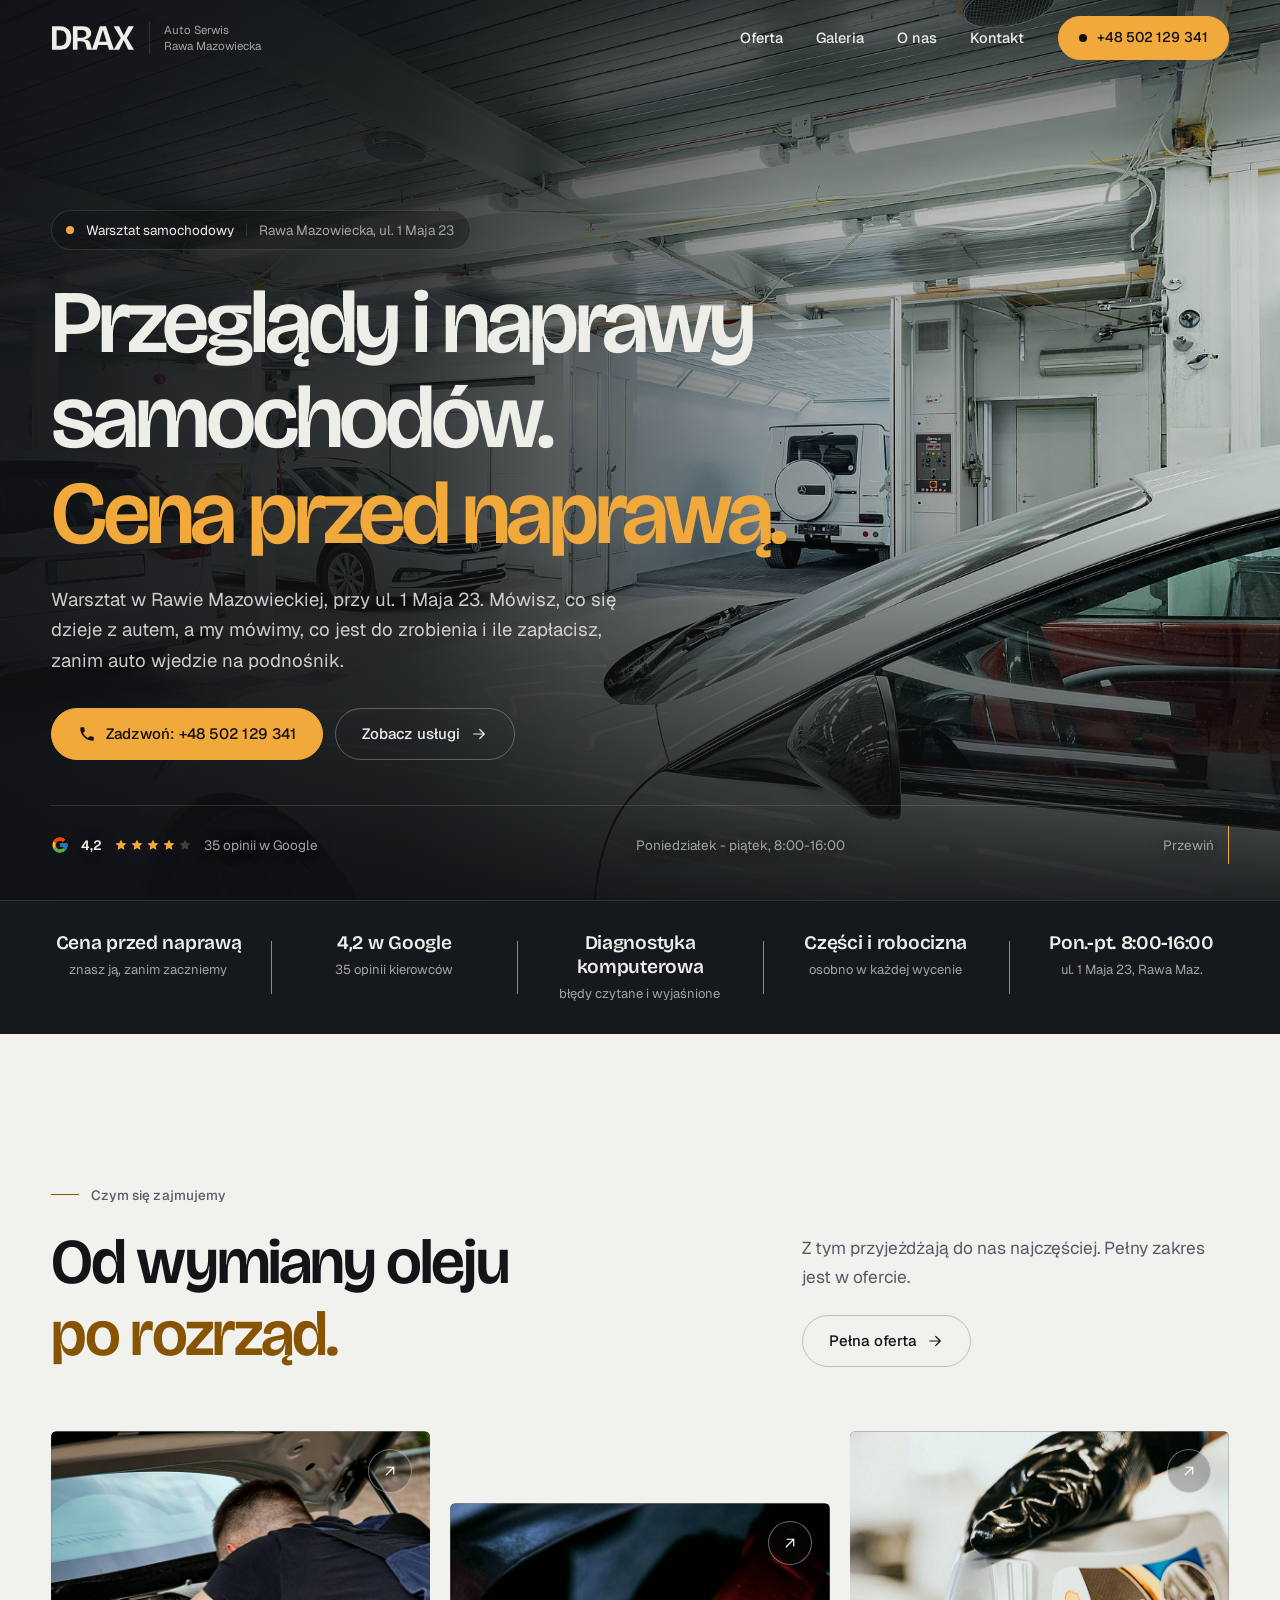
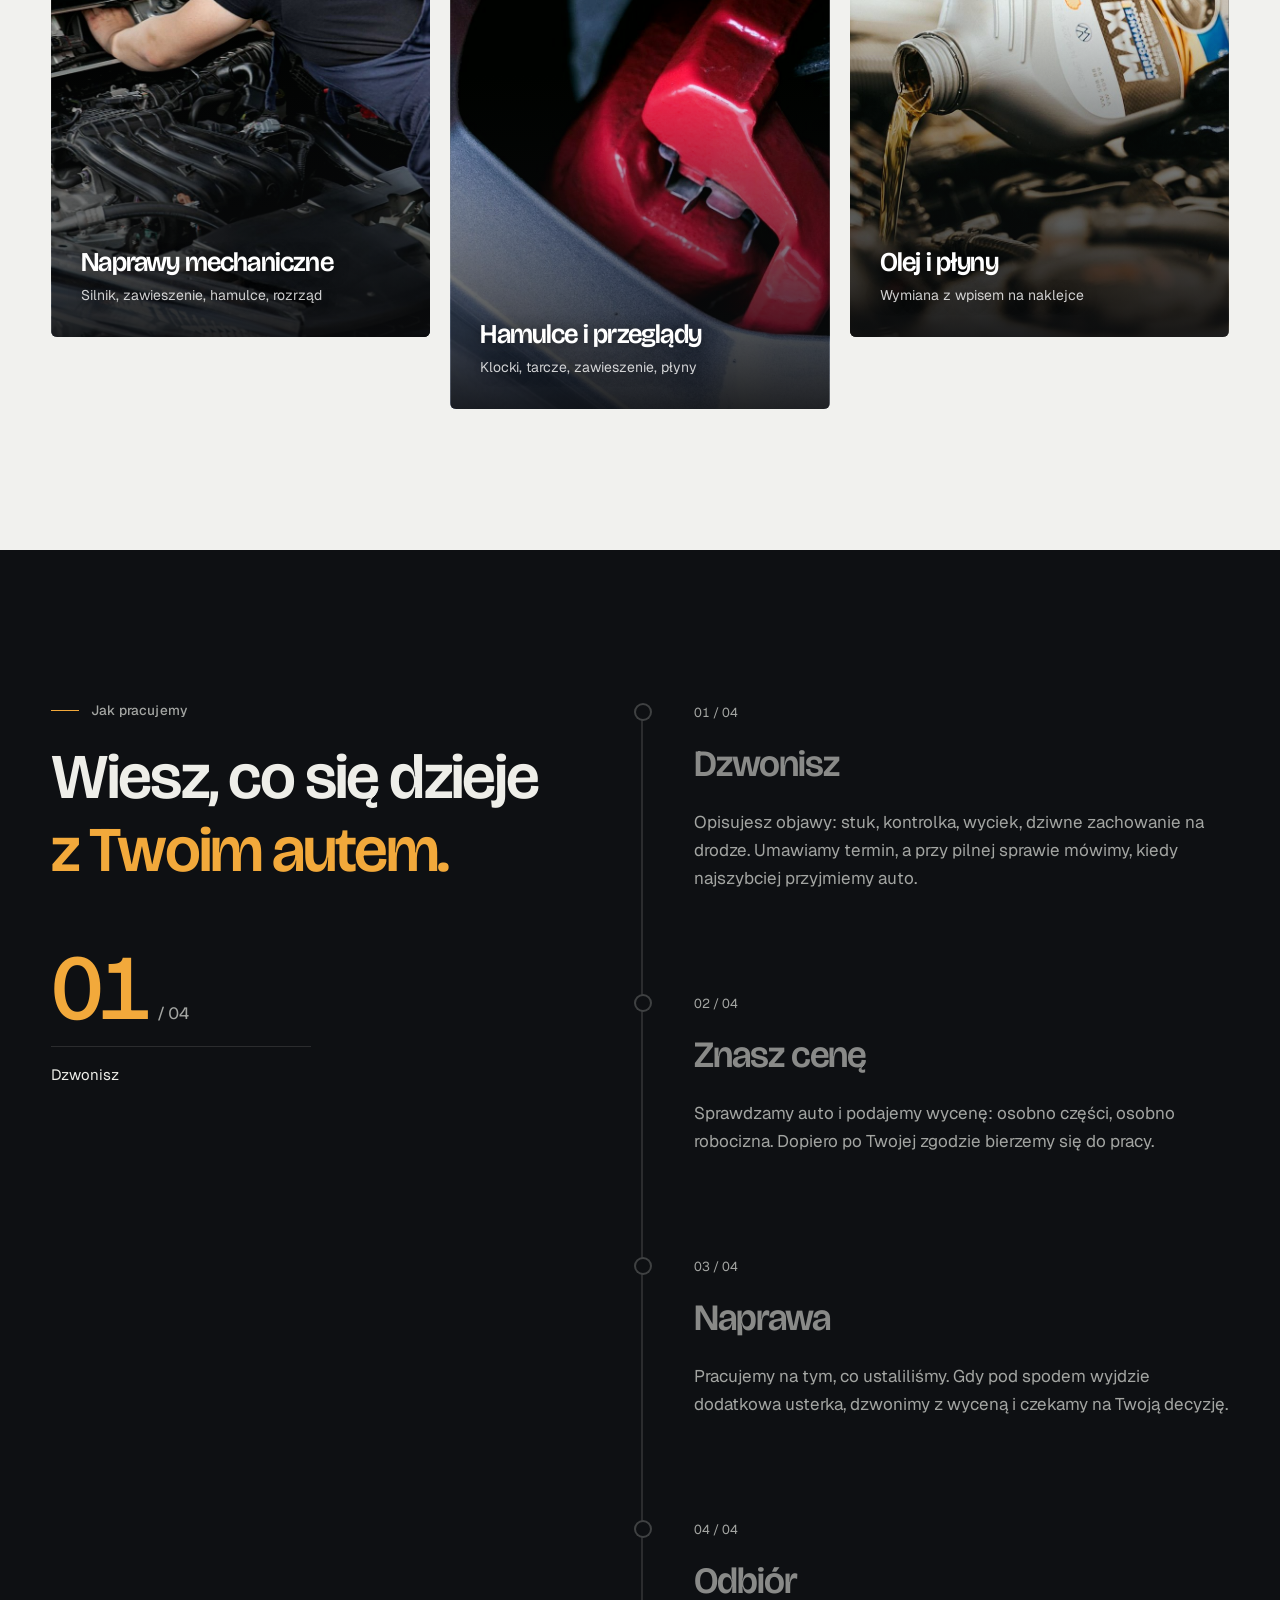
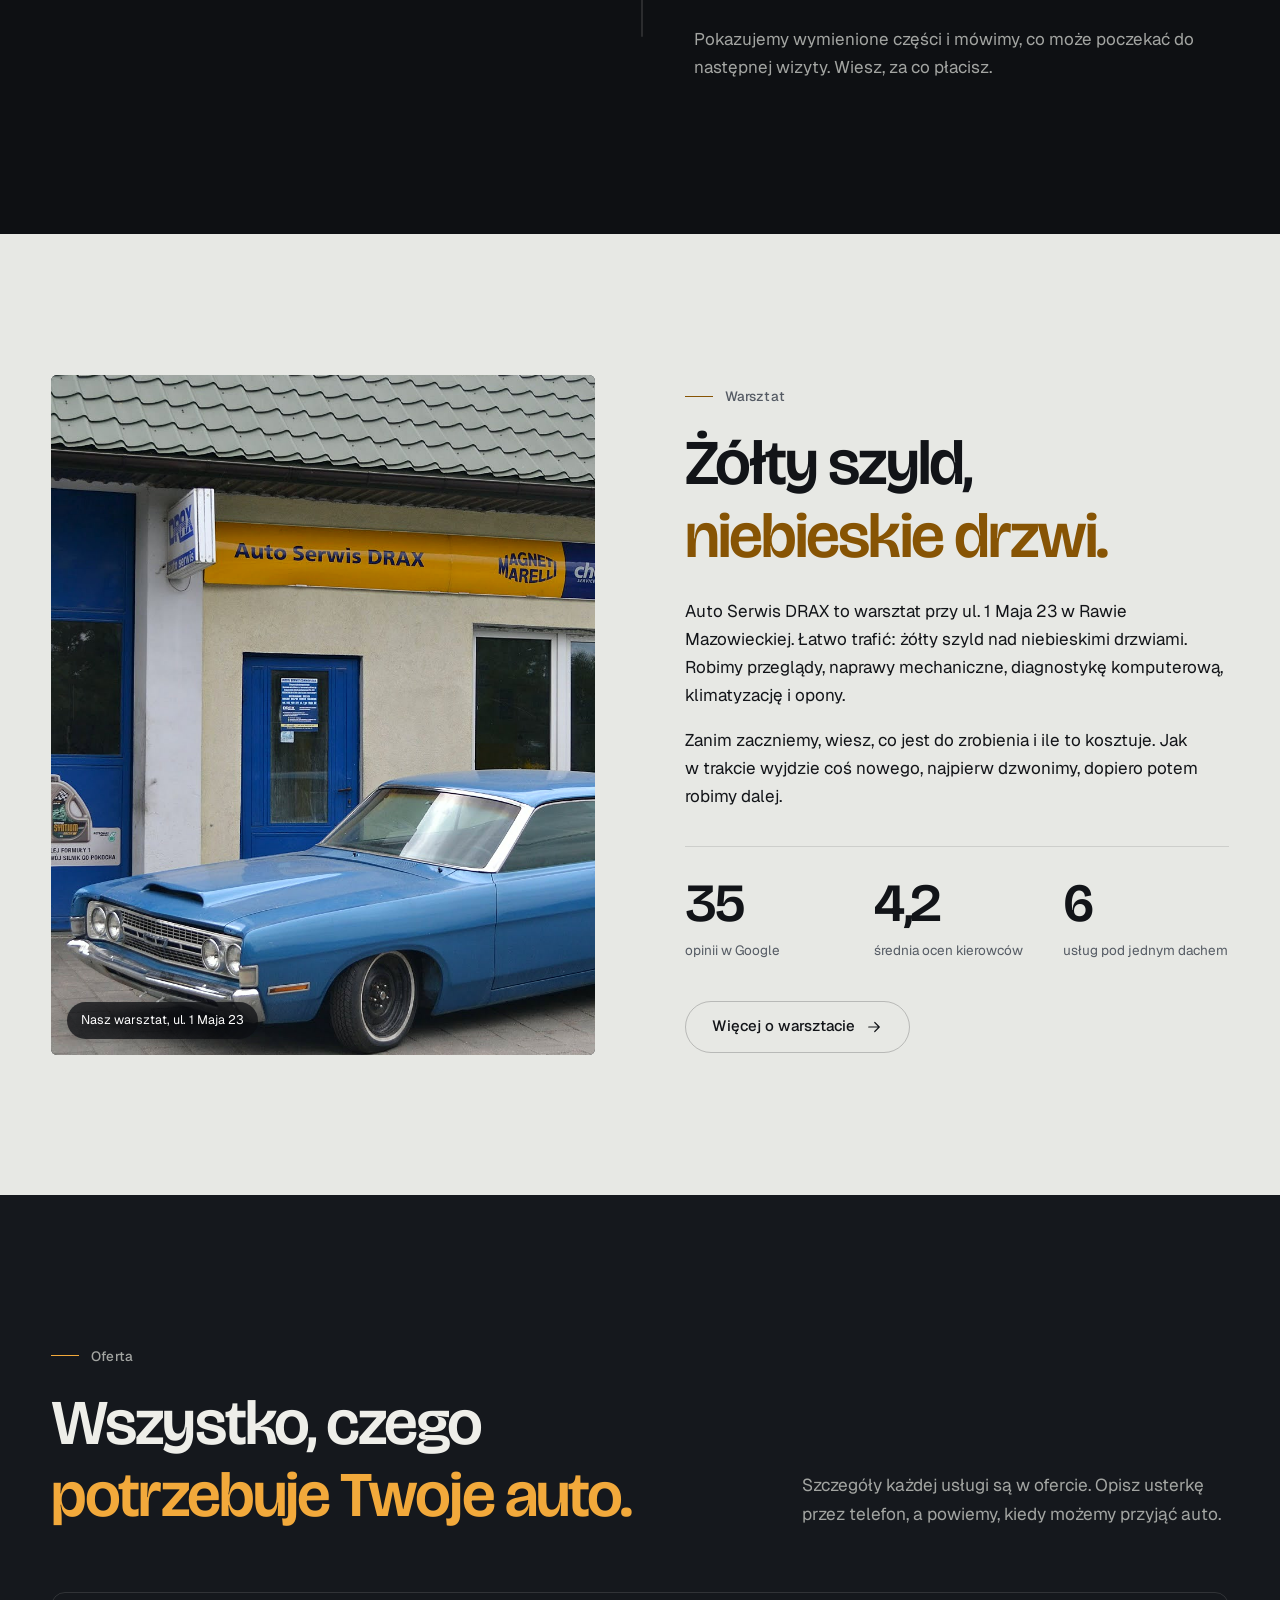
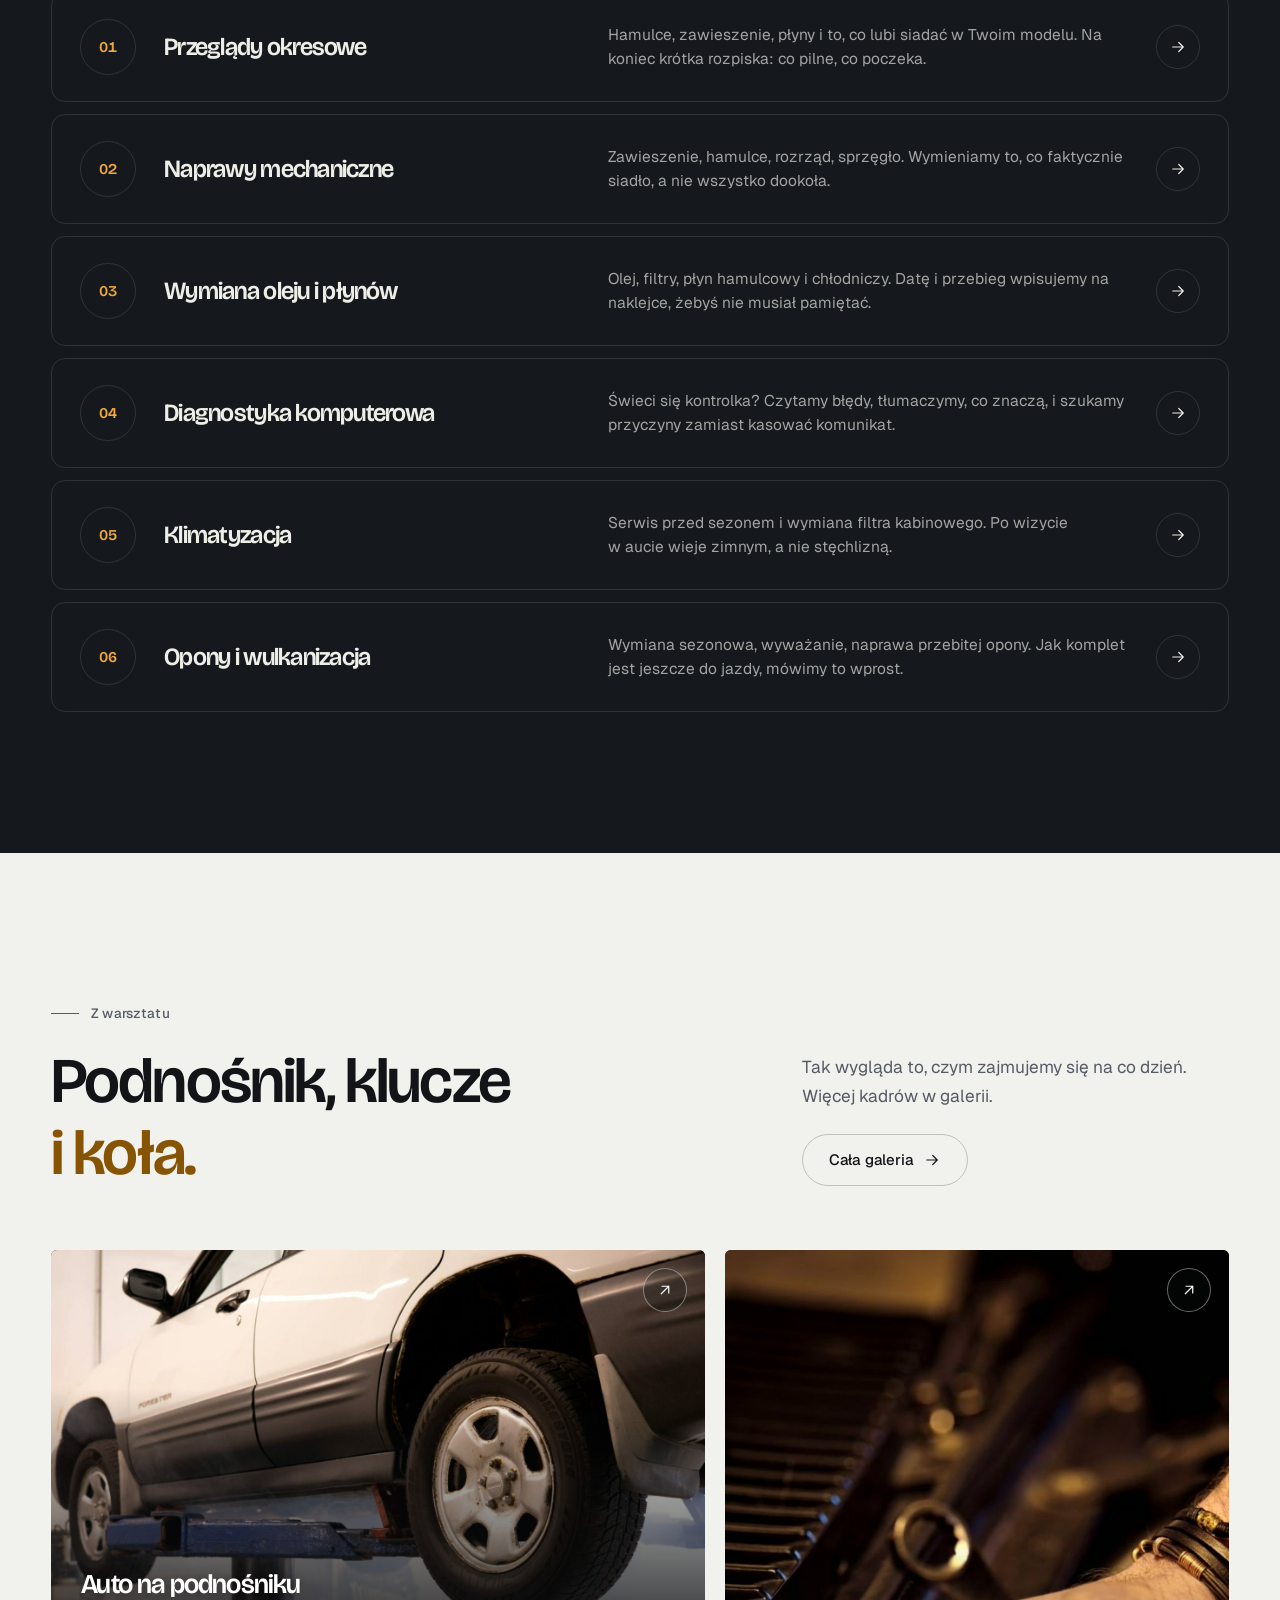
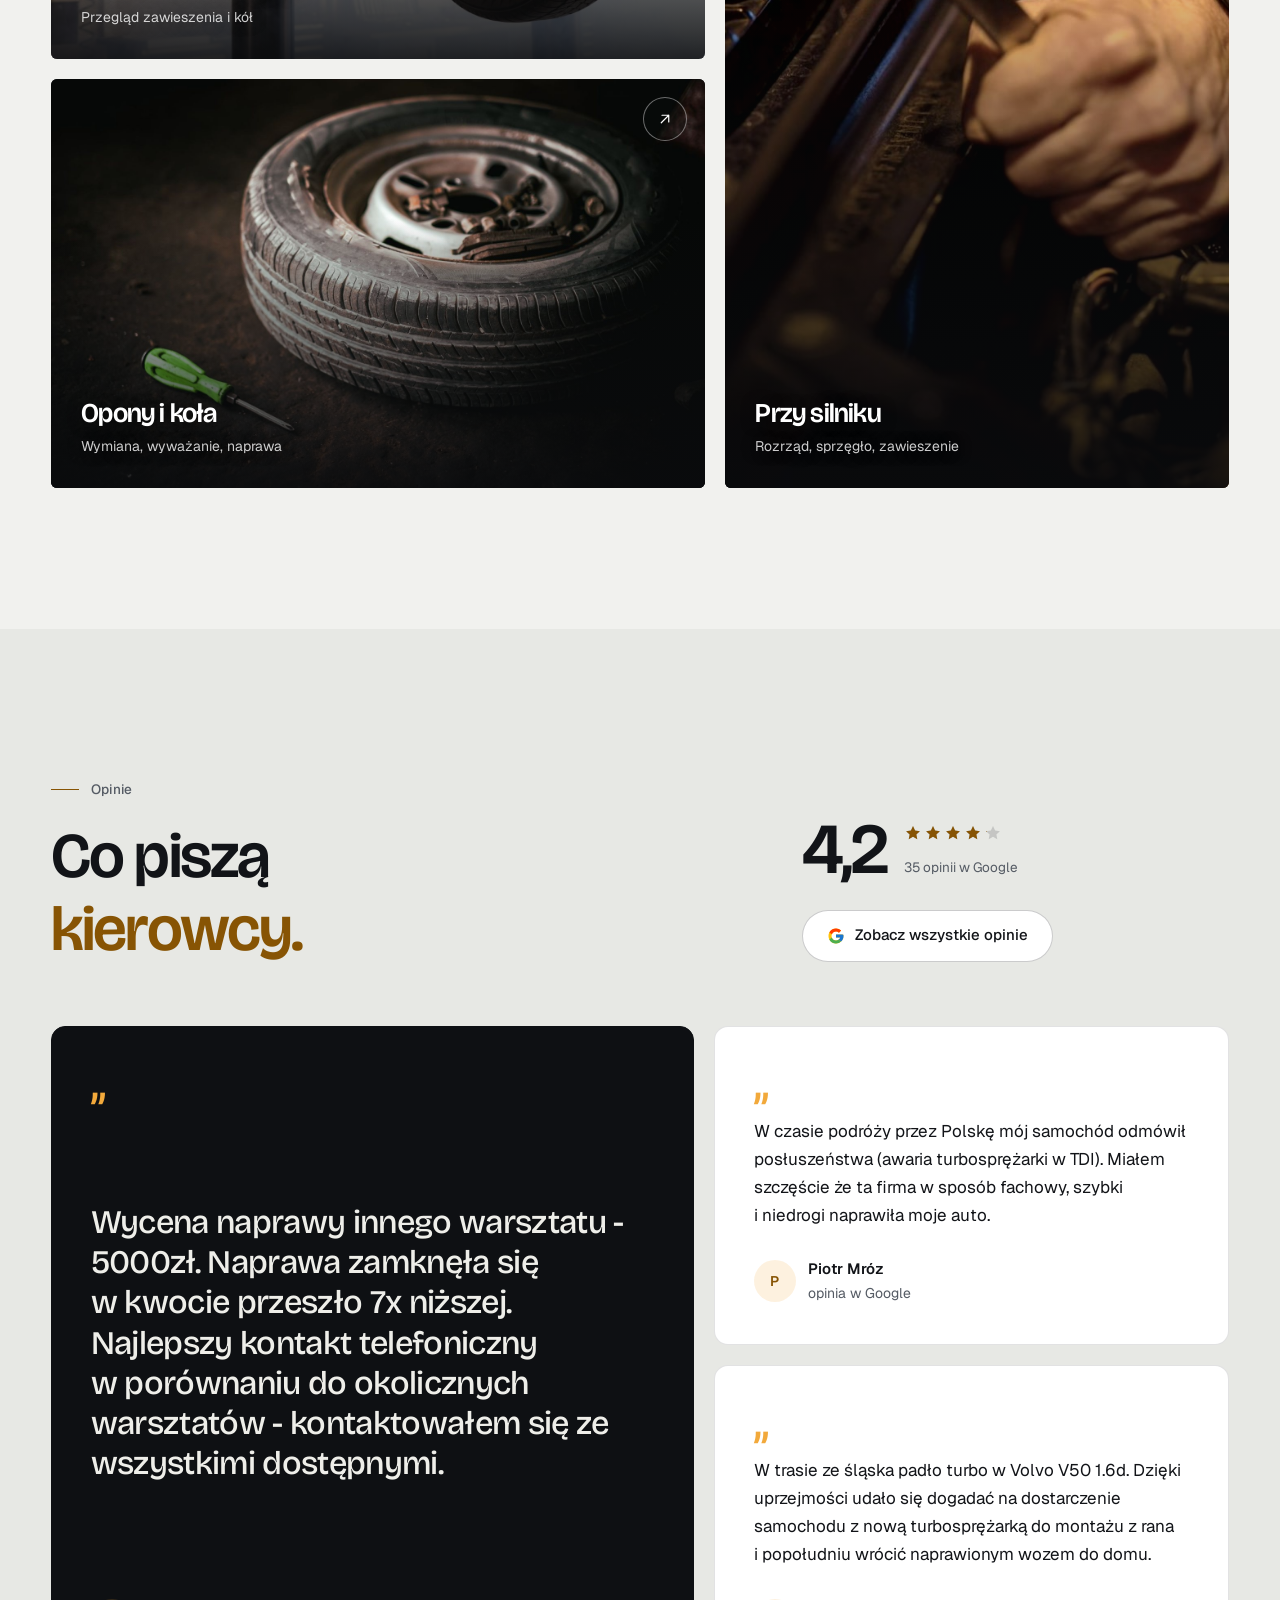
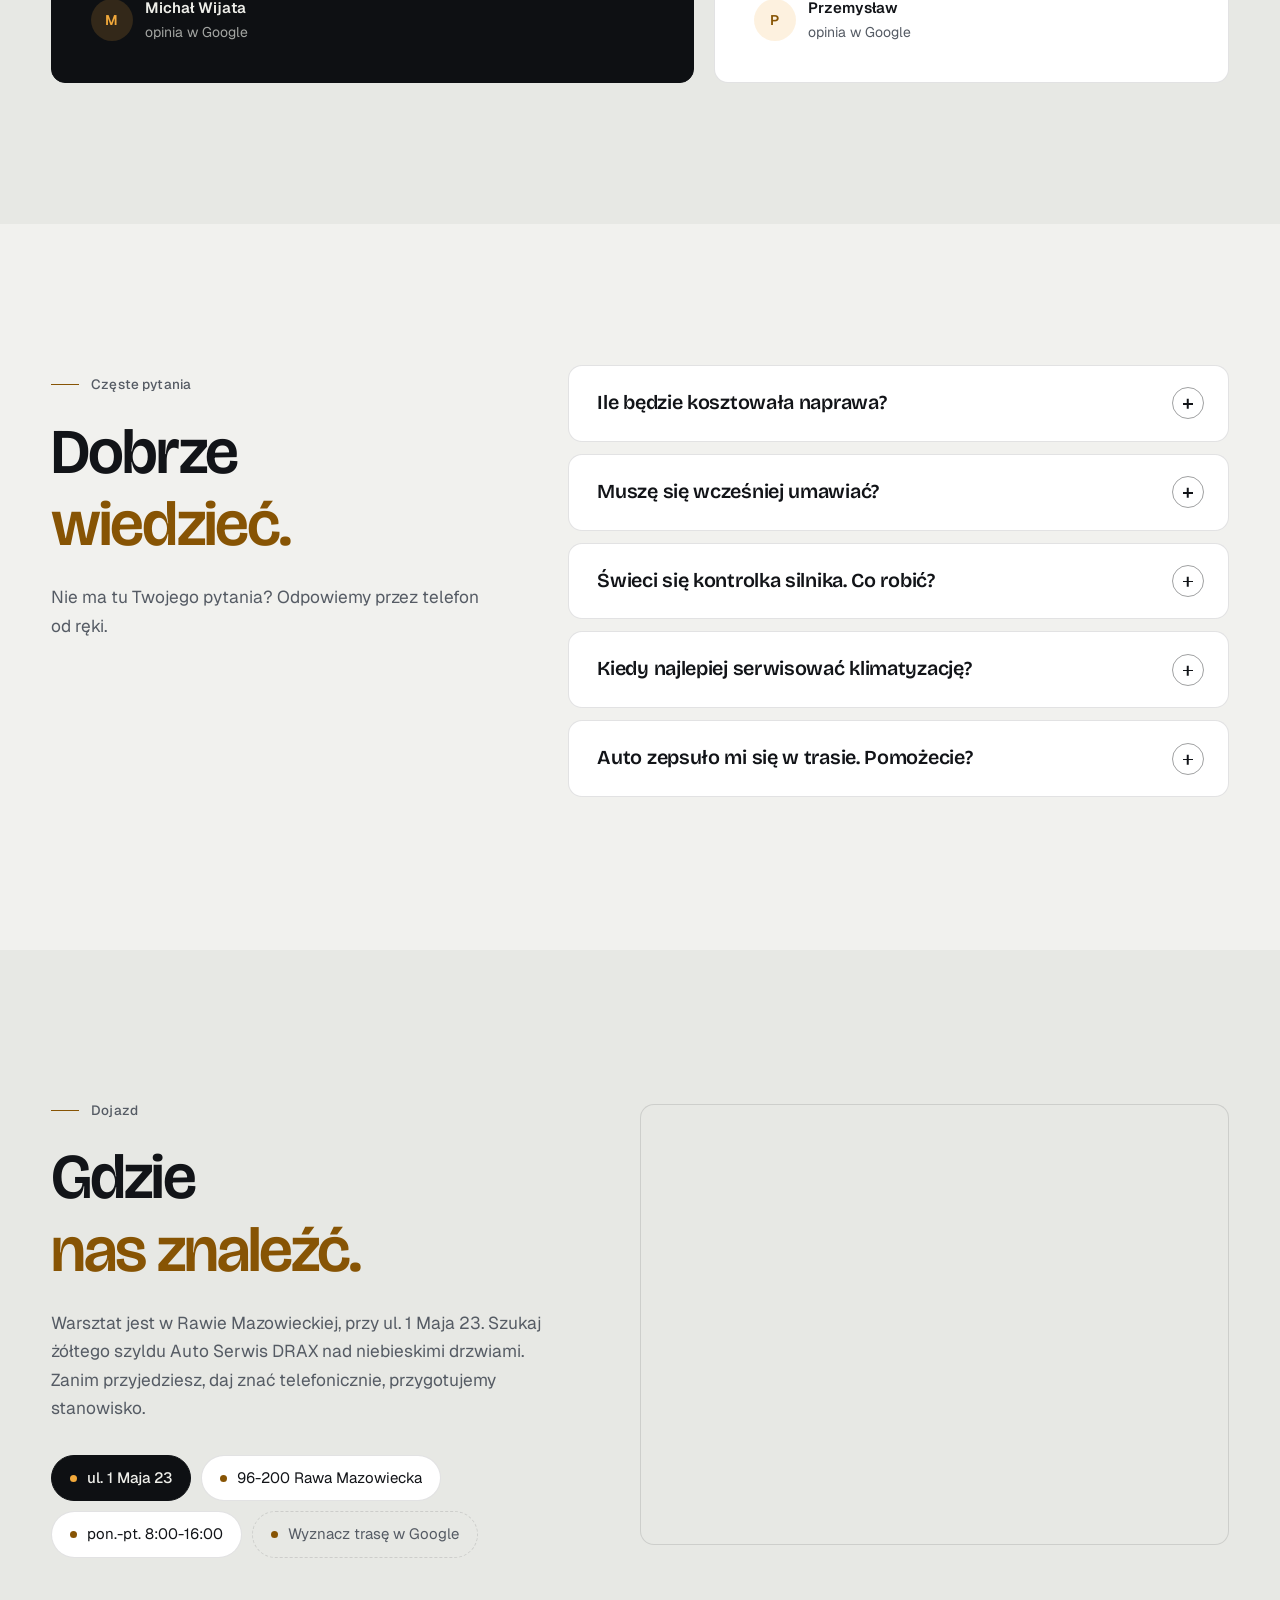
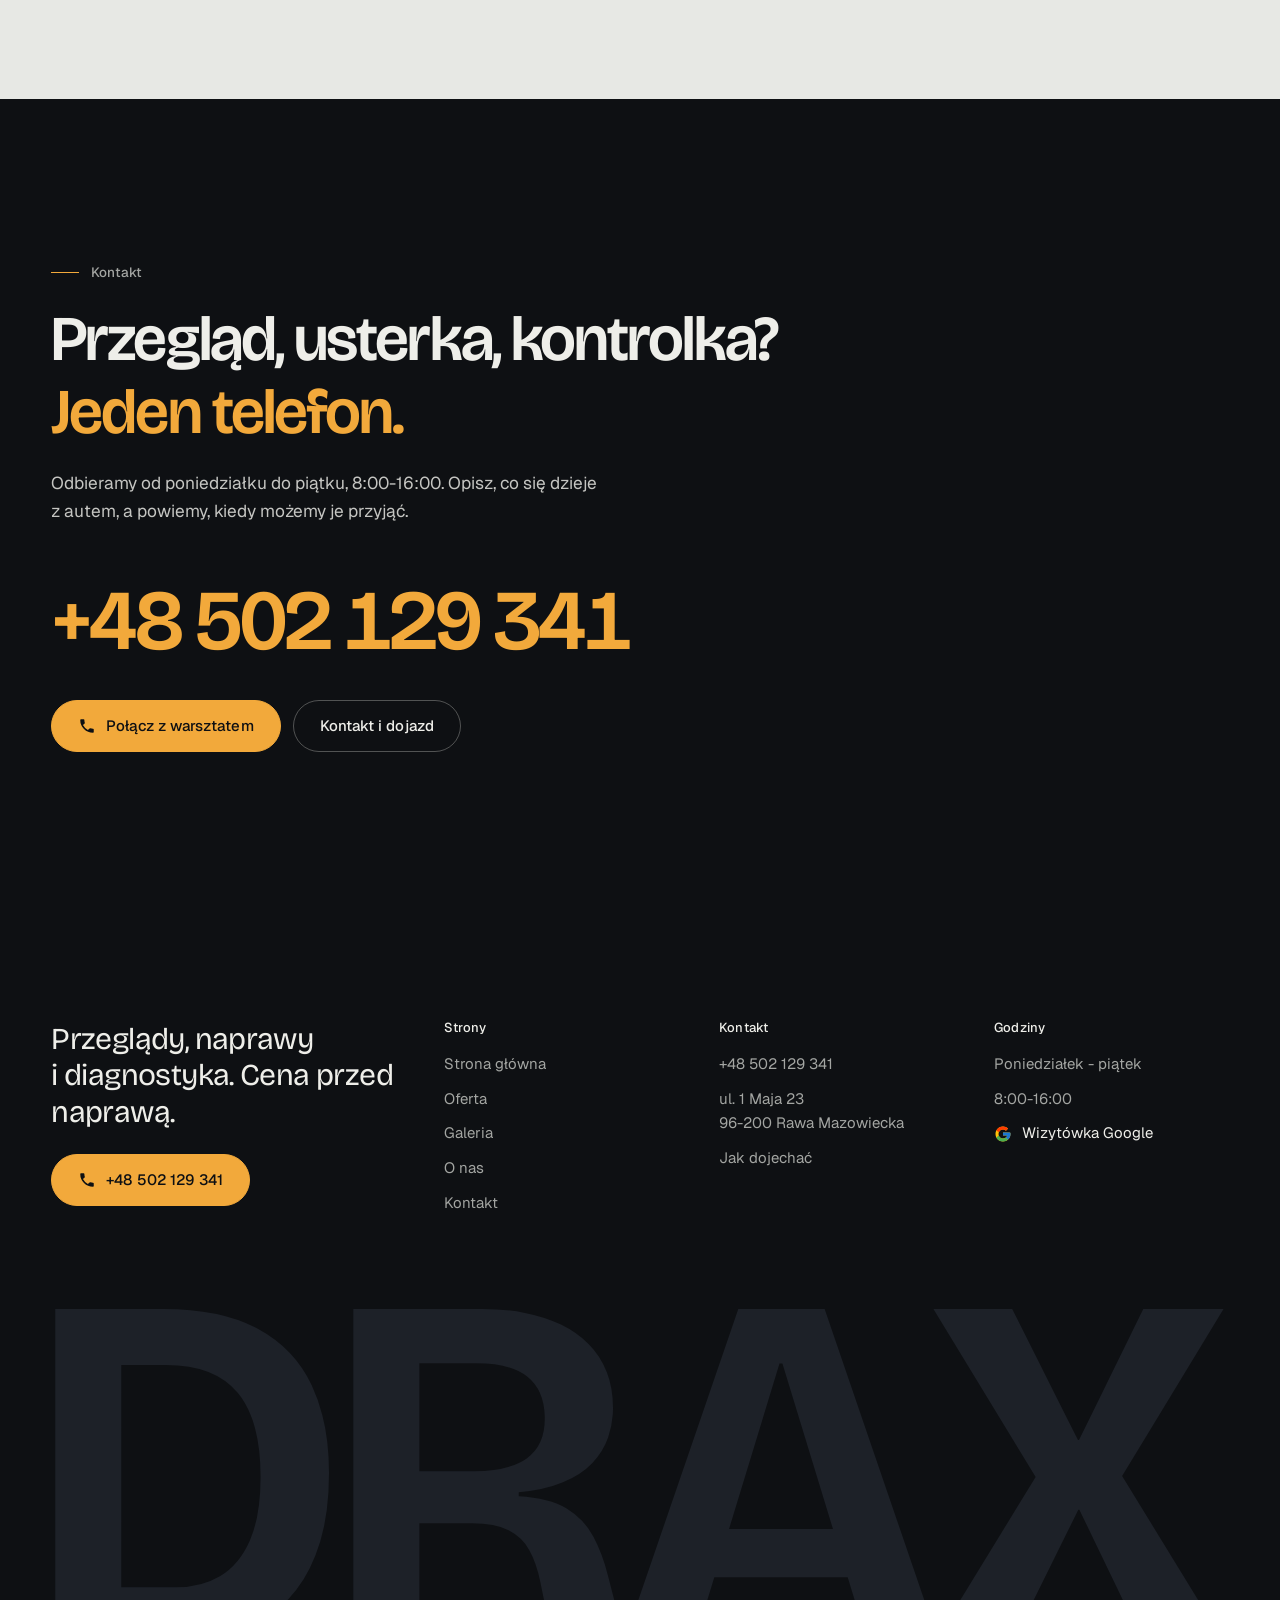
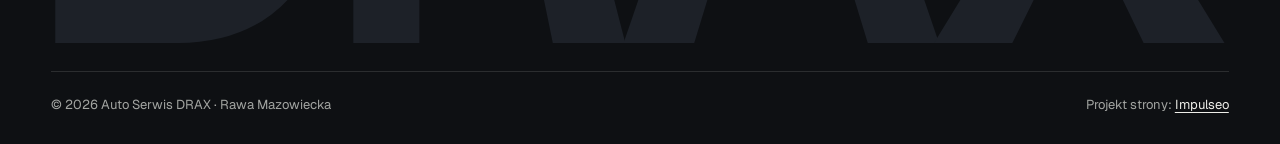
<file: index.html>
<!DOCTYPE html>
<html lang="pl">
<head>
<meta charset="UTF-8">
<meta name="viewport" content="width=device-width, initial-scale=1.0">
<title>Auto Serwis DRAX - warsztat samochodowy Rawa Mazowiecka</title>
<meta name="description" content="Warsztat samochodowy w Rawie Mazowieckiej, ul. 1 Maja 23: przeglądy, naprawy mechaniczne, diagnostyka komputerowa, klimatyzacja, opony. Cena przed naprawą. Tel. +48 502 129 341.">
<link rel="canonical" href="https://impulseo-pl.github.io/f-h-u-drax-katarzyna-dorabiala/">
<meta name="robots" content="noindex, nofollow">
<meta name="theme-color" content="#0E1013">
<meta property="og:type" content="website">
<meta property="og:locale" content="pl_PL">
<meta property="og:site_name" content="Auto Serwis DRAX">
<meta property="og:title" content="Auto Serwis DRAX - warsztat samochodowy Rawa Mazowiecka">
<meta property="og:description" content="Warsztat samochodowy w Rawie Mazowieckiej, ul. 1 Maja 23: przeglądy, naprawy mechaniczne, diagnostyka komputerowa, klimatyzacja, opony. Cena przed naprawą. Tel. +48 502 129 341.">
<meta property="og:url" content="https://impulseo-pl.github.io/f-h-u-drax-katarzyna-dorabiala/">
<meta property="og:image" content="https://impulseo-pl.github.io/f-h-u-drax-katarzyna-dorabiala/img/og.jpg">
<meta property="og:image:width" content="1200">
<meta property="og:image:height" content="630">
<meta name="twitter:card" content="summary_large_image">
<script type="application/ld+json">{"@context": "https://schema.org", "@type": "AutoRepair", "name": "Auto Serwis DRAX", "url": "https://impulseo-pl.github.io/f-h-u-drax-katarzyna-dorabiala/", "telephone": "+48502129341", "image": "https://impulseo-pl.github.io/f-h-u-drax-katarzyna-dorabiala/img/og.jpg", "address": {"@type": "PostalAddress", "streetAddress": "ul. 1 Maja 23", "postalCode": "96-200", "addressLocality": "Rawa Mazowiecka", "addressCountry": "PL"}, "geo": {"@type": "GeoCoordinates", "latitude": 51.7636779, "longitude": 20.2411937}, "openingHours": "Mo-Fr 08:00-16:00", "aggregateRating": {"@type": "AggregateRating", "ratingValue": "4.2", "reviewCount": "35"}, "sameAs": ["https://www.google.com/maps/place/F.H.U.+DRAX+KATARZYNA+DORABIA%C5%81A/@51.7636779,20.2411937,17z/data=!4m6!3m5!1s0x4719705bfe88491b:0x3446fc376661b78e!8m2!3d51.7636779!4d20.2411937!16s%2Fg%2F1v26kvxt"]}</script>
<script>(function(){var d=document.documentElement;d.classList.add('js');try{if(!window.matchMedia('(prefers-reduced-motion: reduce)').matches)d.classList.add('anim');}catch(e){}setTimeout(function(){if(!d.classList.contains('anim-ok'))d.classList.remove('anim');},3500);})();</script>
<script>(function(){try{var d=document.documentElement,q=/[?&]intro/.test(location.search);if(!q&&window.matchMedia&&matchMedia('(prefers-reduced-motion: reduce)').matches)return;if(!q&&sessionStorage.getItem('drax_intro'))return;sessionStorage.setItem('drax_intro','1');d.classList.add('intro-on');setTimeout(function(){d.classList.remove('intro-on','intro-gra','intro-out');d.classList.add('hero-go')},4600);}catch(e){}})();</script>
<link rel="preload" as="image" href="img/hero.jpg" fetchpriority="high">
<link rel="preconnect" href="https://fonts.googleapis.com">
<link rel="preconnect" href="https://fonts.gstatic.com" crossorigin>
<link href="https://fonts.googleapis.com/css2?family=Bricolage+Grotesque:opsz,wght@12..96,400..700&family=Geist:wght@400..600&display=swap" rel="stylesheet">
<link rel="stylesheet" href="assets/styles.css?v=20261106">
<script src="assets/lenis.min.js?v=1.1.20" defer></script>
<script src="assets/main.js?v=20261106" defer></script>
<meta name="nb-deploy" content="4b18a327428f">
</head>
<body>
<a class="skip" href="#tresc">Przejdź do treści</a>
<header class="site-head">
<div class="intro" aria-hidden="true"><span class="intro-line"><i></i></span><span class="intro-meta">auto serwis · Rawa Mazowiecka · ul. 1 Maja 23</span></div><div class="head-in">
  <a class="brand" href="index.html" aria-label="Auto Serwis DRAX - strona główna">
    <span class="znak"><svg class="wm" viewBox="37 -668 2327 676" role="img" aria-label="DRAX"><path pathLength="1" style="--i:0" d="M107.4 0V-110.4H285.3Q334.4 -110.4 371.7 -132.7Q409 -155 430 -202.8Q451.1 -250.6 451.1 -328Q451.1 -383.7 439.9 -425.3Q428.8 -466.9 406 -494.5Q383.3 -522.1 348.1 -535.8Q312.9 -549.6 264.1 -549.6H107.4V-660H259.2Q373.2 -660 445.6 -621Q517.9 -582 552.2 -509.5Q586.4 -437 586.4 -336.3Q586.4 -258.3 569.2 -201.3Q552 -144.3 521.8 -105.3Q491.5 -66.3 453.4 -43.3Q415.3 -20.3 372.8 -10.1Q330.3 0 288.8 0ZM45.4 0V-660H175.9V0Z"/><path pathLength="1" style="--i:1" d="M634.4 0V-660H889.5Q934.1 -660 973.5 -652.4Q1012.8 -644.7 1044.7 -629.3Q1076.6 -613.8 1099.7 -590.5Q1122.8 -567.2 1135.2 -535.7Q1147.6 -504.2 1147.6 -464.5Q1147.6 -434.4 1137.9 -406.3Q1128.1 -378.2 1106.4 -355.5Q1084.6 -332.7 1048.7 -317.8Q1012.7 -302.8 961.3 -298V-290Q1021.7 -286.7 1056 -265.8Q1090.2 -244.8 1108.6 -210.7Q1127 -176.6 1137.8 -132.5L1171.9 0H1028.6L1003.6 -122Q996.4 -158.1 982.2 -183.6Q968.1 -209.1 941.3 -222.8Q914.6 -236.6 869.1 -236.6H764.9V0ZM764.9 -339.7H873.6Q941.5 -339.7 977.1 -364.9Q1012.7 -390.1 1012.7 -443Q1012.7 -498.4 979.2 -525.7Q945.8 -553.1 877.9 -553.1H764.9Z"/><path pathLength="1" style="--i:2" d="M1168.4 0 1395.1 -660H1565.8L1791.8 0H1651L1482.3 -552.4H1476.6L1308.1 0ZM1285.6 -129.9V-225.3H1690.1V-129.9Z"/><path pathLength="1" style="--i:3" d="M1781.9 0 1982.7 -328.2 1780.7 -660H1936.4L2066.4 -401H2068.4L2195.4 -660H2354L2153.6 -329.9L2355.9 0H2196L2069.1 -263.5H2067.1L1936.7 0Z"/></svg></span>
    <span class="brand-sub">Auto Serwis<br>Rawa Mazowiecka</span>
  </a>
  <nav class="nav-links" aria-label="Menu główne">
    <a class="nl" href="oferta.html">Oferta</a><a class="nl" href="realizacje.html">Galeria</a><a class="nl" href="o-nas.html">O&nbsp;nas</a><a class="nl" href="kontakt.html">Kontakt</a>
    <a class="btn btn-copper nav-cta" href="tel:+48502129341"><span class="live" aria-hidden="true"></span>+48 502 129 341</a>
  </nav>
  <button class="burger" type="button" aria-label="Otwórz menu" aria-expanded="false" aria-controls="mnav"><span></span><span></span></button>
</div>
</header>
<script>(function(){var d=document.documentElement;if(!d.classList.contains('intro-on'))return;
var wyszlo=false,koniec=false,t0=Date.now();
function heroGotowe(){var im=document.querySelector('.hero-media img');return !!(im&&im.complete&&im.naturalWidth>0);}
function sprzataj(){if(koniec)return;koniec=true;d.classList.add('hero-go');d.classList.remove('intro-on','intro-gra','intro-out');
['--i-w','--i-h','--i-px','--i-py','--i-zmniejsz','--i-baza-w','--i-baza-h'].forEach(function(k){d.style.removeProperty(k);});
try{document.dispatchEvent(new Event('wejscie:koniec'));}catch(e){}}
function wyjdz(){if(wyszlo||koniec)return;wyszlo=true;d.classList.add('intro-out');setTimeout(function(){d.classList.add('hero-go');},240);setTimeout(sprzataj,880);}
function moze(){if(wyszlo||koniec)return;var t=Date.now()-t0;if(t>=1240&&(heroGotowe()||t>=1700))wyjdz();else setTimeout(moze,60);}
try{var znak=document.querySelector('.brand .znak'),wm=znak&&znak.querySelector('.wm');if(!wm){sprzataj();return;}
znak.classList.add('mierze');var r=wm.getBoundingClientRect();znak.classList.remove('mierze');
if(!r.width||!r.height){sprzataj();return;}
var W=window.innerWidth,H=window.innerHeight,cel=W<680?Math.min(W*0.66,300):Math.min(W*0.34,520);cel=Math.max(r.width,cel);
var u=function(k,v){d.style.setProperty(k,v);};
u('--i-w',Math.round(cel)+'px');u('--i-h',Math.round(cel*r.height/r.width)+'px');u('--i-zmniejsz',(r.width/cel).toFixed(4));
u('--i-px',Math.round(r.left+r.width/2-W/2)+'px');u('--i-py',Math.round(r.top+r.height/2-H/2)+'px');
u('--i-baza-w',Math.round(r.width)+'px');u('--i-baza-h',Math.round(r.height)+'px');
requestAnimationFrame(function(){requestAnimationFrame(function(){d.classList.add('intro-gra');t0=Date.now();moze();});});
['wheel','touchstart','keydown','pointerdown'].forEach(function(ev){window.addEventListener(ev,function(){sprzataj();},{once:true,passive:true});});
setTimeout(sprzataj,3900);
}catch(e){sprzataj();}})();</script>
<div class="mnav" id="mnav">
  <div class="mnav-in">
    <a class="ml" href="index.html" aria-current="page">Strona główna</a><a class="ml" href="oferta.html">Oferta</a><a class="ml" href="realizacje.html">Galeria</a><a class="ml" href="o-nas.html">O&nbsp;nas</a><a class="ml" href="kontakt.html">Kontakt</a>
    <div class="mnav-foot">
      <span>Warsztat czynny od poniedziałku do piątku, 8:00-16:00</span>
      <a class="btn btn-copper" href="tel:+48502129341"><svg class="ico" width="16" height="16" viewBox="0 0 24 24" fill="none" aria-hidden="true"><path d="M6.6 10.8a15.5 15.5 0 0 0 6.6 6.6l2.2-2.2a1 1 0 0 1 1-.24 11.4 11.4 0 0 0 3.6.58 1 1 0 0 1 1 1V20a1 1 0 0 1-1 1A17 17 0 0 1 3 4a1 1 0 0 1 1-1h3.5a1 1 0 0 1 1 1c0 1.25.2 2.46.58 3.6a1 1 0 0 1-.25 1l-2.23 2.2Z" fill="currentColor"/></svg>+48 502 129 341</a>
    </div>
  </div>
</div>
<main id="tresc">

<section class="hero">
  <div class="hero-media"><img src="img/hero.jpg" alt="Jasna hala warsztatu samochodowego z autami przygotowanymi do serwisu" width="1880" height="1253" decoding="async" fetchpriority="high"></div>
  <div class="hero-in">
    <p class="hero-tag up" style="--d:0"><span class="live" aria-hidden="true"></span>Warsztat samochodowy<span class="sep" aria-hidden="true"></span><span class="muted">Rawa Mazowiecka, ul. 1 Maja 23</span></p>
    <h1><span class="ln"><span class="ln-i" style="--k:0">Przeglądy i&nbsp;naprawy</span></span><span class="ln"><span class="ln-i" style="--k:1">samochodów.</span></span><span class="ln"><span class="ln-i" style="--k:2"><em>Cena przed naprawą.</em></span></span></h1>
    <p class="hero-lead up" style="--d:380">Warsztat w&nbsp;Rawie Mazowieckiej, przy ul. 1 Maja 23. Mówisz, co się dzieje z&nbsp;autem, a&nbsp;my mówimy, co jest do zrobienia i&nbsp;ile zapłacisz, zanim auto wjedzie na podnośnik.</p>
    <div class="hero-ctas up" style="--d:500">
      <a class="btn btn-copper" href="tel:+48502129341"><svg class="ico" width="16" height="16" viewBox="0 0 24 24" fill="none" aria-hidden="true"><path d="M6.6 10.8a15.5 15.5 0 0 0 6.6 6.6l2.2-2.2a1 1 0 0 1 1-.24 11.4 11.4 0 0 0 3.6.58 1 1 0 0 1 1 1V20a1 1 0 0 1-1 1A17 17 0 0 1 3 4a1 1 0 0 1 1-1h3.5a1 1 0 0 1 1 1c0 1.25.2 2.46.58 3.6a1 1 0 0 1-.25 1l-2.23 2.2Z" fill="currentColor"/></svg>Zadzwoń: +48 502 129 341</a>
      <a class="btn btn-ghost" href="oferta.html">Zobacz usługi<svg class="ico arr" width="18" height="18" viewBox="0 0 24 24" fill="none" stroke="currentColor" stroke-width="1.6" stroke-linecap="round" stroke-linejoin="round" aria-hidden="true"><path d="M5 12h14M13 6l6 6-6 6"/></svg></a>
    </div>
    <div class="hero-foot up" style="--d:640">
      <span class="rate"><svg class="g-logo" viewBox="0 0 48 48" aria-hidden="true"><path fill="#FFC107" d="M43.6 20.5H42V20H24v8h11.3C33.7 32.7 29.2 36 24 36c-6.6 0-12-5.4-12-12s5.4-12 12-12c3.1 0 5.8 1.2 7.9 3.1l5.7-5.7C34 6.1 29.3 4 24 4 12.9 4 4 12.9 4 24s8.9 20 20 20 20-8.9 20-20c0-1.3-.1-2.4-.4-3.5z"/><path fill="#FF3D00" d="m6.3 14.7 6.6 4.8C14.7 15.1 19 12 24 12c3.1 0 5.8 1.2 7.9 3.1l5.7-5.7C34 6.1 29.3 4 24 4 16.3 4 9.7 8.3 6.3 14.7z"/><path fill="#4CAF50" d="M24 44c5.2 0 9.9-2 13.4-5.2l-6.2-5.2A11.9 11.9 0 0 1 24 36c-5.2 0-9.6-3.3-11.3-7.9l-6.5 5C9.5 39.6 16.2 44 24 44z"/><path fill="#1976D2" d="M43.6 20.5H42V20H24v8h11.3a12 12 0 0 1-4.1 5.6l6.2 5.2C37 39.2 44 34 44 24c0-1.3-.1-2.4-.4-3.5z"/></svg><b>4,2</b><span class="stars-r" aria-label="Ocena 4,2 na 5" style="--ocena:84%"><svg viewBox="0 0 24 24" aria-hidden="true"><path fill="currentColor" d="M12 2.8l2.8 5.9 6.4.8-4.7 4.4 1.2 6.3L12 17.1l-5.7 3.1 1.2-6.3L2.8 9.5l6.4-.8z"/></svg><svg viewBox="0 0 24 24" aria-hidden="true"><path fill="currentColor" d="M12 2.8l2.8 5.9 6.4.8-4.7 4.4 1.2 6.3L12 17.1l-5.7 3.1 1.2-6.3L2.8 9.5l6.4-.8z"/></svg><svg viewBox="0 0 24 24" aria-hidden="true"><path fill="currentColor" d="M12 2.8l2.8 5.9 6.4.8-4.7 4.4 1.2 6.3L12 17.1l-5.7 3.1 1.2-6.3L2.8 9.5l6.4-.8z"/></svg><svg viewBox="0 0 24 24" aria-hidden="true"><path fill="currentColor" d="M12 2.8l2.8 5.9 6.4.8-4.7 4.4 1.2 6.3L12 17.1l-5.7 3.1 1.2-6.3L2.8 9.5l6.4-.8z"/></svg><svg viewBox="0 0 24 24" aria-hidden="true"><path fill="currentColor" d="M12 2.8l2.8 5.9 6.4.8-4.7 4.4 1.2 6.3L12 17.1l-5.7 3.1 1.2-6.3L2.8 9.5l6.4-.8z"/></svg><span class="on" aria-hidden="true"><svg viewBox="0 0 24 24" aria-hidden="true"><path fill="currentColor" d="M12 2.8l2.8 5.9 6.4.8-4.7 4.4 1.2 6.3L12 17.1l-5.7 3.1 1.2-6.3L2.8 9.5l6.4-.8z"/></svg><svg viewBox="0 0 24 24" aria-hidden="true"><path fill="currentColor" d="M12 2.8l2.8 5.9 6.4.8-4.7 4.4 1.2 6.3L12 17.1l-5.7 3.1 1.2-6.3L2.8 9.5l6.4-.8z"/></svg><svg viewBox="0 0 24 24" aria-hidden="true"><path fill="currentColor" d="M12 2.8l2.8 5.9 6.4.8-4.7 4.4 1.2 6.3L12 17.1l-5.7 3.1 1.2-6.3L2.8 9.5l6.4-.8z"/></svg><svg viewBox="0 0 24 24" aria-hidden="true"><path fill="currentColor" d="M12 2.8l2.8 5.9 6.4.8-4.7 4.4 1.2 6.3L12 17.1l-5.7 3.1 1.2-6.3L2.8 9.5l6.4-.8z"/></svg><svg viewBox="0 0 24 24" aria-hidden="true"><path fill="currentColor" d="M12 2.8l2.8 5.9 6.4.8-4.7 4.4 1.2 6.3L12 17.1l-5.7 3.1 1.2-6.3L2.8 9.5l6.4-.8z"/></svg></span></span><span>35 opinii w&nbsp;Google</span></span>
      <span>Poniedziałek - piątek, 8:00-16:00</span>
      <span class="cue" aria-hidden="true">Przewiń<span class="cue-line"><i></i></span></span>
    </div>
  </div>
</section>

<section class="strip" aria-label="Najważniejsze w skrócie">
  <div class="strip-in">
    <div class="strip-it"><div class="k">Cena przed naprawą</div><div class="v">znasz ją, zanim zaczniemy</div></div>
    <div class="strip-it"><div class="k">4,2 w&nbsp;Google</div><div class="v">35 opinii kierowców</div></div>
    <div class="strip-it"><div class="k">Diagnostyka komputerowa</div><div class="v">błędy czytane i&nbsp;wyjaśnione</div></div>
    <div class="strip-it"><div class="k">Części i&nbsp;robocizna</div><div class="v">osobno w&nbsp;każdej wycenie</div></div>
    <div class="strip-it"><div class="k">Pon.-pt. 8:00-16:00</div><div class="v">ul. 1 Maja 23, Rawa Maz.</div></div>
  </div>
</section>

<section class="sec" id="uslugi">
  <div class="wrap">
    <div class="sec-head">
      <div>
        <p class="eyebrow rv">Czym się zajmujemy</p>
        <h2 class="h2 rv rv-h"><span class="ln"><span class="ln-i" style="--k:0">Od wymiany oleju</span></span><span class="ln"><span class="ln-i" style="--k:1"><em>po rozrząd.</em></span></span></h2>
      </div>
      <div class="side rv" style="--d:120">
        <p class="lead">Z&nbsp;tym przyjeżdżają do nas najczęściej. Pełny zakres jest w&nbsp;ofercie.</p>
        <a class="btn btn-ghost" href="oferta.html">Pełna oferta<svg class="ico arr" width="18" height="18" viewBox="0 0 24 24" fill="none" stroke="currentColor" stroke-width="1.6" stroke-linecap="round" stroke-linejoin="round" aria-hidden="true"><path d="M5 12h14M13 6l6 6-6 6"/></svg></a>
      </div>
    </div>
    <div class="tiles-3">
      <a class="tile rv-img rv" style="--d:0" href="oferta.html#naprawy">
        <img src="img/g3.jpg" alt="Mechanik pochylony nad otwartą komorą silnika" width="1600" height="1066" decoding="async">
        <span class="go" aria-hidden="true"><svg class="ico" width="18" height="18" viewBox="0 0 24 24" fill="none" stroke="currentColor" stroke-width="1.6" stroke-linecap="round" stroke-linejoin="round" aria-hidden="true"><path d="M7 17 17 7M8 7h9v9"/></svg></span>
        <span class="tile-cap"><h3>Naprawy mechaniczne</h3><span>Silnik, zawieszenie, hamulce, rozrząd</span></span>
      </a><a class="tile rv-img rv" style="--d:120" href="oferta.html#przeglady">
        <img src="img/g5.jpg" alt="Czerwony zacisk hamulcowy za felgą" width="1516" height="960" decoding="async">
        <span class="go" aria-hidden="true"><svg class="ico" width="18" height="18" viewBox="0 0 24 24" fill="none" stroke="currentColor" stroke-width="1.6" stroke-linecap="round" stroke-linejoin="round" aria-hidden="true"><path d="M7 17 17 7M8 7h9v9"/></svg></span>
        <span class="tile-cap"><h3>Hamulce i&nbsp;przeglądy</h3><span>Klocki, tarcze, zawieszenie, płyny</span></span>
      </a><a class="tile rv-img rv" style="--d:240" href="oferta.html#olej">
        <img src="img/g7.jpg" alt="Wlewanie świeżego oleju do silnika" width="1600" height="1066" decoding="async">
        <span class="go" aria-hidden="true"><svg class="ico" width="18" height="18" viewBox="0 0 24 24" fill="none" stroke="currentColor" stroke-width="1.6" stroke-linecap="round" stroke-linejoin="round" aria-hidden="true"><path d="M7 17 17 7M8 7h9v9"/></svg></span>
        <span class="tile-cap"><h3>Olej i&nbsp;płyny</h3><span>Wymiana z&nbsp;wpisem na naklejce</span></span>
      </a>
    </div>
  </div>
</section>

<section class="proces proces-os sec">
  <div class="wrap proc-grid">
    <div class="proc-side">
      <p class="eyebrow rv">Jak pracujemy</p>
      <h2 class="h2 rv rv-h"><span class="ln"><span class="ln-i" style="--k:0">Wiesz, co się dzieje</span></span><span class="ln"><span class="ln-i" style="--k:1"><em>z&nbsp;Twoim autem.</em></span></span></h2>
      <div class="proc-count rv" style="--d:160" aria-hidden="true"><b>01</b><span>/ 04</span></div>
      <p class="proc-now rv" style="--d:200" aria-hidden="true">Dzwonisz</p>
    </div>
    <div class="proc-steps">
      <span class="wire" aria-hidden="true"><i></i></span>
      <ol class="proc-ol"><li class="step" data-nazwa="Dzwonisz">
          <span class="no">01 / 04</span>
          <h3>Dzwonisz</h3>
          <p>Opisujesz objawy: stuk, kontrolka, wyciek, dziwne zachowanie na drodze. Umawiamy termin, a&nbsp;przy pilnej sprawie mówimy, kiedy najszybciej przyjmiemy auto.</p>
        </li><li class="step" data-nazwa="Znasz cenę">
          <span class="no">02 / 04</span>
          <h3>Znasz cenę</h3>
          <p>Sprawdzamy auto i&nbsp;podajemy wycenę: osobno części, osobno robocizna. Dopiero po Twojej zgodzie bierzemy się do pracy.</p>
        </li><li class="step" data-nazwa="Naprawa">
          <span class="no">03 / 04</span>
          <h3>Naprawa</h3>
          <p>Pracujemy na tym, co ustaliliśmy. Gdy pod spodem wyjdzie dodatkowa usterka, dzwonimy z&nbsp;wyceną i&nbsp;czekamy na Twoją decyzję.</p>
        </li><li class="step" data-nazwa="Odbiór">
          <span class="no">04 / 04</span>
          <h3>Odbiór</h3>
          <p>Pokazujemy wymienione części i&nbsp;mówimy, co może poczekać do następnej wizyty. Wiesz, za co płacisz.</p>
        </li></ol>
    </div>
  </div>
</section>

<section class="sec paper-2">
  <div class="wrap about">
    <figure class="fig rv-img rv">
      <img src="img/about.jpg" alt="Budynek warsztatu Auto Serwis DRAX z szyldem nad wejściem" width="1600" height="1329" loading="lazy" decoding="async" data-plx="36" style="height:112%;margin-top:-6%">
      <figcaption class="fig-tag">Nasz warsztat, ul. 1 Maja 23</figcaption>
    </figure>
    <div>
      <p class="eyebrow rv">Warsztat</p>
      <h2 class="h2 rv rv-h"><span class="ln"><span class="ln-i" style="--k:0">Żółty szyld,</span></span><span class="ln"><span class="ln-i" style="--k:1"><em>niebieskie drzwi.</em></span></span></h2>
      <p class="rv" style="--d:100;margin-top:28px">Auto Serwis DRAX to warsztat przy ul. 1 Maja 23 w&nbsp;Rawie Mazowieckiej. Łatwo trafić: żółty szyld nad niebieskimi drzwiami. Robimy przeglądy, naprawy mechaniczne, diagnostykę komputerową, klimatyzację i&nbsp;opony.</p>
      <p class="rv" style="--d:160">Zanim zaczniemy, wiesz, co jest do zrobienia i&nbsp;ile to kosztuje. Jak w&nbsp;trakcie wyjdzie coś nowego, najpierw dzwonimy, dopiero potem robimy dalej.</p>
      <div class="stats rv" style="--d:200">
        <div class="stat"><b><span class="num" data-to="35">35</span></b><span>opinii w&nbsp;Google</span></div>
        <div class="stat"><b><span class="num" data-to="4,2">4,2</span></b><span>średnia ocen kierowców</span></div>
        <div class="stat"><b><span class="num" data-to="6">6</span></b><span>usług pod jednym dachem</span></div>
      </div>
      <a class="btn btn-ghost rv" style="--d:240" href="o-nas.html">Więcej o&nbsp;warsztacie<svg class="ico arr" width="18" height="18" viewBox="0 0 24 24" fill="none" stroke="currentColor" stroke-width="1.6" stroke-linecap="round" stroke-linejoin="round" aria-hidden="true"><path d="M5 12h14M13 6l6 6-6 6"/></svg></a>
    </div>
  </div>
</section>

<section class="sec dark-2" id="oferta">
  <div class="wrap">
    <div class="sec-head">
      <div>
        <p class="eyebrow rv">Oferta</p>
        <h2 class="h2 rv rv-h"><span class="ln"><span class="ln-i" style="--k:0">Wszystko, czego</span></span><span class="ln"><span class="ln-i" style="--k:1"><em>potrzebuje Twoje auto.</em></span></span></h2>
      </div>
      <div class="side rv" style="--d:120">
        <p class="lead">Szczegóły każdej usługi są w&nbsp;ofercie. Opisz usterkę przez telefon, a&nbsp;powiemy, kiedy możemy przyjąć auto.</p>
      </div>
    </div>
    <div class="svc-list">
      <a class="card rv" style="--d:0" href="oferta.html#przeglady">
        <span class="ic" aria-hidden="true">01</span>
        <h3>Przeglądy okresowe</h3>
        <p>Hamulce, zawieszenie, płyny i&nbsp;to, co lubi siadać w&nbsp;Twoim modelu. Na koniec krótka rozpiska: co pilne, co poczeka.</p>
        <span class="go" aria-hidden="true"><svg class="ico arr" width="18" height="18" viewBox="0 0 24 24" fill="none" stroke="currentColor" stroke-width="1.6" stroke-linecap="round" stroke-linejoin="round" aria-hidden="true"><path d="M5 12h14M13 6l6 6-6 6"/></svg></span>
      </a><a class="card rv" style="--d:60" href="oferta.html#naprawy">
        <span class="ic" aria-hidden="true">02</span>
        <h3>Naprawy mechaniczne</h3>
        <p>Zawieszenie, hamulce, rozrząd, sprzęgło. Wymieniamy to, co faktycznie siadło, a&nbsp;nie wszystko dookoła.</p>
        <span class="go" aria-hidden="true"><svg class="ico arr" width="18" height="18" viewBox="0 0 24 24" fill="none" stroke="currentColor" stroke-width="1.6" stroke-linecap="round" stroke-linejoin="round" aria-hidden="true"><path d="M5 12h14M13 6l6 6-6 6"/></svg></span>
      </a><a class="card rv" style="--d:120" href="oferta.html#olej">
        <span class="ic" aria-hidden="true">03</span>
        <h3>Wymiana oleju i&nbsp;płynów</h3>
        <p>Olej, filtry, płyn hamulcowy i&nbsp;chłodniczy. Datę i&nbsp;przebieg wpisujemy na naklejce, żebyś nie musiał pamiętać.</p>
        <span class="go" aria-hidden="true"><svg class="ico arr" width="18" height="18" viewBox="0 0 24 24" fill="none" stroke="currentColor" stroke-width="1.6" stroke-linecap="round" stroke-linejoin="round" aria-hidden="true"><path d="M5 12h14M13 6l6 6-6 6"/></svg></span>
      </a><a class="card rv" style="--d:180" href="oferta.html#diagnostyka">
        <span class="ic" aria-hidden="true">04</span>
        <h3>Diagnostyka komputerowa</h3>
        <p>Świeci się kontrolka? Czytamy błędy, tłumaczymy, co znaczą, i&nbsp;szukamy przyczyny zamiast kasować komunikat.</p>
        <span class="go" aria-hidden="true"><svg class="ico arr" width="18" height="18" viewBox="0 0 24 24" fill="none" stroke="currentColor" stroke-width="1.6" stroke-linecap="round" stroke-linejoin="round" aria-hidden="true"><path d="M5 12h14M13 6l6 6-6 6"/></svg></span>
      </a><a class="card rv" style="--d:240" href="oferta.html#klimatyzacja">
        <span class="ic" aria-hidden="true">05</span>
        <h3>Klimatyzacja</h3>
        <p>Serwis przed sezonem i&nbsp;wymiana filtra kabinowego. Po wizycie w&nbsp;aucie wieje zimnym, a&nbsp;nie stęchlizną.</p>
        <span class="go" aria-hidden="true"><svg class="ico arr" width="18" height="18" viewBox="0 0 24 24" fill="none" stroke="currentColor" stroke-width="1.6" stroke-linecap="round" stroke-linejoin="round" aria-hidden="true"><path d="M5 12h14M13 6l6 6-6 6"/></svg></span>
      </a><a class="card rv" style="--d:300" href="oferta.html#opony">
        <span class="ic" aria-hidden="true">06</span>
        <h3>Opony i&nbsp;wulkanizacja</h3>
        <p>Wymiana sezonowa, wyważanie, naprawa przebitej opony. Jak komplet jest jeszcze do jazdy, mówimy to wprost.</p>
        <span class="go" aria-hidden="true"><svg class="ico arr" width="18" height="18" viewBox="0 0 24 24" fill="none" stroke="currentColor" stroke-width="1.6" stroke-linecap="round" stroke-linejoin="round" aria-hidden="true"><path d="M5 12h14M13 6l6 6-6 6"/></svg></span>
      </a>
    </div>
  </div>
</section>

<section class="sec">
  <div class="wrap">
    <div class="sec-head">
      <div>
        <p class="eyebrow rv">Z warsztatu</p>
        <h2 class="h2 rv rv-h"><span class="ln"><span class="ln-i" style="--k:0">Podnośnik, klucze</span></span><span class="ln"><span class="ln-i" style="--k:1"><em>i&nbsp;koła.</em></span></span></h2>
      </div>
      <div class="side rv" style="--d:120">
        <p class="lead">Tak wygląda to, czym zajmujemy się na co dzień. Więcej kadrów w&nbsp;galerii.</p>
        <a class="btn btn-ghost" href="realizacje.html">Cała galeria<svg class="ico arr" width="18" height="18" viewBox="0 0 24 24" fill="none" stroke="currentColor" stroke-width="1.6" stroke-linecap="round" stroke-linejoin="round" aria-hidden="true"><path d="M5 12h14M13 6l6 6-6 6"/></svg></a>
      </div>
    </div>
    <div class="gal-3">
      <a class="tile rv-img rv" style="--d:0" href="realizacje.html">
        <img src="img/g12.jpg" alt="Terenowe auto na podnośniku warsztatowym" width="1506" height="946" loading="lazy" decoding="async">
        <span class="go" aria-hidden="true"><svg class="ico" width="18" height="18" viewBox="0 0 24 24" fill="none" stroke="currentColor" stroke-width="1.6" stroke-linecap="round" stroke-linejoin="round" aria-hidden="true"><path d="M7 17 17 7M8 7h9v9"/></svg></span>
        <span class="tile-cap"><h3>Auto na podnośniku</h3><span>Przegląd zawieszenia i&nbsp;kół</span></span>
      </a><a class="tile rv-img rv" style="--d:120" href="realizacje.html">
        <img src="img/g4.jpg" alt="Dłonie mechanika z kluczem przy silniku" width="1502" height="1084" loading="lazy" decoding="async">
        <span class="go" aria-hidden="true"><svg class="ico" width="18" height="18" viewBox="0 0 24 24" fill="none" stroke="currentColor" stroke-width="1.6" stroke-linecap="round" stroke-linejoin="round" aria-hidden="true"><path d="M7 17 17 7M8 7h9v9"/></svg></span>
        <span class="tile-cap"><h3>Przy silniku</h3><span>Rozrząd, sprzęgło, zawieszenie</span></span>
      </a><a class="tile rv-img rv" style="--d:240" href="realizacje.html">
        <img src="img/g14.jpg" alt="Koło z oponą na posadzce warsztatu" width="1600" height="1066" loading="lazy" decoding="async">
        <span class="go" aria-hidden="true"><svg class="ico" width="18" height="18" viewBox="0 0 24 24" fill="none" stroke="currentColor" stroke-width="1.6" stroke-linecap="round" stroke-linejoin="round" aria-hidden="true"><path d="M7 17 17 7M8 7h9v9"/></svg></span>
        <span class="tile-cap"><h3>Opony i&nbsp;koła</h3><span>Wymiana, wyważanie, naprawa</span></span>
      </a>
    </div>
  </div>
</section>

<section class="opinie sec paper-2" id="opinie">
  <div class="wrap">
    <div class="sec-head">
      <div>
        <p class="eyebrow rv">Opinie</p>
        <h2 class="h2 rv rv-h"><span class="ln"><span class="ln-i" style="--k:0">Co piszą</span></span><span class="ln"><span class="ln-i" style="--k:1"><em>kierowcy.</em></span></span></h2>
      </div>
      <div class="side rv" style="--d:120">
        <div class="op-meta"><span class="big">4,2</span><span><span class="stars-r" aria-label="Ocena 4,2 na 5" style="--ocena:84%"><svg viewBox="0 0 24 24" aria-hidden="true"><path fill="currentColor" d="M12 2.8l2.8 5.9 6.4.8-4.7 4.4 1.2 6.3L12 17.1l-5.7 3.1 1.2-6.3L2.8 9.5l6.4-.8z"/></svg><svg viewBox="0 0 24 24" aria-hidden="true"><path fill="currentColor" d="M12 2.8l2.8 5.9 6.4.8-4.7 4.4 1.2 6.3L12 17.1l-5.7 3.1 1.2-6.3L2.8 9.5l6.4-.8z"/></svg><svg viewBox="0 0 24 24" aria-hidden="true"><path fill="currentColor" d="M12 2.8l2.8 5.9 6.4.8-4.7 4.4 1.2 6.3L12 17.1l-5.7 3.1 1.2-6.3L2.8 9.5l6.4-.8z"/></svg><svg viewBox="0 0 24 24" aria-hidden="true"><path fill="currentColor" d="M12 2.8l2.8 5.9 6.4.8-4.7 4.4 1.2 6.3L12 17.1l-5.7 3.1 1.2-6.3L2.8 9.5l6.4-.8z"/></svg><svg viewBox="0 0 24 24" aria-hidden="true"><path fill="currentColor" d="M12 2.8l2.8 5.9 6.4.8-4.7 4.4 1.2 6.3L12 17.1l-5.7 3.1 1.2-6.3L2.8 9.5l6.4-.8z"/></svg><span class="on" aria-hidden="true"><svg viewBox="0 0 24 24" aria-hidden="true"><path fill="currentColor" d="M12 2.8l2.8 5.9 6.4.8-4.7 4.4 1.2 6.3L12 17.1l-5.7 3.1 1.2-6.3L2.8 9.5l6.4-.8z"/></svg><svg viewBox="0 0 24 24" aria-hidden="true"><path fill="currentColor" d="M12 2.8l2.8 5.9 6.4.8-4.7 4.4 1.2 6.3L12 17.1l-5.7 3.1 1.2-6.3L2.8 9.5l6.4-.8z"/></svg><svg viewBox="0 0 24 24" aria-hidden="true"><path fill="currentColor" d="M12 2.8l2.8 5.9 6.4.8-4.7 4.4 1.2 6.3L12 17.1l-5.7 3.1 1.2-6.3L2.8 9.5l6.4-.8z"/></svg><svg viewBox="0 0 24 24" aria-hidden="true"><path fill="currentColor" d="M12 2.8l2.8 5.9 6.4.8-4.7 4.4 1.2 6.3L12 17.1l-5.7 3.1 1.2-6.3L2.8 9.5l6.4-.8z"/></svg><svg viewBox="0 0 24 24" aria-hidden="true"><path fill="currentColor" d="M12 2.8l2.8 5.9 6.4.8-4.7 4.4 1.2 6.3L12 17.1l-5.7 3.1 1.2-6.3L2.8 9.5l6.4-.8z"/></svg></span></span><small>35 opinii w&nbsp;Google</small></span></div>
        <a class="op-google" href="https://www.google.com/maps/place/F.H.U.+DRAX+KATARZYNA+DORABIA%C5%81A/@51.7636779,20.2411937,17z/data=!4m6!3m5!1s0x4719705bfe88491b:0x3446fc376661b78e!8m2!3d51.7636779!4d20.2411937!16s%2Fg%2F1v26kvxt" target="_blank" rel="noopener"><svg class="g-logo" viewBox="0 0 48 48" aria-hidden="true"><path fill="#FFC107" d="M43.6 20.5H42V20H24v8h11.3C33.7 32.7 29.2 36 24 36c-6.6 0-12-5.4-12-12s5.4-12 12-12c3.1 0 5.8 1.2 7.9 3.1l5.7-5.7C34 6.1 29.3 4 24 4 12.9 4 4 12.9 4 24s8.9 20 20 20 20-8.9 20-20c0-1.3-.1-2.4-.4-3.5z"/><path fill="#FF3D00" d="m6.3 14.7 6.6 4.8C14.7 15.1 19 12 24 12c3.1 0 5.8 1.2 7.9 3.1l5.7-5.7C34 6.1 29.3 4 24 4 16.3 4 9.7 8.3 6.3 14.7z"/><path fill="#4CAF50" d="M24 44c5.2 0 9.9-2 13.4-5.2l-6.2-5.2A11.9 11.9 0 0 1 24 36c-5.2 0-9.6-3.3-11.3-7.9l-6.5 5C9.5 39.6 16.2 44 24 44z"/><path fill="#1976D2" d="M43.6 20.5H42V20H24v8h11.3a12 12 0 0 1-4.1 5.6l6.2 5.2C37 39.2 44 34 44 24c0-1.3-.1-2.4-.4-3.5z"/></svg>Zobacz wszystkie opinie</a>
      </div>
    </div>
    <div class="opinie-grid">
      <figure class="op-card feat rv" style="--d:0">
          <span class="q" aria-hidden="true">„</span>
          <blockquote><p>Wycena naprawy innego warsztatu - 5000zł. Naprawa zamknęła się w&nbsp;kwocie przeszło 7x niższej. Najlepszy kontakt telefoniczny w&nbsp;porównaniu do okolicznych warsztatów - kontaktowałem się ze wszystkimi dostępnymi.</p></blockquote>
          <figcaption><span class="av" aria-hidden="true">M</span><span><b>Michał Wijata</b>opinia w&nbsp;Google</span></figcaption>
        </figure><figure class="op-card rv" style="--d:110">
          <span class="q" aria-hidden="true">„</span>
          <blockquote><p>W&nbsp;czasie podróży przez Polskę mój samochód odmówił posłuszeństwa (awaria turbosprężarki w&nbsp;TDI). Miałem szczęście że ta firma w&nbsp;sposób fachowy, szybki i&nbsp;niedrogi naprawiła moje auto.</p></blockquote>
          <figcaption><span class="av" aria-hidden="true">P</span><span><b>Piotr Mróz</b>opinia w&nbsp;Google</span></figcaption>
        </figure><figure class="op-card rv" style="--d:220">
          <span class="q" aria-hidden="true">„</span>
          <blockquote><p>W&nbsp;trasie ze śląska padło turbo w&nbsp;Volvo V50 1.6d. Dzięki uprzejmości udało się dogadać na dostarczenie samochodu z&nbsp;nową turbosprężarką do montażu z&nbsp;rana i&nbsp;popołudniu wrócić naprawionym wozem do domu.</p></blockquote>
          <figcaption><span class="av" aria-hidden="true">P</span><span><b>Przemysław</b>opinia w&nbsp;Google</span></figcaption>
        </figure>
    </div>
  </div>
</section>



<section class="sec" id="pytania">
  <div class="wrap faq-wrap">
    <div class="faq-side">
      <p class="eyebrow rv">Częste pytania</p>
      <h2 class="h2 rv rv-h"><span class="ln"><span class="ln-i" style="--k:0">Dobrze</span></span><span class="ln"><span class="ln-i" style="--k:1"><em>wiedzieć.</em></span></span></h2>
      <p class="lead rv" style="--d:120;margin-top:26px">Nie ma tu Twojego pytania? Odpowiemy przez telefon od ręki.</p>
    </div>
    <div>
      <details class="faq-item rv" style="--d:0">
          <summary>Ile będzie kosztowała naprawa?<i></i><i></i></summary>
          <div class="faq-a"><p>Zależy od usterki, dlatego najpierw patrzymy na auto. Cenę podajemy przed naprawą, osobno części i&nbsp;osobno robocizna. Bez Twojej zgody nie zaczynamy.</p></div>
        </details><details class="faq-item rv" style="--d:70">
          <summary>Muszę się wcześniej umawiać?<i></i><i></i></summary>
          <div class="faq-a"><p>Najlepiej zadzwonić, wtedy wiemy, kiedy przyjąć auto i&nbsp;ile czasu mu poświęcić. Przy pilnej sprawie od razu mówimy, kiedy najszybciej damy radę.</p></div>
        </details><details class="faq-item rv" style="--d:140">
          <summary>Świeci się kontrolka silnika. Co robić?<i></i><i></i></summary>
          <div class="faq-a"><p>Przyjedź na diagnostykę komputerową. Odczytujemy błędy i&nbsp;tłumaczymy, co znaczą. Samo skasowanie komunikatu niczego nie naprawia, więc szukamy przyczyny.</p></div>
        </details><details class="faq-item rv" style="--d:210">
          <summary>Kiedy najlepiej serwisować klimatyzację?<i></i><i></i></summary>
          <div class="faq-a"><p>Przed sezonem, zanim przyjdą upały i&nbsp;wszyscy dzwonią naraz. Przy okazji sprawdzamy filtr kabinowy, bo zapchany potrafi udawać zepsutą klimę.</p></div>
        </details><details class="faq-item rv" style="--d:280">
          <summary>Auto zepsuło mi się w&nbsp;trasie. Pomożecie?<i></i><i></i></summary>
          <div class="faq-a"><p>Opisz objawy przez telefon, a&nbsp;powiemy, czy i&nbsp;kiedy możemy przyjąć auto. Kierowcy w&nbsp;trasie piszą w&nbsp;opiniach, że wymienialiśmy im turbosprężarkę i&nbsp;tego samego dnia wracali do domu.</p></div>
        </details>
    </div>
  </div>
</section>

<section class="sec paper-2" id="dojazd">
  <div class="wrap area">
    <div>
      <p class="eyebrow rv">Dojazd</p>
      <h2 class="h2 rv rv-h"><span class="ln"><span class="ln-i" style="--k:0">Gdzie</span></span><span class="ln"><span class="ln-i" style="--k:1"><em>nas znaleźć.</em></span></span></h2>
      <p class="lead rv" style="--d:120;margin-top:26px">Warsztat jest w&nbsp;Rawie Mazowieckiej, przy ul. 1 Maja 23. Szukaj żółtego szyldu Auto Serwis DRAX nad niebieskimi drzwiami. Zanim przyjedziesz, daj znać telefonicznie, przygotujemy stanowisko.</p>
      <ul class="cities rv" style="--d:180">
        <li class="base">ul. 1 Maja 23</li><li>96-200 Rawa Mazowiecka</li><li>pon.-pt. 8:00-16:00</li><li class="more"><a href="https://www.google.com/maps/place/F.H.U.+DRAX+KATARZYNA+DORABIA%C5%81A/@51.7636779,20.2411937,17z/data=!4m6!3m5!1s0x4719705bfe88491b:0x3446fc376661b78e!8m2!3d51.7636779!4d20.2411937!16s%2Fg%2F1v26kvxt" target="_blank" rel="noopener">Wyznacz trasę w&nbsp;Google</a></li>
      </ul>
    </div>
    <div class="map rv" style="--d:120">
      <iframe title="Mapa dojazdu - Auto Serwis DRAX, ul. 1 Maja 23, Rawa Mazowiecka" src="https://maps.google.com/maps?q=51.7636779,20.2411937&z=15&output=embed" loading="lazy" referrerpolicy="no-referrer-when-downgrade"></iframe>
    </div>
  </div>
</section>

<section class="stopklatka">
  <div class="stk-bg" style="background-image:url(img/g8.jpg)" aria-hidden="true"></div>
  <div class="stk-in">
    <p class="eyebrow rv">Kontakt</p>
    <h2 class="h2 rv rv-h"><span class="ln"><span class="ln-i" style="--k:0">Przegląd, usterka, kontrolka?</span></span><span class="ln"><span class="ln-i" style="--k:1"><em>Jeden telefon.</em></span></span></h2>
    <p class="lead rv" style="--d:120;margin-top:24px">Odbieramy od poniedziałku do piątku, 8:00-16:00. Opisz, co się dzieje z&nbsp;autem, a&nbsp;powiemy, kiedy możemy je przyjąć.</p>
    <a class="cta-phone rv" style="--d:180" href="tel:+48502129341">+48 502 129 341</a>
    <div class="cta-row rv" style="--d:240">
      <a class="btn btn-copper" href="tel:+48502129341"><svg class="ico" width="16" height="16" viewBox="0 0 24 24" fill="none" aria-hidden="true"><path d="M6.6 10.8a15.5 15.5 0 0 0 6.6 6.6l2.2-2.2a1 1 0 0 1 1-.24 11.4 11.4 0 0 0 3.6.58 1 1 0 0 1 1 1V20a1 1 0 0 1-1 1A17 17 0 0 1 3 4a1 1 0 0 1 1-1h3.5a1 1 0 0 1 1 1c0 1.25.2 2.46.58 3.6a1 1 0 0 1-.25 1l-2.23 2.2Z" fill="currentColor"/></svg>Połącz z&nbsp;warsztatem</a>
      <a class="btn btn-ghost" href="kontakt.html">Kontakt i&nbsp;dojazd</a>
    </div>
  </div>
</section>
</main>
<footer class="site-foot">
  <div class="wrap">
    <div class="foot-top">
      <div>
        <p class="foot-claim">Przeglądy, naprawy i&nbsp;diagnostyka. Cena przed naprawą.</p>
        <a class="btn btn-copper" href="tel:+48502129341"><svg class="ico" width="16" height="16" viewBox="0 0 24 24" fill="none" aria-hidden="true"><path d="M6.6 10.8a15.5 15.5 0 0 0 6.6 6.6l2.2-2.2a1 1 0 0 1 1-.24 11.4 11.4 0 0 0 3.6.58 1 1 0 0 1 1 1V20a1 1 0 0 1-1 1A17 17 0 0 1 3 4a1 1 0 0 1 1-1h3.5a1 1 0 0 1 1 1c0 1.25.2 2.46.58 3.6a1 1 0 0 1-.25 1l-2.23 2.2Z" fill="currentColor"/></svg>+48 502 129 341</a>
      </div>
      <div>
        <h4>Strony</h4>
        <ul><li><a href="index.html">Strona główna</a></li><li><a href="oferta.html">Oferta</a></li><li><a href="realizacje.html">Galeria</a></li><li><a href="o-nas.html">O&nbsp;nas</a></li><li><a href="kontakt.html">Kontakt</a></li></ul>
      </div>
      <div>
        <h4>Kontakt</h4>
        <ul>
          <li><a href="tel:+48502129341">+48 502 129 341</a></li>
          <li>ul. 1 Maja 23<br>96-200 Rawa Mazowiecka</li>
          <li><a href="https://www.google.com/maps/place/F.H.U.+DRAX+KATARZYNA+DORABIA%C5%81A/@51.7636779,20.2411937,17z/data=!4m6!3m5!1s0x4719705bfe88491b:0x3446fc376661b78e!8m2!3d51.7636779!4d20.2411937!16s%2Fg%2F1v26kvxt" target="_blank" rel="noopener">Jak dojechać</a></li>
        </ul>
      </div>
      <div>
        <h4>Godziny</h4>
        <ul>
          <li>Poniedziałek - piątek</li>
          <li>8:00-16:00</li>
          <li><a class="soc" href="https://www.google.com/maps/place/F.H.U.+DRAX+KATARZYNA+DORABIA%C5%81A/@51.7636779,20.2411937,17z/data=!4m6!3m5!1s0x4719705bfe88491b:0x3446fc376661b78e!8m2!3d51.7636779!4d20.2411937!16s%2Fg%2F1v26kvxt" target="_blank" rel="noopener" aria-label="Wizytówka Auto Serwis DRAX w Google"><svg class="g-logo" viewBox="0 0 48 48" aria-hidden="true"><path fill="#FFC107" d="M43.6 20.5H42V20H24v8h11.3C33.7 32.7 29.2 36 24 36c-6.6 0-12-5.4-12-12s5.4-12 12-12c3.1 0 5.8 1.2 7.9 3.1l5.7-5.7C34 6.1 29.3 4 24 4 12.9 4 4 12.9 4 24s8.9 20 20 20 20-8.9 20-20c0-1.3-.1-2.4-.4-3.5z"/><path fill="#FF3D00" d="m6.3 14.7 6.6 4.8C14.7 15.1 19 12 24 12c3.1 0 5.8 1.2 7.9 3.1l5.7-5.7C34 6.1 29.3 4 24 4 16.3 4 9.7 8.3 6.3 14.7z"/><path fill="#4CAF50" d="M24 44c5.2 0 9.9-2 13.4-5.2l-6.2-5.2A11.9 11.9 0 0 1 24 36c-5.2 0-9.6-3.3-11.3-7.9l-6.5 5C9.5 39.6 16.2 44 24 44z"/><path fill="#1976D2" d="M43.6 20.5H42V20H24v8h11.3a12 12 0 0 1-4.1 5.6l6.2 5.2C37 39.2 44 34 44 24c0-1.3-.1-2.4-.4-3.5z"/></svg>Wizytówka Google</a></li>
        </ul>
      </div>
    </div>
    <div class="foot-mark" aria-hidden="true"><svg class="wm-foot" viewBox="37 -668 2327 676" aria-hidden="true" focusable="false"><path style="--i:0" d="M107.4 0V-110.4H285.3Q334.4 -110.4 371.7 -132.7Q409 -155 430 -202.8Q451.1 -250.6 451.1 -328Q451.1 -383.7 439.9 -425.3Q428.8 -466.9 406 -494.5Q383.3 -522.1 348.1 -535.8Q312.9 -549.6 264.1 -549.6H107.4V-660H259.2Q373.2 -660 445.6 -621Q517.9 -582 552.2 -509.5Q586.4 -437 586.4 -336.3Q586.4 -258.3 569.2 -201.3Q552 -144.3 521.8 -105.3Q491.5 -66.3 453.4 -43.3Q415.3 -20.3 372.8 -10.1Q330.3 0 288.8 0ZM45.4 0V-660H175.9V0Z"/><path style="--i:1" d="M634.4 0V-660H889.5Q934.1 -660 973.5 -652.4Q1012.8 -644.7 1044.7 -629.3Q1076.6 -613.8 1099.7 -590.5Q1122.8 -567.2 1135.2 -535.7Q1147.6 -504.2 1147.6 -464.5Q1147.6 -434.4 1137.9 -406.3Q1128.1 -378.2 1106.4 -355.5Q1084.6 -332.7 1048.7 -317.8Q1012.7 -302.8 961.3 -298V-290Q1021.7 -286.7 1056 -265.8Q1090.2 -244.8 1108.6 -210.7Q1127 -176.6 1137.8 -132.5L1171.9 0H1028.6L1003.6 -122Q996.4 -158.1 982.2 -183.6Q968.1 -209.1 941.3 -222.8Q914.6 -236.6 869.1 -236.6H764.9V0ZM764.9 -339.7H873.6Q941.5 -339.7 977.1 -364.9Q1012.7 -390.1 1012.7 -443Q1012.7 -498.4 979.2 -525.7Q945.8 -553.1 877.9 -553.1H764.9Z"/><path style="--i:2" d="M1168.4 0 1395.1 -660H1565.8L1791.8 0H1651L1482.3 -552.4H1476.6L1308.1 0ZM1285.6 -129.9V-225.3H1690.1V-129.9Z"/><path style="--i:3" d="M1781.9 0 1982.7 -328.2 1780.7 -660H1936.4L2066.4 -401H2068.4L2195.4 -660H2354L2153.6 -329.9L2355.9 0H2196L2069.1 -263.5H2067.1L1936.7 0Z"/></svg></div>
    <div class="foot-bottom">
      <span>© 2026 Auto Serwis DRAX · Rawa Mazowiecka</span>
      <span>Projekt strony: <a class="foot-credit" href="https://impulseo.pl" target="_blank" rel="noopener">Impulseo</a></span>
    </div>
  </div>
</footer>
<div class="sticky-call">
  <a class="btn btn-copper" href="tel:+48502129341"><svg class="ico" width="16" height="16" viewBox="0 0 24 24" fill="none" aria-hidden="true"><path d="M6.6 10.8a15.5 15.5 0 0 0 6.6 6.6l2.2-2.2a1 1 0 0 1 1-.24 11.4 11.4 0 0 0 3.6.58 1 1 0 0 1 1 1V20a1 1 0 0 1-1 1A17 17 0 0 1 3 4a1 1 0 0 1 1-1h3.5a1 1 0 0 1 1 1c0 1.25.2 2.46.58 3.6a1 1 0 0 1-.25 1l-2.23 2.2Z" fill="currentColor"/></svg>Zadzwoń</a>
  <a class="btn btn-ghost" href="kontakt.html">Kontakt i&nbsp;dojazd</a>
</div>
<div class="demo-wazne" data-do="2026-11-12" data-cykl="3" hidden><svg class="dw-ico" width="13" height="13" viewBox="0 0 24 24" fill="none" aria-hidden="true"><circle cx="12" cy="12" r="8.6" stroke="currentColor" stroke-width="1.8"/><path d="M12 7.2V12l3.3 2" stroke="currentColor" stroke-width="1.8" stroke-linecap="round"/></svg><span class="dw-txt"></span></div>
</body>
</html>
</file>
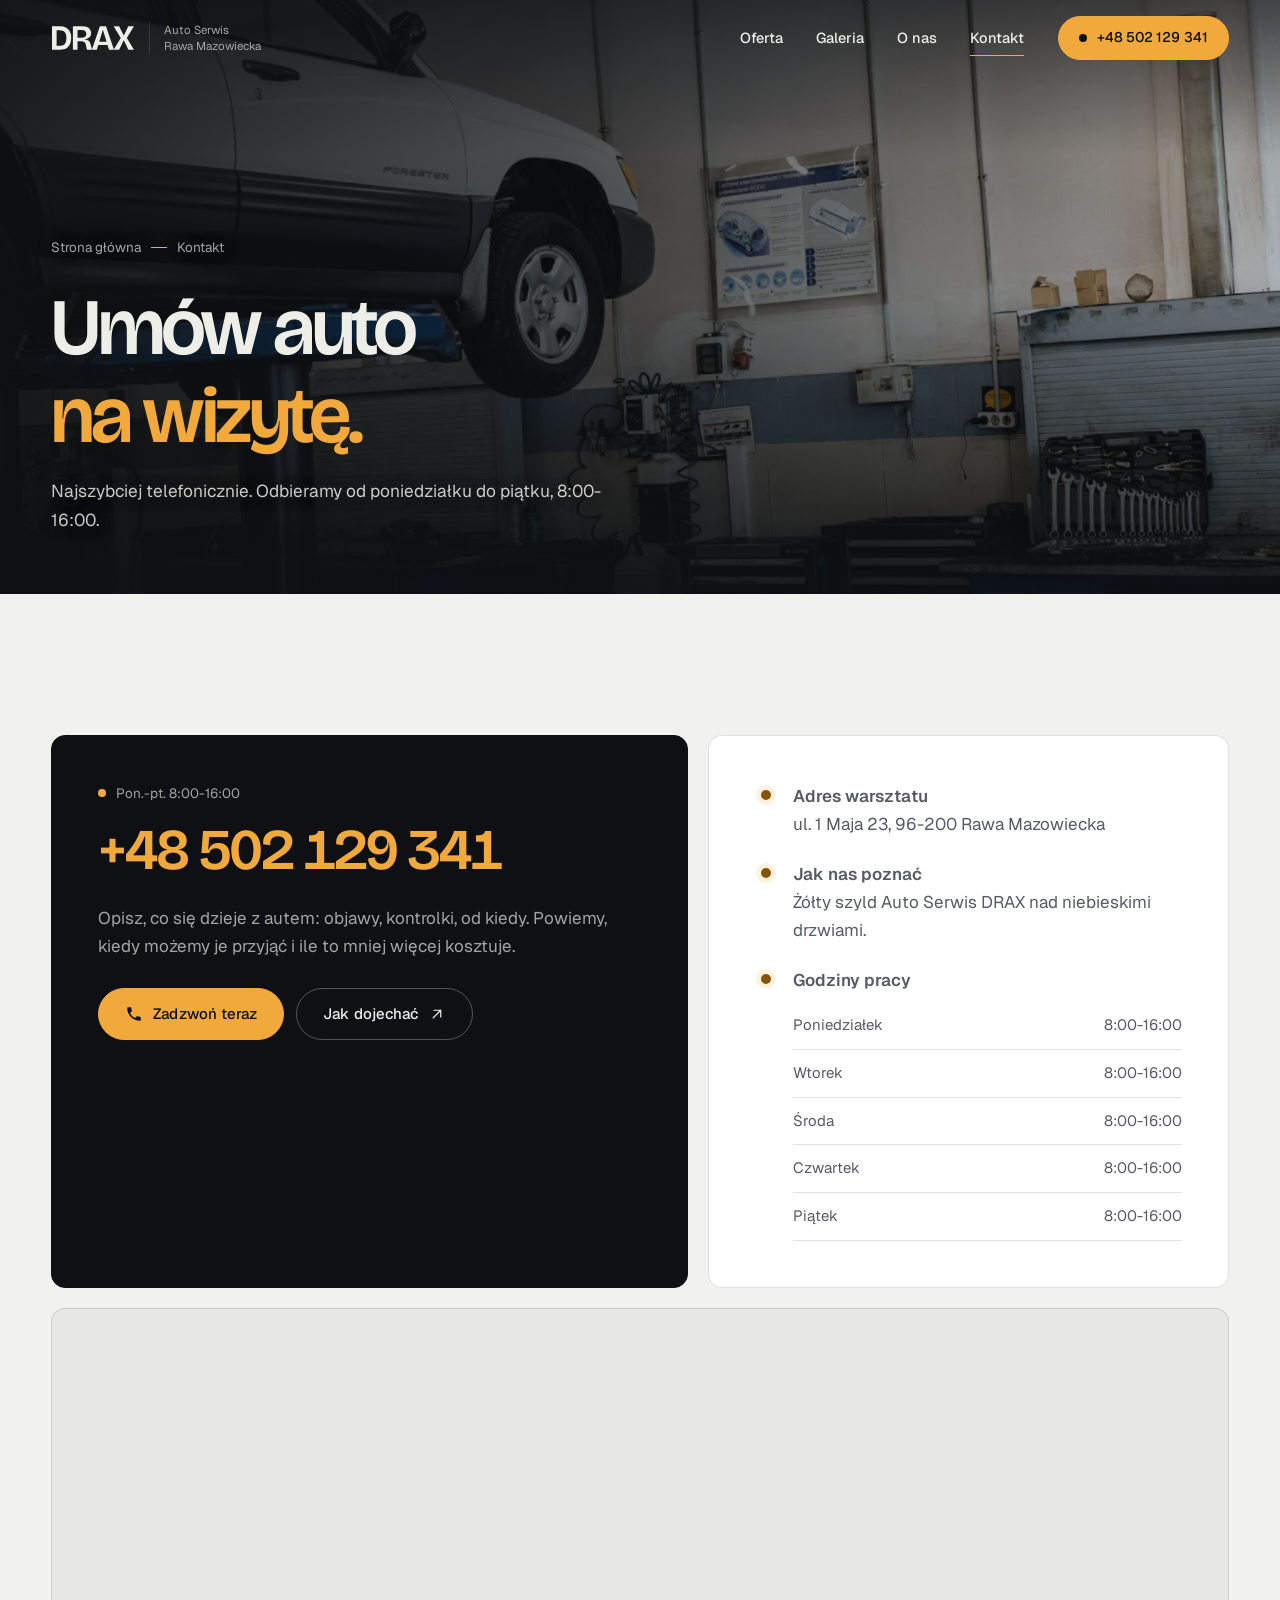
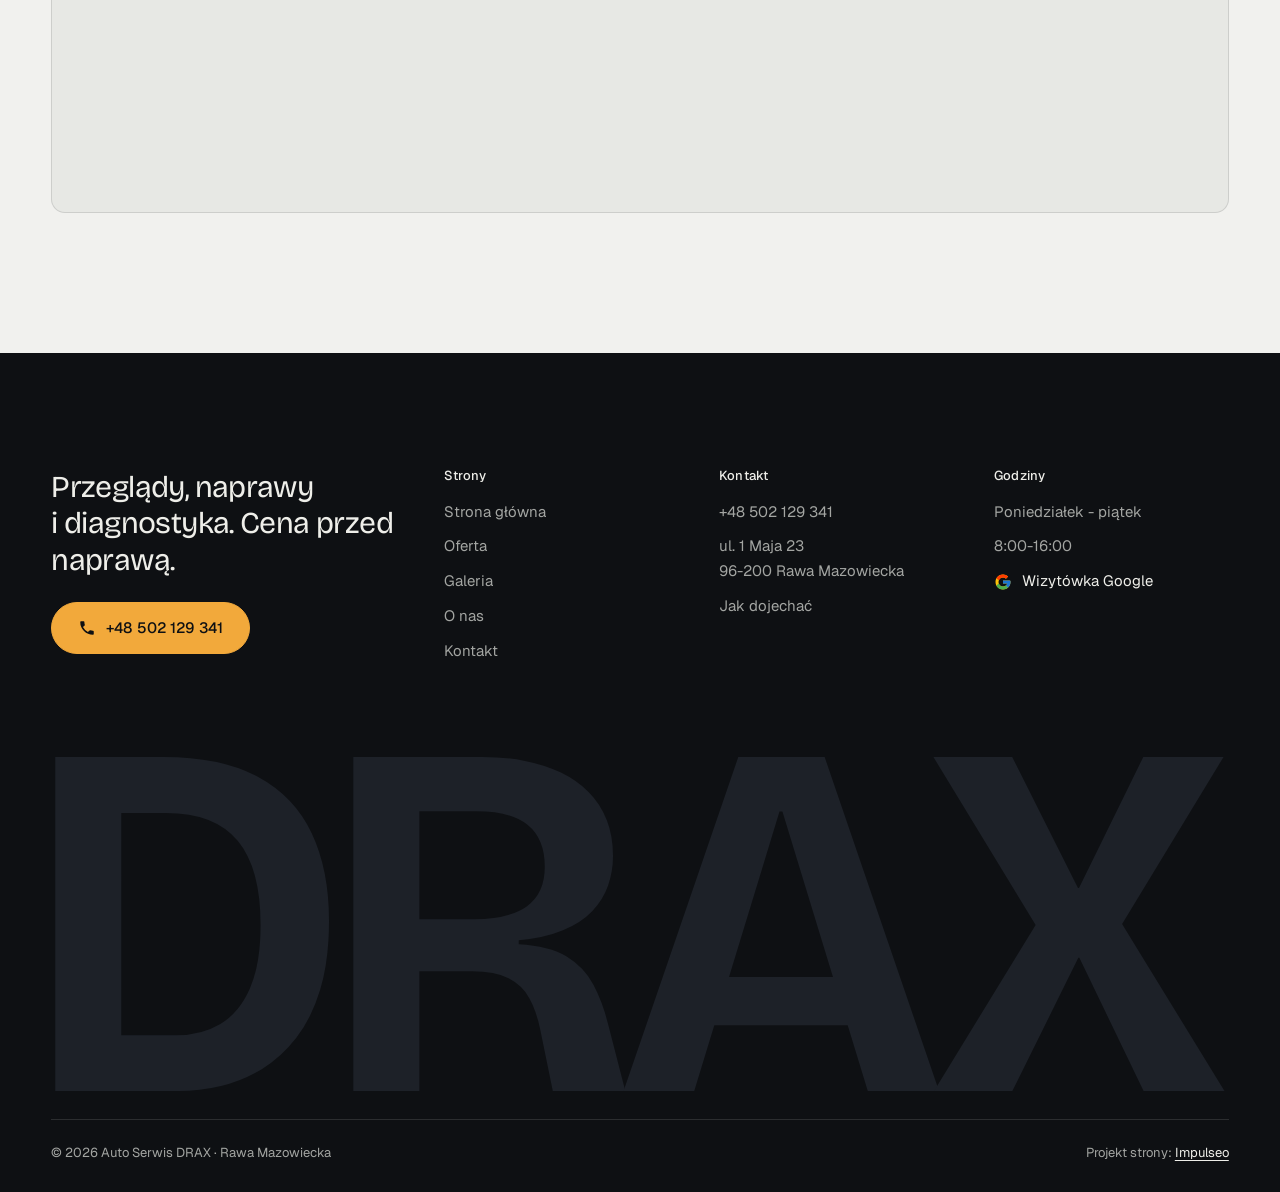
<file: kontakt.html>
<!DOCTYPE html>
<html lang="pl">
<head>
<meta charset="UTF-8">
<meta name="viewport" content="width=device-width, initial-scale=1.0">
<title>Kontakt - Auto Serwis DRAX, Rawa Mazowiecka</title>
<meta name="description" content="Kontakt z Auto Serwis DRAX: tel. +48 502 129 341, ul. 1 Maja 23, 96-200 Rawa Mazowiecka. Pon.-pt. 8:00-16:00.">
<link rel="canonical" href="https://impulseo-pl.github.io/f-h-u-drax-katarzyna-dorabiala/kontakt.html">
<meta name="robots" content="noindex, nofollow">
<meta name="theme-color" content="#0E1013">
<meta property="og:type" content="website">
<meta property="og:locale" content="pl_PL">
<meta property="og:site_name" content="Auto Serwis DRAX">
<meta property="og:title" content="Kontakt - Auto Serwis DRAX, Rawa Mazowiecka">
<meta property="og:description" content="Kontakt z Auto Serwis DRAX: tel. +48 502 129 341, ul. 1 Maja 23, 96-200 Rawa Mazowiecka. Pon.-pt. 8:00-16:00.">
<meta property="og:url" content="https://impulseo-pl.github.io/f-h-u-drax-katarzyna-dorabiala/kontakt.html">
<meta property="og:image" content="https://impulseo-pl.github.io/f-h-u-drax-katarzyna-dorabiala/img/og.jpg">
<meta property="og:image:width" content="1200">
<meta property="og:image:height" content="630">
<meta name="twitter:card" content="summary_large_image">
<script>(function(){var d=document.documentElement;d.classList.add('js');try{if(!window.matchMedia('(prefers-reduced-motion: reduce)').matches)d.classList.add('anim');}catch(e){}setTimeout(function(){if(!d.classList.contains('anim-ok'))d.classList.remove('anim');},3500);})();</script>

<link rel="preload" as="image" href="img/g9.jpg" fetchpriority="high">
<link rel="preconnect" href="https://fonts.googleapis.com">
<link rel="preconnect" href="https://fonts.gstatic.com" crossorigin>
<link href="https://fonts.googleapis.com/css2?family=Bricolage+Grotesque:opsz,wght@12..96,400..700&family=Geist:wght@400..600&display=swap" rel="stylesheet">
<link rel="stylesheet" href="assets/styles.css?v=20261106">
<script src="assets/lenis.min.js?v=1.1.20" defer></script>
<script src="assets/main.js?v=20261106" defer></script>
<meta name="nb-deploy" content="4b18a327428f">
</head>
<body>
<a class="skip" href="#tresc">Przejdź do treści</a>
<header class="site-head">
<div class="head-in">
  <a class="brand" href="index.html" aria-label="Auto Serwis DRAX - strona główna">
    <span class="znak"><svg class="wm" viewBox="37 -668 2327 676" role="img" aria-label="DRAX"><path pathLength="1" style="--i:0" d="M107.4 0V-110.4H285.3Q334.4 -110.4 371.7 -132.7Q409 -155 430 -202.8Q451.1 -250.6 451.1 -328Q451.1 -383.7 439.9 -425.3Q428.8 -466.9 406 -494.5Q383.3 -522.1 348.1 -535.8Q312.9 -549.6 264.1 -549.6H107.4V-660H259.2Q373.2 -660 445.6 -621Q517.9 -582 552.2 -509.5Q586.4 -437 586.4 -336.3Q586.4 -258.3 569.2 -201.3Q552 -144.3 521.8 -105.3Q491.5 -66.3 453.4 -43.3Q415.3 -20.3 372.8 -10.1Q330.3 0 288.8 0ZM45.4 0V-660H175.9V0Z"/><path pathLength="1" style="--i:1" d="M634.4 0V-660H889.5Q934.1 -660 973.5 -652.4Q1012.8 -644.7 1044.7 -629.3Q1076.6 -613.8 1099.7 -590.5Q1122.8 -567.2 1135.2 -535.7Q1147.6 -504.2 1147.6 -464.5Q1147.6 -434.4 1137.9 -406.3Q1128.1 -378.2 1106.4 -355.5Q1084.6 -332.7 1048.7 -317.8Q1012.7 -302.8 961.3 -298V-290Q1021.7 -286.7 1056 -265.8Q1090.2 -244.8 1108.6 -210.7Q1127 -176.6 1137.8 -132.5L1171.9 0H1028.6L1003.6 -122Q996.4 -158.1 982.2 -183.6Q968.1 -209.1 941.3 -222.8Q914.6 -236.6 869.1 -236.6H764.9V0ZM764.9 -339.7H873.6Q941.5 -339.7 977.1 -364.9Q1012.7 -390.1 1012.7 -443Q1012.7 -498.4 979.2 -525.7Q945.8 -553.1 877.9 -553.1H764.9Z"/><path pathLength="1" style="--i:2" d="M1168.4 0 1395.1 -660H1565.8L1791.8 0H1651L1482.3 -552.4H1476.6L1308.1 0ZM1285.6 -129.9V-225.3H1690.1V-129.9Z"/><path pathLength="1" style="--i:3" d="M1781.9 0 1982.7 -328.2 1780.7 -660H1936.4L2066.4 -401H2068.4L2195.4 -660H2354L2153.6 -329.9L2355.9 0H2196L2069.1 -263.5H2067.1L1936.7 0Z"/></svg></span>
    <span class="brand-sub">Auto Serwis<br>Rawa Mazowiecka</span>
  </a>
  <nav class="nav-links" aria-label="Menu główne">
    <a class="nl" href="oferta.html">Oferta</a><a class="nl" href="realizacje.html">Galeria</a><a class="nl" href="o-nas.html">O&nbsp;nas</a><a class="nl" href="kontakt.html" aria-current="page">Kontakt</a>
    <a class="btn btn-copper nav-cta" href="tel:+48502129341"><span class="live" aria-hidden="true"></span>+48 502 129 341</a>
  </nav>
  <button class="burger" type="button" aria-label="Otwórz menu" aria-expanded="false" aria-controls="mnav"><span></span><span></span></button>
</div>
</header>

<div class="mnav" id="mnav">
  <div class="mnav-in">
    <a class="ml" href="index.html">Strona główna</a><a class="ml" href="oferta.html">Oferta</a><a class="ml" href="realizacje.html">Galeria</a><a class="ml" href="o-nas.html">O&nbsp;nas</a><a class="ml" href="kontakt.html" aria-current="page">Kontakt</a>
    <div class="mnav-foot">
      <span>Warsztat czynny od poniedziałku do piątku, 8:00-16:00</span>
      <a class="btn btn-copper" href="tel:+48502129341"><svg class="ico" width="16" height="16" viewBox="0 0 24 24" fill="none" aria-hidden="true"><path d="M6.6 10.8a15.5 15.5 0 0 0 6.6 6.6l2.2-2.2a1 1 0 0 1 1-.24 11.4 11.4 0 0 0 3.6.58 1 1 0 0 1 1 1V20a1 1 0 0 1-1 1A17 17 0 0 1 3 4a1 1 0 0 1 1-1h3.5a1 1 0 0 1 1 1c0 1.25.2 2.46.58 3.6a1 1 0 0 1-.25 1l-2.23 2.2Z" fill="currentColor"/></svg>+48 502 129 341</a>
    </div>
  </div>
</div>
<main id="tresc">
<section class="pagehead">
  <div class="pagehead-media"><img src="img/g9.jpg" alt="Hala warsztatu z podnośnikiem i stanowiskiem pracy" width="1510" height="952" decoding="async" fetchpriority="high"></div>
  <div class="ph-in">
    <p class="crumb up" style="--d:0"><a href="index.html">Strona główna</a><span class="sl" aria-hidden="true"></span>Kontakt</p>
    <h1><span class="ln"><span class="ln-i" style="--k:0">Umów auto</span></span><span class="ln"><span class="ln-i" style="--k:1"><em>na wizytę.</em></span></span></h1>
    <p class="ph-lead up" style="--d:300">Najszybciej telefonicznie. Odbieramy od poniedziałku do piątku, 8:00-16:00.</p>
  </div>
</section>

<section class="sec">
  <div class="wrap">
    <div class="k-grid">
      <div class="k-card dark rv">
        <span class="lbl"><span class="live" aria-hidden="true"></span>Pon.-pt. 8:00-16:00</span>
        <a class="k-phone" href="tel:+48502129341">+48 502 129 341</a>
        <p>Opisz, co się dzieje z&nbsp;autem: objawy, kontrolki, od kiedy. Powiemy, kiedy możemy je przyjąć i&nbsp;ile to mniej więcej kosztuje.</p>
        <div class="cta-row" style="margin-top:28px">
          <a class="btn btn-copper" href="tel:+48502129341"><svg class="ico" width="16" height="16" viewBox="0 0 24 24" fill="none" aria-hidden="true"><path d="M6.6 10.8a15.5 15.5 0 0 0 6.6 6.6l2.2-2.2a1 1 0 0 1 1-.24 11.4 11.4 0 0 0 3.6.58 1 1 0 0 1 1 1V20a1 1 0 0 1-1 1A17 17 0 0 1 3 4a1 1 0 0 1 1-1h3.5a1 1 0 0 1 1 1c0 1.25.2 2.46.58 3.6a1 1 0 0 1-.25 1l-2.23 2.2Z" fill="currentColor"/></svg>Zadzwoń teraz</a>
          <a class="btn btn-ghost" href="https://www.google.com/maps/place/F.H.U.+DRAX+KATARZYNA+DORABIA%C5%81A/@51.7636779,20.2411937,17z/data=!4m6!3m5!1s0x4719705bfe88491b:0x3446fc376661b78e!8m2!3d51.7636779!4d20.2411937!16s%2Fg%2F1v26kvxt" target="_blank" rel="noopener">Jak dojechać<svg class="ico" width="18" height="18" viewBox="0 0 24 24" fill="none" stroke="currentColor" stroke-width="1.6" stroke-linecap="round" stroke-linejoin="round" aria-hidden="true"><path d="M7 17 17 7M8 7h9v9"/></svg></a>
        </div>
      </div>
      <div class="k-card rv" style="--d:120">
        <ul class="k-list">
          <li><span class="kd" aria-hidden="true"></span><span><b>Adres warsztatu</b>ul. 1 Maja 23, 96-200 Rawa Mazowiecka</span></li>
          <li><span class="kd" aria-hidden="true"></span><span><b>Jak nas poznać</b>Żółty szyld Auto Serwis DRAX nad niebieskimi drzwiami.</span></li>
          <li><span class="kd" aria-hidden="true"></span><span><b>Godziny pracy</b>
            <ul class="hours"><li><span>Poniedziałek</span><span>8:00-16:00</span></li><li><span>Wtorek</span><span>8:00-16:00</span></li><li><span>Środa</span><span>8:00-16:00</span></li><li><span>Czwartek</span><span>8:00-16:00</span></li><li><span>Piątek</span><span>8:00-16:00</span></li></ul></span></li>
        </ul>
      </div>
    </div>
    <div class="map map-lg rv">
      <iframe title="Mapa dojazdu - Auto Serwis DRAX, ul. 1 Maja 23, Rawa Mazowiecka" src="https://maps.google.com/maps?q=51.7636779,20.2411937&z=15&output=embed" loading="lazy" referrerpolicy="no-referrer-when-downgrade"></iframe>
    </div>
  </div>
</section>
</main>
<footer class="site-foot">
  <div class="wrap">
    <div class="foot-top">
      <div>
        <p class="foot-claim">Przeglądy, naprawy i&nbsp;diagnostyka. Cena przed naprawą.</p>
        <a class="btn btn-copper" href="tel:+48502129341"><svg class="ico" width="16" height="16" viewBox="0 0 24 24" fill="none" aria-hidden="true"><path d="M6.6 10.8a15.5 15.5 0 0 0 6.6 6.6l2.2-2.2a1 1 0 0 1 1-.24 11.4 11.4 0 0 0 3.6.58 1 1 0 0 1 1 1V20a1 1 0 0 1-1 1A17 17 0 0 1 3 4a1 1 0 0 1 1-1h3.5a1 1 0 0 1 1 1c0 1.25.2 2.46.58 3.6a1 1 0 0 1-.25 1l-2.23 2.2Z" fill="currentColor"/></svg>+48 502 129 341</a>
      </div>
      <div>
        <h4>Strony</h4>
        <ul><li><a href="index.html">Strona główna</a></li><li><a href="oferta.html">Oferta</a></li><li><a href="realizacje.html">Galeria</a></li><li><a href="o-nas.html">O&nbsp;nas</a></li><li><a href="kontakt.html">Kontakt</a></li></ul>
      </div>
      <div>
        <h4>Kontakt</h4>
        <ul>
          <li><a href="tel:+48502129341">+48 502 129 341</a></li>
          <li>ul. 1 Maja 23<br>96-200 Rawa Mazowiecka</li>
          <li><a href="https://www.google.com/maps/place/F.H.U.+DRAX+KATARZYNA+DORABIA%C5%81A/@51.7636779,20.2411937,17z/data=!4m6!3m5!1s0x4719705bfe88491b:0x3446fc376661b78e!8m2!3d51.7636779!4d20.2411937!16s%2Fg%2F1v26kvxt" target="_blank" rel="noopener">Jak dojechać</a></li>
        </ul>
      </div>
      <div>
        <h4>Godziny</h4>
        <ul>
          <li>Poniedziałek - piątek</li>
          <li>8:00-16:00</li>
          <li><a class="soc" href="https://www.google.com/maps/place/F.H.U.+DRAX+KATARZYNA+DORABIA%C5%81A/@51.7636779,20.2411937,17z/data=!4m6!3m5!1s0x4719705bfe88491b:0x3446fc376661b78e!8m2!3d51.7636779!4d20.2411937!16s%2Fg%2F1v26kvxt" target="_blank" rel="noopener" aria-label="Wizytówka Auto Serwis DRAX w Google"><svg class="g-logo" viewBox="0 0 48 48" aria-hidden="true"><path fill="#FFC107" d="M43.6 20.5H42V20H24v8h11.3C33.7 32.7 29.2 36 24 36c-6.6 0-12-5.4-12-12s5.4-12 12-12c3.1 0 5.8 1.2 7.9 3.1l5.7-5.7C34 6.1 29.3 4 24 4 12.9 4 4 12.9 4 24s8.9 20 20 20 20-8.9 20-20c0-1.3-.1-2.4-.4-3.5z"/><path fill="#FF3D00" d="m6.3 14.7 6.6 4.8C14.7 15.1 19 12 24 12c3.1 0 5.8 1.2 7.9 3.1l5.7-5.7C34 6.1 29.3 4 24 4 16.3 4 9.7 8.3 6.3 14.7z"/><path fill="#4CAF50" d="M24 44c5.2 0 9.9-2 13.4-5.2l-6.2-5.2A11.9 11.9 0 0 1 24 36c-5.2 0-9.6-3.3-11.3-7.9l-6.5 5C9.5 39.6 16.2 44 24 44z"/><path fill="#1976D2" d="M43.6 20.5H42V20H24v8h11.3a12 12 0 0 1-4.1 5.6l6.2 5.2C37 39.2 44 34 44 24c0-1.3-.1-2.4-.4-3.5z"/></svg>Wizytówka Google</a></li>
        </ul>
      </div>
    </div>
    <div class="foot-mark" aria-hidden="true"><svg class="wm-foot" viewBox="37 -668 2327 676" aria-hidden="true" focusable="false"><path style="--i:0" d="M107.4 0V-110.4H285.3Q334.4 -110.4 371.7 -132.7Q409 -155 430 -202.8Q451.1 -250.6 451.1 -328Q451.1 -383.7 439.9 -425.3Q428.8 -466.9 406 -494.5Q383.3 -522.1 348.1 -535.8Q312.9 -549.6 264.1 -549.6H107.4V-660H259.2Q373.2 -660 445.6 -621Q517.9 -582 552.2 -509.5Q586.4 -437 586.4 -336.3Q586.4 -258.3 569.2 -201.3Q552 -144.3 521.8 -105.3Q491.5 -66.3 453.4 -43.3Q415.3 -20.3 372.8 -10.1Q330.3 0 288.8 0ZM45.4 0V-660H175.9V0Z"/><path style="--i:1" d="M634.4 0V-660H889.5Q934.1 -660 973.5 -652.4Q1012.8 -644.7 1044.7 -629.3Q1076.6 -613.8 1099.7 -590.5Q1122.8 -567.2 1135.2 -535.7Q1147.6 -504.2 1147.6 -464.5Q1147.6 -434.4 1137.9 -406.3Q1128.1 -378.2 1106.4 -355.5Q1084.6 -332.7 1048.7 -317.8Q1012.7 -302.8 961.3 -298V-290Q1021.7 -286.7 1056 -265.8Q1090.2 -244.8 1108.6 -210.7Q1127 -176.6 1137.8 -132.5L1171.9 0H1028.6L1003.6 -122Q996.4 -158.1 982.2 -183.6Q968.1 -209.1 941.3 -222.8Q914.6 -236.6 869.1 -236.6H764.9V0ZM764.9 -339.7H873.6Q941.5 -339.7 977.1 -364.9Q1012.7 -390.1 1012.7 -443Q1012.7 -498.4 979.2 -525.7Q945.8 -553.1 877.9 -553.1H764.9Z"/><path style="--i:2" d="M1168.4 0 1395.1 -660H1565.8L1791.8 0H1651L1482.3 -552.4H1476.6L1308.1 0ZM1285.6 -129.9V-225.3H1690.1V-129.9Z"/><path style="--i:3" d="M1781.9 0 1982.7 -328.2 1780.7 -660H1936.4L2066.4 -401H2068.4L2195.4 -660H2354L2153.6 -329.9L2355.9 0H2196L2069.1 -263.5H2067.1L1936.7 0Z"/></svg></div>
    <div class="foot-bottom">
      <span>© 2026 Auto Serwis DRAX · Rawa Mazowiecka</span>
      <span>Projekt strony: <a class="foot-credit" href="https://impulseo.pl" target="_blank" rel="noopener">Impulseo</a></span>
    </div>
  </div>
</footer>
<div class="sticky-call">
  <a class="btn btn-copper" href="tel:+48502129341"><svg class="ico" width="16" height="16" viewBox="0 0 24 24" fill="none" aria-hidden="true"><path d="M6.6 10.8a15.5 15.5 0 0 0 6.6 6.6l2.2-2.2a1 1 0 0 1 1-.24 11.4 11.4 0 0 0 3.6.58 1 1 0 0 1 1 1V20a1 1 0 0 1-1 1A17 17 0 0 1 3 4a1 1 0 0 1 1-1h3.5a1 1 0 0 1 1 1c0 1.25.2 2.46.58 3.6a1 1 0 0 1-.25 1l-2.23 2.2Z" fill="currentColor"/></svg>Zadzwoń</a>
  <a class="btn btn-ghost" href="kontakt.html">Kontakt i&nbsp;dojazd</a>
</div>
<div class="demo-wazne" data-do="2026-11-12" data-cykl="3" hidden><svg class="dw-ico" width="13" height="13" viewBox="0 0 24 24" fill="none" aria-hidden="true"><circle cx="12" cy="12" r="8.6" stroke="currentColor" stroke-width="1.8"/><path d="M12 7.2V12l3.3 2" stroke="currentColor" stroke-width="1.8" stroke-linecap="round"/></svg><span class="dw-txt"></span></div>
</body>
</html>
</file>
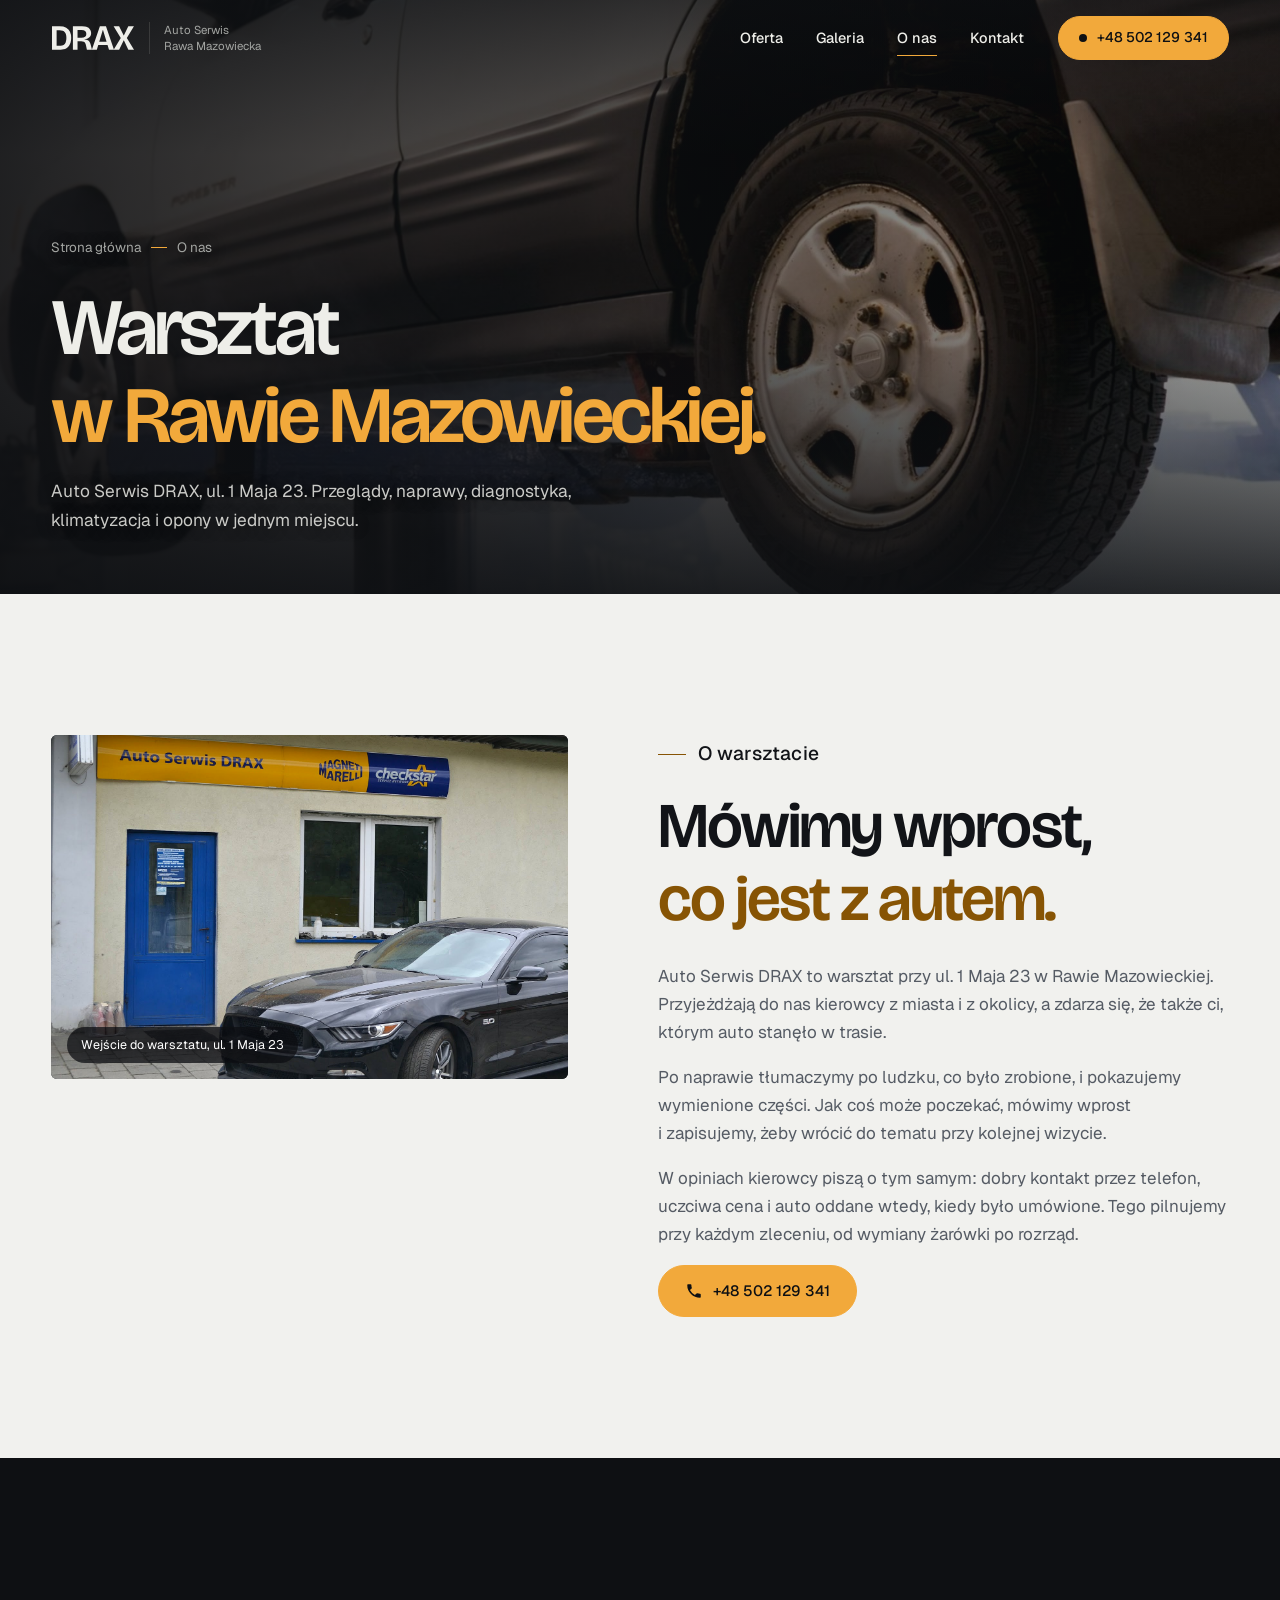
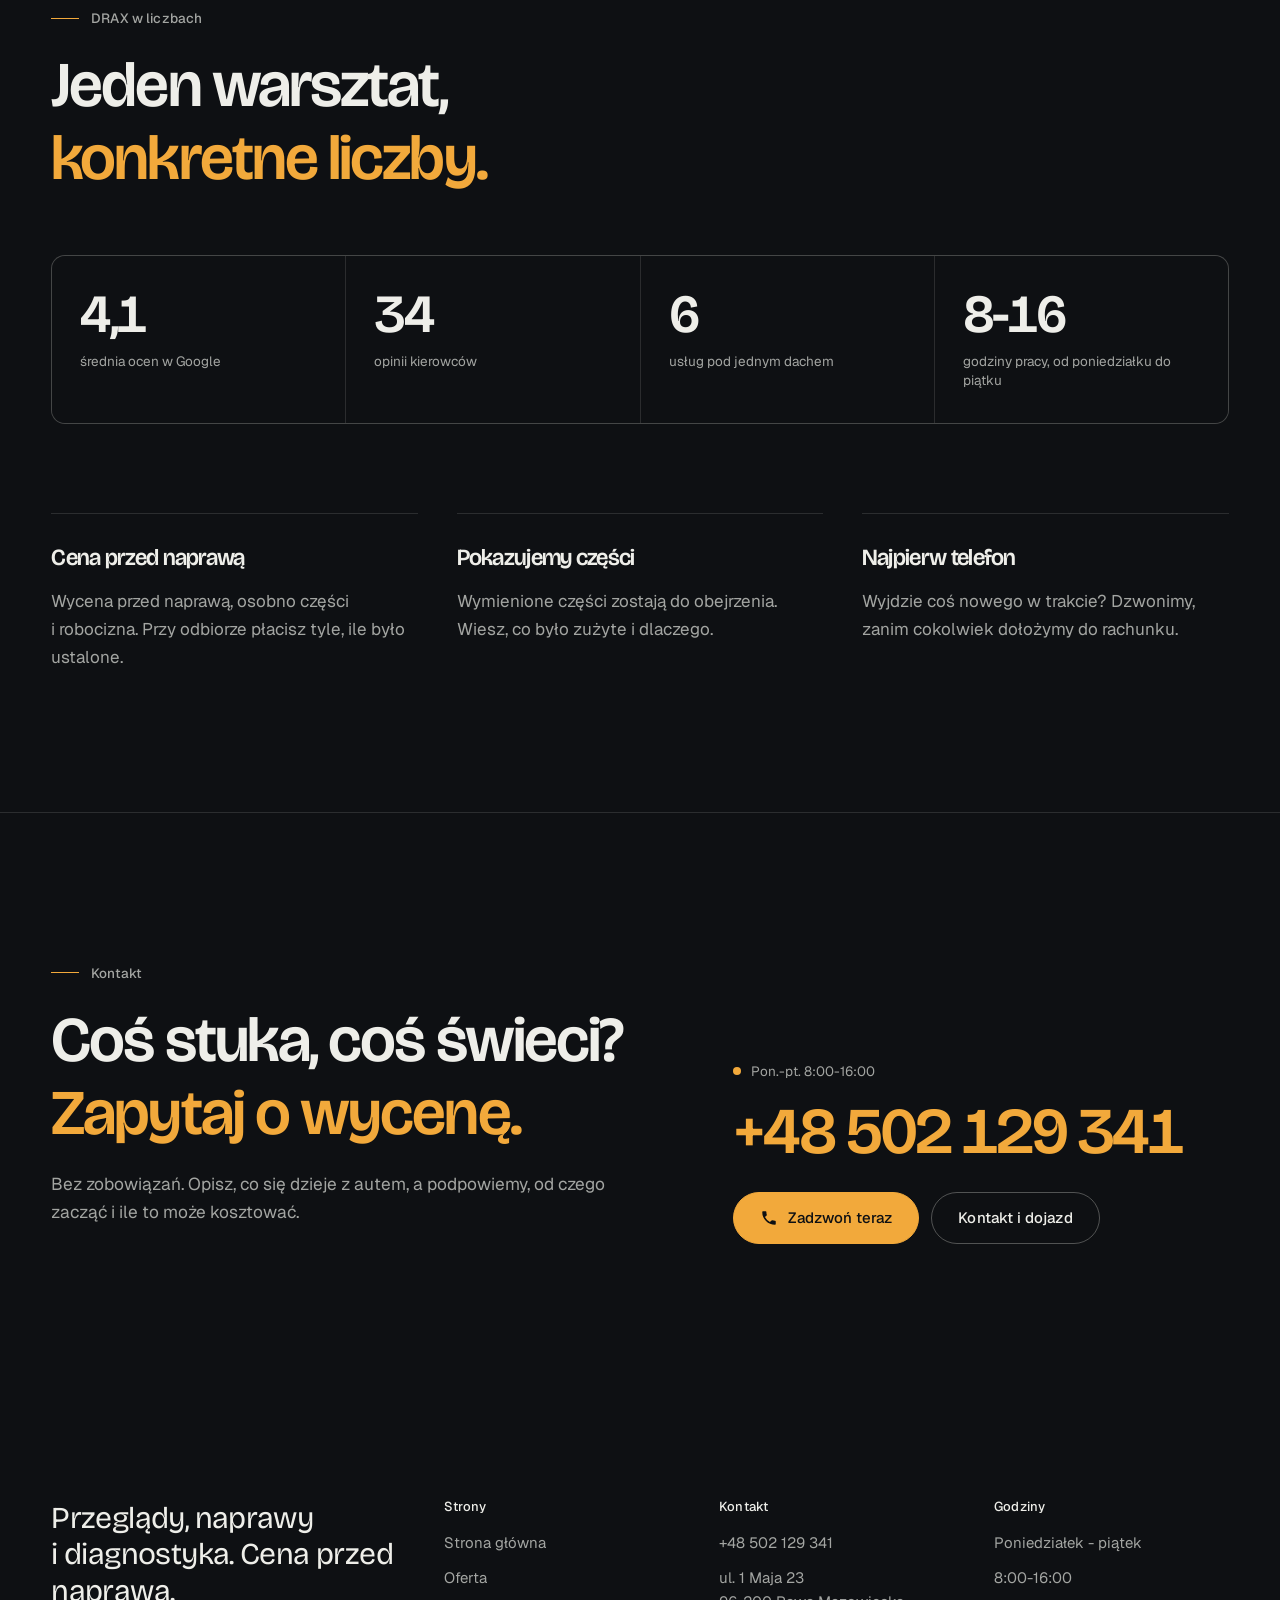
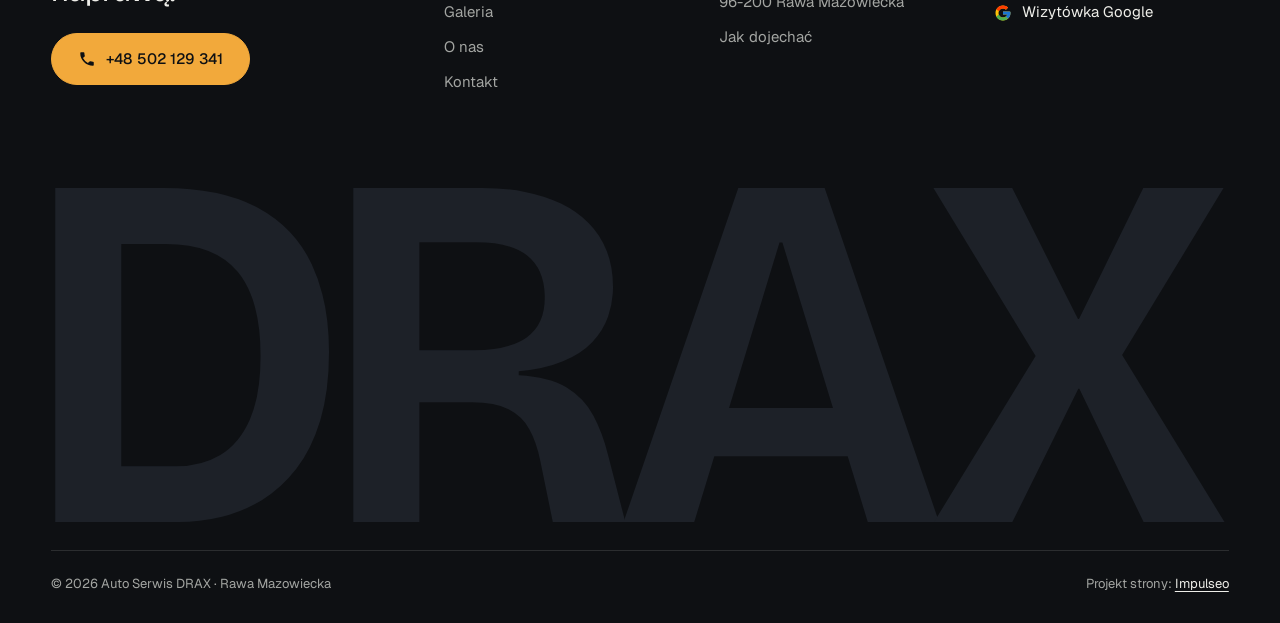
<file: o-nas.html>
<!DOCTYPE html>
<html lang="pl">
<head>
<meta charset="UTF-8">
<meta name="viewport" content="width=device-width, initial-scale=1.0">
<title>O nas - Auto Serwis DRAX, Rawa Mazowiecka</title>
<meta name="description" content="Auto Serwis DRAX - warsztat przy ul. 1 Maja 23 w Rawie Mazowieckiej. Cena przed naprawą, wymienione części do obejrzenia.">
<link rel="canonical" href="https://impulseo-pl.github.io/f-h-u-drax-katarzyna-dorabiala/o-nas.html">
<meta name="robots" content="noindex, nofollow">
<meta name="theme-color" content="#0E1013">
<meta property="og:type" content="website">
<meta property="og:locale" content="pl_PL">
<meta property="og:site_name" content="Auto Serwis DRAX">
<meta property="og:title" content="O nas - Auto Serwis DRAX, Rawa Mazowiecka">
<meta property="og:description" content="Auto Serwis DRAX - warsztat przy ul. 1 Maja 23 w Rawie Mazowieckiej. Cena przed naprawą, wymienione części do obejrzenia.">
<meta property="og:url" content="https://impulseo-pl.github.io/f-h-u-drax-katarzyna-dorabiala/o-nas.html">
<meta property="og:image" content="https://impulseo-pl.github.io/f-h-u-drax-katarzyna-dorabiala/img/og.jpg">
<meta property="og:image:width" content="1200">
<meta property="og:image:height" content="630">
<meta name="twitter:card" content="summary_large_image">
<script>(function(){var d=document.documentElement;d.classList.add('js');try{if(!window.matchMedia('(prefers-reduced-motion: reduce)').matches)d.classList.add('anim');}catch(e){}setTimeout(function(){if(!d.classList.contains('anim-ok'))d.classList.remove('anim');},3500);})();</script>

<link rel="preload" as="image" href="img/g12.jpg" fetchpriority="high">
<link rel="preconnect" href="https://fonts.googleapis.com">
<link rel="preconnect" href="https://fonts.gstatic.com" crossorigin>
<link href="https://fonts.googleapis.com/css2?family=Bricolage+Grotesque:opsz,wght@12..96,400..700&family=Geist:wght@400..600&display=swap" rel="stylesheet">
<link rel="stylesheet" href="assets/styles.css?v=20261106">
<script src="assets/lenis.min.js?v=1.1.20" defer></script>
<script src="assets/main.js?v=20261106" defer></script>
<meta name="nb-deploy" content="4b18a327428f">
</head>
<body>
<a class="skip" href="#tresc">Przejdź do treści</a>
<header class="site-head">
<div class="head-in">
  <a class="brand" href="index.html" aria-label="Auto Serwis DRAX - strona główna">
    <span class="znak"><svg class="wm" viewBox="37 -668 2327 676" role="img" aria-label="DRAX"><path pathLength="1" style="--i:0" d="M107.4 0V-110.4H285.3Q334.4 -110.4 371.7 -132.7Q409 -155 430 -202.8Q451.1 -250.6 451.1 -328Q451.1 -383.7 439.9 -425.3Q428.8 -466.9 406 -494.5Q383.3 -522.1 348.1 -535.8Q312.9 -549.6 264.1 -549.6H107.4V-660H259.2Q373.2 -660 445.6 -621Q517.9 -582 552.2 -509.5Q586.4 -437 586.4 -336.3Q586.4 -258.3 569.2 -201.3Q552 -144.3 521.8 -105.3Q491.5 -66.3 453.4 -43.3Q415.3 -20.3 372.8 -10.1Q330.3 0 288.8 0ZM45.4 0V-660H175.9V0Z"/><path pathLength="1" style="--i:1" d="M634.4 0V-660H889.5Q934.1 -660 973.5 -652.4Q1012.8 -644.7 1044.7 -629.3Q1076.6 -613.8 1099.7 -590.5Q1122.8 -567.2 1135.2 -535.7Q1147.6 -504.2 1147.6 -464.5Q1147.6 -434.4 1137.9 -406.3Q1128.1 -378.2 1106.4 -355.5Q1084.6 -332.7 1048.7 -317.8Q1012.7 -302.8 961.3 -298V-290Q1021.7 -286.7 1056 -265.8Q1090.2 -244.8 1108.6 -210.7Q1127 -176.6 1137.8 -132.5L1171.9 0H1028.6L1003.6 -122Q996.4 -158.1 982.2 -183.6Q968.1 -209.1 941.3 -222.8Q914.6 -236.6 869.1 -236.6H764.9V0ZM764.9 -339.7H873.6Q941.5 -339.7 977.1 -364.9Q1012.7 -390.1 1012.7 -443Q1012.7 -498.4 979.2 -525.7Q945.8 -553.1 877.9 -553.1H764.9Z"/><path pathLength="1" style="--i:2" d="M1168.4 0 1395.1 -660H1565.8L1791.8 0H1651L1482.3 -552.4H1476.6L1308.1 0ZM1285.6 -129.9V-225.3H1690.1V-129.9Z"/><path pathLength="1" style="--i:3" d="M1781.9 0 1982.7 -328.2 1780.7 -660H1936.4L2066.4 -401H2068.4L2195.4 -660H2354L2153.6 -329.9L2355.9 0H2196L2069.1 -263.5H2067.1L1936.7 0Z"/></svg></span>
    <span class="brand-sub">Auto Serwis<br>Rawa Mazowiecka</span>
  </a>
  <nav class="nav-links" aria-label="Menu główne">
    <a class="nl" href="oferta.html">Oferta</a><a class="nl" href="realizacje.html">Galeria</a><a class="nl" href="o-nas.html" aria-current="page">O&nbsp;nas</a><a class="nl" href="kontakt.html">Kontakt</a>
    <a class="btn btn-copper nav-cta" href="tel:+48502129341"><span class="live" aria-hidden="true"></span>+48 502 129 341</a>
  </nav>
  <button class="burger" type="button" aria-label="Otwórz menu" aria-expanded="false" aria-controls="mnav"><span></span><span></span></button>
</div>
</header>

<div class="mnav" id="mnav">
  <div class="mnav-in">
    <a class="ml" href="index.html">Strona główna</a><a class="ml" href="oferta.html">Oferta</a><a class="ml" href="realizacje.html">Galeria</a><a class="ml" href="o-nas.html" aria-current="page">O&nbsp;nas</a><a class="ml" href="kontakt.html">Kontakt</a>
    <div class="mnav-foot">
      <span>Warsztat czynny od poniedziałku do piątku, 8:00-16:00</span>
      <a class="btn btn-copper" href="tel:+48502129341"><svg class="ico" width="16" height="16" viewBox="0 0 24 24" fill="none" aria-hidden="true"><path d="M6.6 10.8a15.5 15.5 0 0 0 6.6 6.6l2.2-2.2a1 1 0 0 1 1-.24 11.4 11.4 0 0 0 3.6.58 1 1 0 0 1 1 1V20a1 1 0 0 1-1 1A17 17 0 0 1 3 4a1 1 0 0 1 1-1h3.5a1 1 0 0 1 1 1c0 1.25.2 2.46.58 3.6a1 1 0 0 1-.25 1l-2.23 2.2Z" fill="currentColor"/></svg>+48 502 129 341</a>
    </div>
  </div>
</div>
<main id="tresc">
<section class="pagehead">
  <div class="pagehead-media"><img src="img/g12.jpg" alt="Auto uniesione na podnośniku w warsztacie" width="1506" height="946" decoding="async" fetchpriority="high"></div>
  <div class="ph-in">
    <p class="crumb up" style="--d:0"><a href="index.html">Strona główna</a><span class="sl" aria-hidden="true"></span>O&nbsp;nas</p>
    <h1><span class="ln"><span class="ln-i" style="--k:0">Warsztat</span></span><span class="ln"><span class="ln-i" style="--k:1"><em>w&nbsp;Rawie Mazowieckiej.</em></span></span></h1>
    <p class="ph-lead up" style="--d:300">Auto Serwis DRAX, ul. 1 Maja 23. Przeglądy, naprawy, diagnostyka, klimatyzacja i&nbsp;opony w&nbsp;jednym miejscu.</p>
  </div>
</section>

<section class="sec">
  <div class="wrap story">
    <figure class="fig rv-img rv">
      <img src="img/g1.jpg" alt="Wejście do warsztatu Auto Serwis DRAX z szyldem nad drzwiami" width="1600" height="1375" decoding="async">
      <figcaption class="fig-tag">Wejście do warsztatu, ul. 1 Maja 23</figcaption>
    </figure>
    <div class="story-txt">
      <p class="eyebrow rv">O&nbsp;warsztacie</p>
      <h2 class="h2 rv rv-h"><span class="ln"><span class="ln-i" style="--k:0">Mówimy wprost,</span></span><span class="ln"><span class="ln-i" style="--k:1"><em>co jest z&nbsp;autem.</em></span></span></h2>
      <p class="rv" style="--d:100;margin-top:30px">Auto Serwis DRAX to warsztat przy ul. 1 Maja 23 w&nbsp;Rawie Mazowieckiej. Przyjeżdżają do nas kierowcy z&nbsp;miasta i&nbsp;z okolicy, a&nbsp;zdarza się, że także ci, którym auto stanęło w&nbsp;trasie.</p>
      <p class="rv" style="--d:140">Po naprawie tłumaczymy po ludzku, co było zrobione, i&nbsp;pokazujemy wymienione części. Jak coś może poczekać, mówimy wprost i&nbsp;zapisujemy, żeby wrócić do tematu przy kolejnej wizycie.</p>
      <p class="rv" style="--d:180">W&nbsp;opiniach kierowcy piszą o&nbsp;tym samym: dobry kontakt przez telefon, uczciwa cena i&nbsp;auto oddane wtedy, kiedy było umówione. Tego pilnujemy przy każdym zleceniu, od wymiany żarówki po rozrząd.</p>
      <a class="btn btn-copper rv" style="--d:220" href="tel:+48502129341"><svg class="ico" width="16" height="16" viewBox="0 0 24 24" fill="none" aria-hidden="true"><path d="M6.6 10.8a15.5 15.5 0 0 0 6.6 6.6l2.2-2.2a1 1 0 0 1 1-.24 11.4 11.4 0 0 0 3.6.58 1 1 0 0 1 1 1V20a1 1 0 0 1-1 1A17 17 0 0 1 3 4a1 1 0 0 1 1-1h3.5a1 1 0 0 1 1 1c0 1.25.2 2.46.58 3.6a1 1 0 0 1-.25 1l-2.23 2.2Z" fill="currentColor"/></svg>+48 502 129 341</a>
    </div>
  </div>
</section>

<section class="sec dark">
  <div class="wrap">
    <div class="sec-head">
      <div>
        <p class="eyebrow rv">DRAX w&nbsp;liczbach</p>
        <h2 class="h2 rv rv-h"><span class="ln"><span class="ln-i" style="--k:0">Jeden warsztat,</span></span><span class="ln"><span class="ln-i" style="--k:1"><em>konkretne liczby.</em></span></span></h2>
      </div>
    </div>
    <div class="numbers rv">
      <div class="stat"><b><span class="num" data-to="4,2">4,2</span></b><span>średnia ocen w&nbsp;Google</span></div>
      <div class="stat"><b><span class="num" data-to="35">35</span></b><span>opinii kierowców</span></div>
      <div class="stat"><b><span class="num" data-to="6">6</span></b><span>usług pod jednym dachem</span></div>
      <div class="stat"><b>8-16</b><span>godziny pracy, od poniedziałku do piątku</span></div>
    </div>
    <div class="vals">
      <div class="val rv"><h3>Cena przed naprawą</h3><p>Wycena przed naprawą, osobno części i&nbsp;robocizna. Przy odbiorze płacisz tyle, ile było ustalone.</p></div>
      <div class="val rv" style="--d:100"><h3>Pokazujemy części</h3><p>Wymienione części zostają do obejrzenia. Wiesz, co było zużyte i&nbsp;dlaczego.</p></div>
      <div class="val rv" style="--d:200"><h3>Najpierw telefon</h3><p>Wyjdzie coś nowego w&nbsp;trakcie? Dzwonimy, zanim cokolwiek dołożymy do rachunku.</p></div>
    </div>
  </div>
</section>
<section class="cta-band dark">
  <div class="wrap cta-grid">
    <div>
      <p class="eyebrow rv">Kontakt</p>
      <h2 class="h2 rv rv-h"><span class="ln"><span class="ln-i" style="--k:0">Coś stuka, coś świeci?</span></span><span class="ln"><span class="ln-i" style="--k:1"><em>Zapytaj o&nbsp;wycenę.</em></span></span></h2>
      <p class="lead rv" style="--d:120">Bez zobowiązań. Opisz, co się dzieje z&nbsp;autem, a&nbsp;podpowiemy, od czego zacząć i&nbsp;ile to może kosztować.</p>
    </div>
    <div class="cta-side rv" style="--d:180">
      <span class="lbl"><span class="live" aria-hidden="true"></span>Pon.-pt. 8:00-16:00</span>
      <a class="cta-phone" href="tel:+48502129341">+48 502 129 341</a>
      <div class="cta-row">
        <a class="btn btn-copper" href="tel:+48502129341"><svg class="ico" width="16" height="16" viewBox="0 0 24 24" fill="none" aria-hidden="true"><path d="M6.6 10.8a15.5 15.5 0 0 0 6.6 6.6l2.2-2.2a1 1 0 0 1 1-.24 11.4 11.4 0 0 0 3.6.58 1 1 0 0 1 1 1V20a1 1 0 0 1-1 1A17 17 0 0 1 3 4a1 1 0 0 1 1-1h3.5a1 1 0 0 1 1 1c0 1.25.2 2.46.58 3.6a1 1 0 0 1-.25 1l-2.23 2.2Z" fill="currentColor"/></svg>Zadzwoń teraz</a>
        <a class="btn btn-ghost" href="kontakt.html">Kontakt i&nbsp;dojazd</a>
      </div>
    </div>
  </div>
</section>
</main>
<footer class="site-foot">
  <div class="wrap">
    <div class="foot-top">
      <div>
        <p class="foot-claim">Przeglądy, naprawy i&nbsp;diagnostyka. Cena przed naprawą.</p>
        <a class="btn btn-copper" href="tel:+48502129341"><svg class="ico" width="16" height="16" viewBox="0 0 24 24" fill="none" aria-hidden="true"><path d="M6.6 10.8a15.5 15.5 0 0 0 6.6 6.6l2.2-2.2a1 1 0 0 1 1-.24 11.4 11.4 0 0 0 3.6.58 1 1 0 0 1 1 1V20a1 1 0 0 1-1 1A17 17 0 0 1 3 4a1 1 0 0 1 1-1h3.5a1 1 0 0 1 1 1c0 1.25.2 2.46.58 3.6a1 1 0 0 1-.25 1l-2.23 2.2Z" fill="currentColor"/></svg>+48 502 129 341</a>
      </div>
      <div>
        <h4>Strony</h4>
        <ul><li><a href="index.html">Strona główna</a></li><li><a href="oferta.html">Oferta</a></li><li><a href="realizacje.html">Galeria</a></li><li><a href="o-nas.html">O&nbsp;nas</a></li><li><a href="kontakt.html">Kontakt</a></li></ul>
      </div>
      <div>
        <h4>Kontakt</h4>
        <ul>
          <li><a href="tel:+48502129341">+48 502 129 341</a></li>
          <li>ul. 1 Maja 23<br>96-200 Rawa Mazowiecka</li>
          <li><a href="https://www.google.com/maps/place/F.H.U.+DRAX+KATARZYNA+DORABIA%C5%81A/@51.7636779,20.2411937,17z/data=!4m6!3m5!1s0x4719705bfe88491b:0x3446fc376661b78e!8m2!3d51.7636779!4d20.2411937!16s%2Fg%2F1v26kvxt" target="_blank" rel="noopener">Jak dojechać</a></li>
        </ul>
      </div>
      <div>
        <h4>Godziny</h4>
        <ul>
          <li>Poniedziałek - piątek</li>
          <li>8:00-16:00</li>
          <li><a class="soc" href="https://www.google.com/maps/place/F.H.U.+DRAX+KATARZYNA+DORABIA%C5%81A/@51.7636779,20.2411937,17z/data=!4m6!3m5!1s0x4719705bfe88491b:0x3446fc376661b78e!8m2!3d51.7636779!4d20.2411937!16s%2Fg%2F1v26kvxt" target="_blank" rel="noopener" aria-label="Wizytówka Auto Serwis DRAX w Google"><svg class="g-logo" viewBox="0 0 48 48" aria-hidden="true"><path fill="#FFC107" d="M43.6 20.5H42V20H24v8h11.3C33.7 32.7 29.2 36 24 36c-6.6 0-12-5.4-12-12s5.4-12 12-12c3.1 0 5.8 1.2 7.9 3.1l5.7-5.7C34 6.1 29.3 4 24 4 12.9 4 4 12.9 4 24s8.9 20 20 20 20-8.9 20-20c0-1.3-.1-2.4-.4-3.5z"/><path fill="#FF3D00" d="m6.3 14.7 6.6 4.8C14.7 15.1 19 12 24 12c3.1 0 5.8 1.2 7.9 3.1l5.7-5.7C34 6.1 29.3 4 24 4 16.3 4 9.7 8.3 6.3 14.7z"/><path fill="#4CAF50" d="M24 44c5.2 0 9.9-2 13.4-5.2l-6.2-5.2A11.9 11.9 0 0 1 24 36c-5.2 0-9.6-3.3-11.3-7.9l-6.5 5C9.5 39.6 16.2 44 24 44z"/><path fill="#1976D2" d="M43.6 20.5H42V20H24v8h11.3a12 12 0 0 1-4.1 5.6l6.2 5.2C37 39.2 44 34 44 24c0-1.3-.1-2.4-.4-3.5z"/></svg>Wizytówka Google</a></li>
        </ul>
      </div>
    </div>
    <div class="foot-mark" aria-hidden="true"><svg class="wm-foot" viewBox="37 -668 2327 676" aria-hidden="true" focusable="false"><path style="--i:0" d="M107.4 0V-110.4H285.3Q334.4 -110.4 371.7 -132.7Q409 -155 430 -202.8Q451.1 -250.6 451.1 -328Q451.1 -383.7 439.9 -425.3Q428.8 -466.9 406 -494.5Q383.3 -522.1 348.1 -535.8Q312.9 -549.6 264.1 -549.6H107.4V-660H259.2Q373.2 -660 445.6 -621Q517.9 -582 552.2 -509.5Q586.4 -437 586.4 -336.3Q586.4 -258.3 569.2 -201.3Q552 -144.3 521.8 -105.3Q491.5 -66.3 453.4 -43.3Q415.3 -20.3 372.8 -10.1Q330.3 0 288.8 0ZM45.4 0V-660H175.9V0Z"/><path style="--i:1" d="M634.4 0V-660H889.5Q934.1 -660 973.5 -652.4Q1012.8 -644.7 1044.7 -629.3Q1076.6 -613.8 1099.7 -590.5Q1122.8 -567.2 1135.2 -535.7Q1147.6 -504.2 1147.6 -464.5Q1147.6 -434.4 1137.9 -406.3Q1128.1 -378.2 1106.4 -355.5Q1084.6 -332.7 1048.7 -317.8Q1012.7 -302.8 961.3 -298V-290Q1021.7 -286.7 1056 -265.8Q1090.2 -244.8 1108.6 -210.7Q1127 -176.6 1137.8 -132.5L1171.9 0H1028.6L1003.6 -122Q996.4 -158.1 982.2 -183.6Q968.1 -209.1 941.3 -222.8Q914.6 -236.6 869.1 -236.6H764.9V0ZM764.9 -339.7H873.6Q941.5 -339.7 977.1 -364.9Q1012.7 -390.1 1012.7 -443Q1012.7 -498.4 979.2 -525.7Q945.8 -553.1 877.9 -553.1H764.9Z"/><path style="--i:2" d="M1168.4 0 1395.1 -660H1565.8L1791.8 0H1651L1482.3 -552.4H1476.6L1308.1 0ZM1285.6 -129.9V-225.3H1690.1V-129.9Z"/><path style="--i:3" d="M1781.9 0 1982.7 -328.2 1780.7 -660H1936.4L2066.4 -401H2068.4L2195.4 -660H2354L2153.6 -329.9L2355.9 0H2196L2069.1 -263.5H2067.1L1936.7 0Z"/></svg></div>
    <div class="foot-bottom">
      <span>© 2026 Auto Serwis DRAX · Rawa Mazowiecka</span>
      <span>Projekt strony: <a class="foot-credit" href="https://impulseo.pl" target="_blank" rel="noopener">Impulseo</a></span>
    </div>
  </div>
</footer>
<div class="sticky-call">
  <a class="btn btn-copper" href="tel:+48502129341"><svg class="ico" width="16" height="16" viewBox="0 0 24 24" fill="none" aria-hidden="true"><path d="M6.6 10.8a15.5 15.5 0 0 0 6.6 6.6l2.2-2.2a1 1 0 0 1 1-.24 11.4 11.4 0 0 0 3.6.58 1 1 0 0 1 1 1V20a1 1 0 0 1-1 1A17 17 0 0 1 3 4a1 1 0 0 1 1-1h3.5a1 1 0 0 1 1 1c0 1.25.2 2.46.58 3.6a1 1 0 0 1-.25 1l-2.23 2.2Z" fill="currentColor"/></svg>Zadzwoń</a>
  <a class="btn btn-ghost" href="kontakt.html">Kontakt i&nbsp;dojazd</a>
</div>
<div class="demo-wazne" data-do="2026-11-12" data-cykl="3" hidden><svg class="dw-ico" width="13" height="13" viewBox="0 0 24 24" fill="none" aria-hidden="true"><circle cx="12" cy="12" r="8.6" stroke="currentColor" stroke-width="1.8"/><path d="M12 7.2V12l3.3 2" stroke="currentColor" stroke-width="1.8" stroke-linecap="round"/></svg><span class="dw-txt"></span></div>
</body>
</html>
</file>
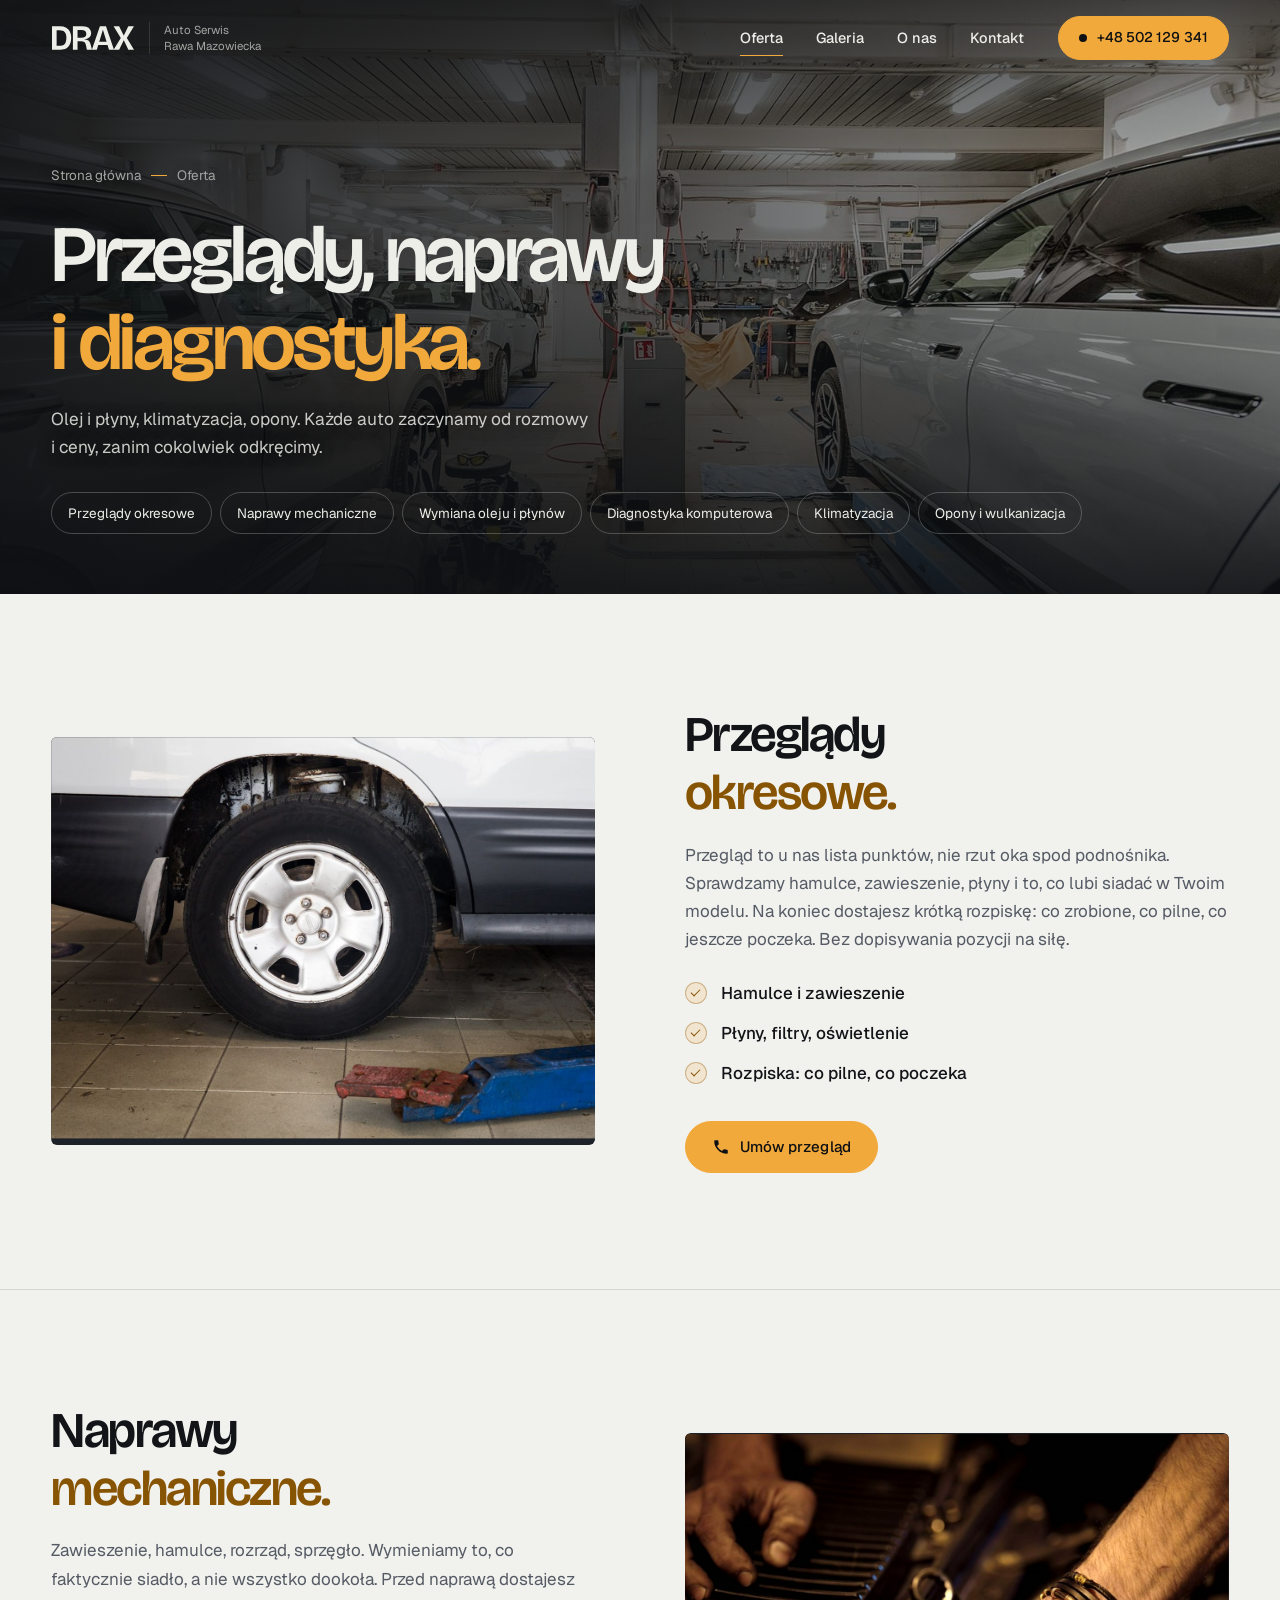
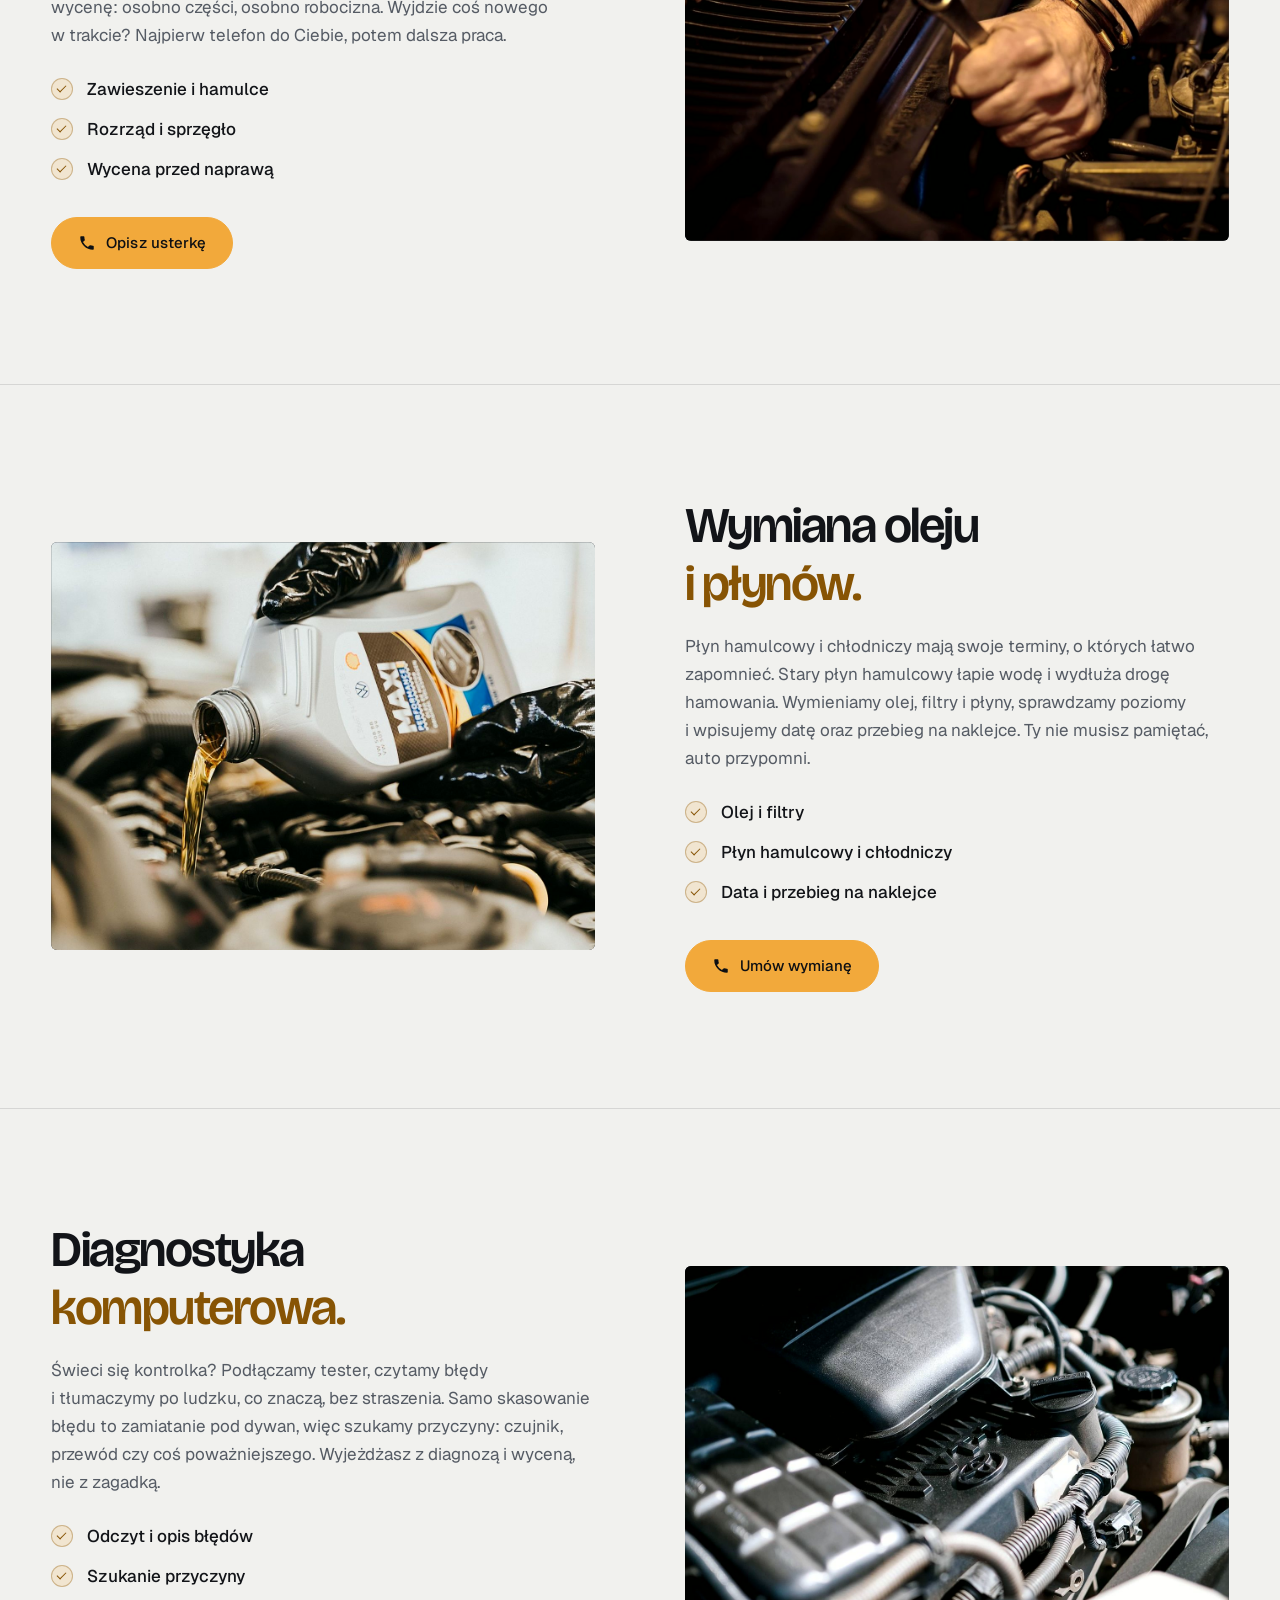
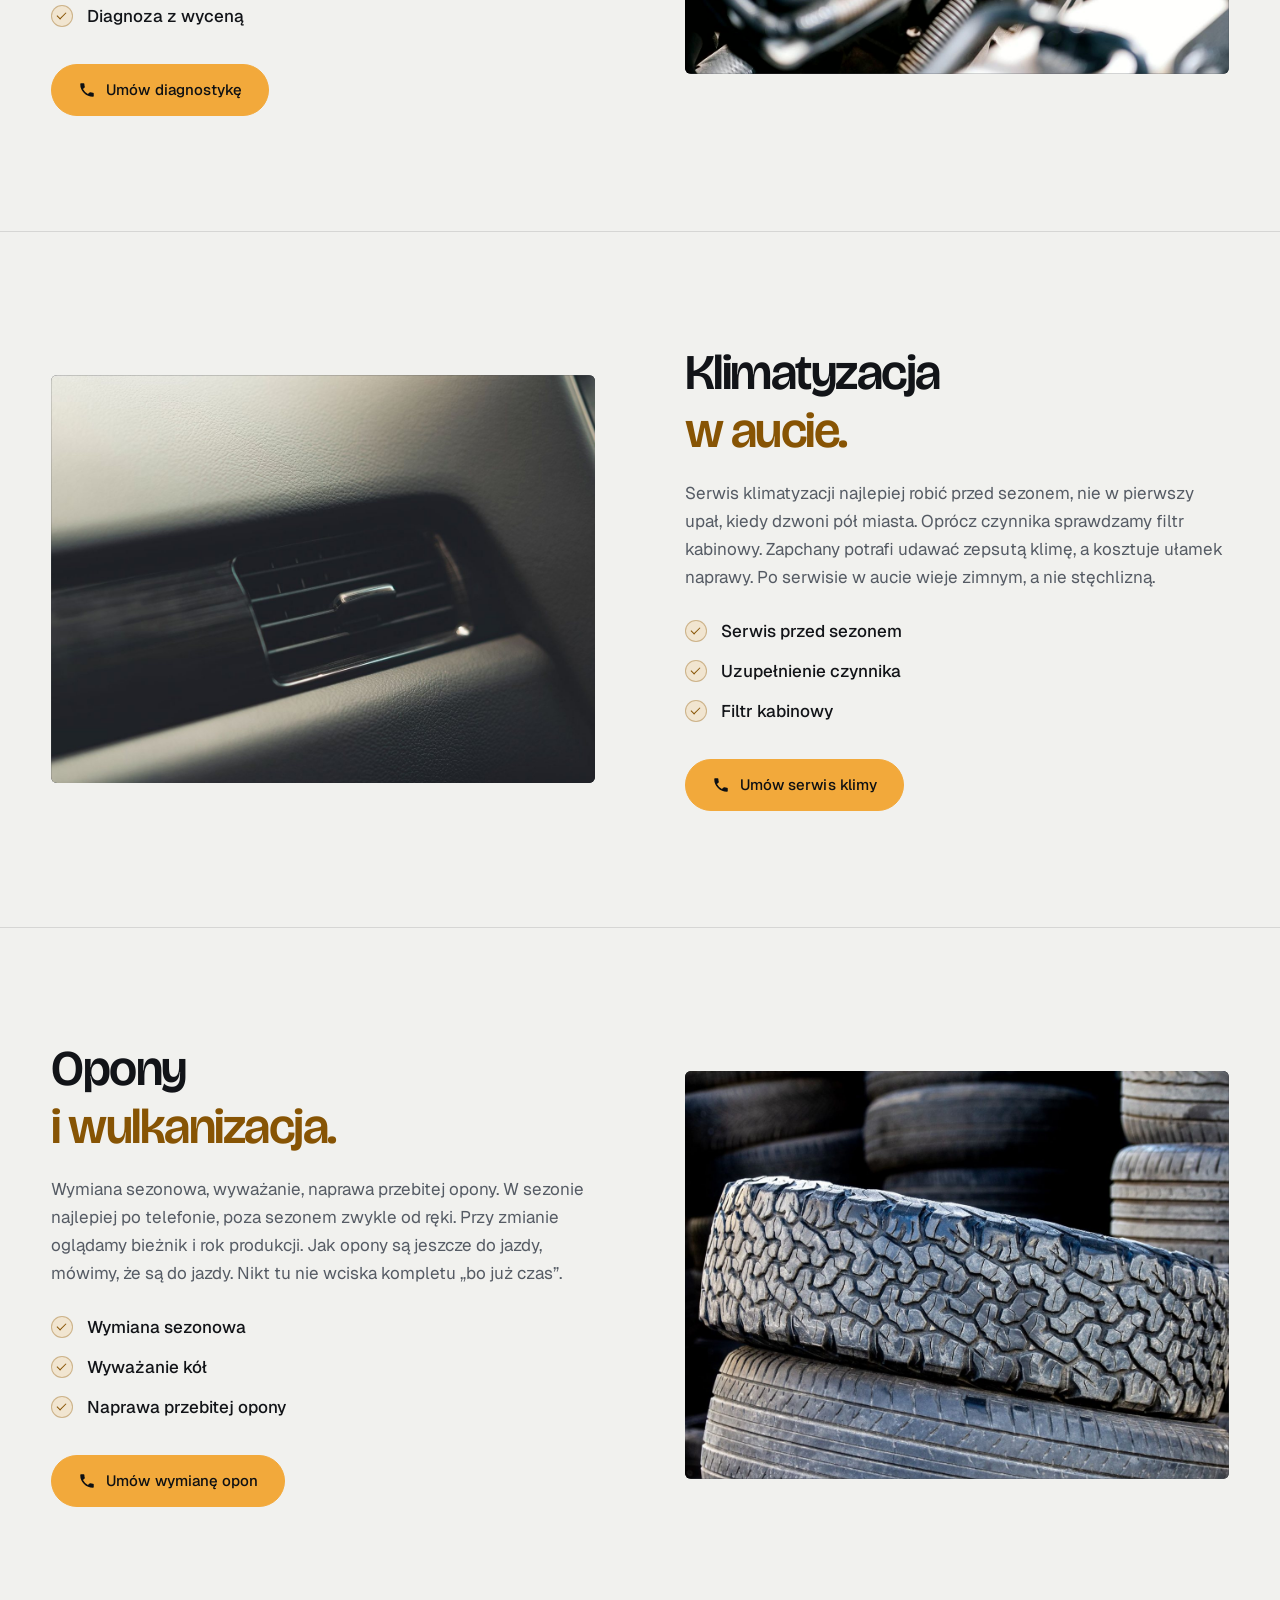
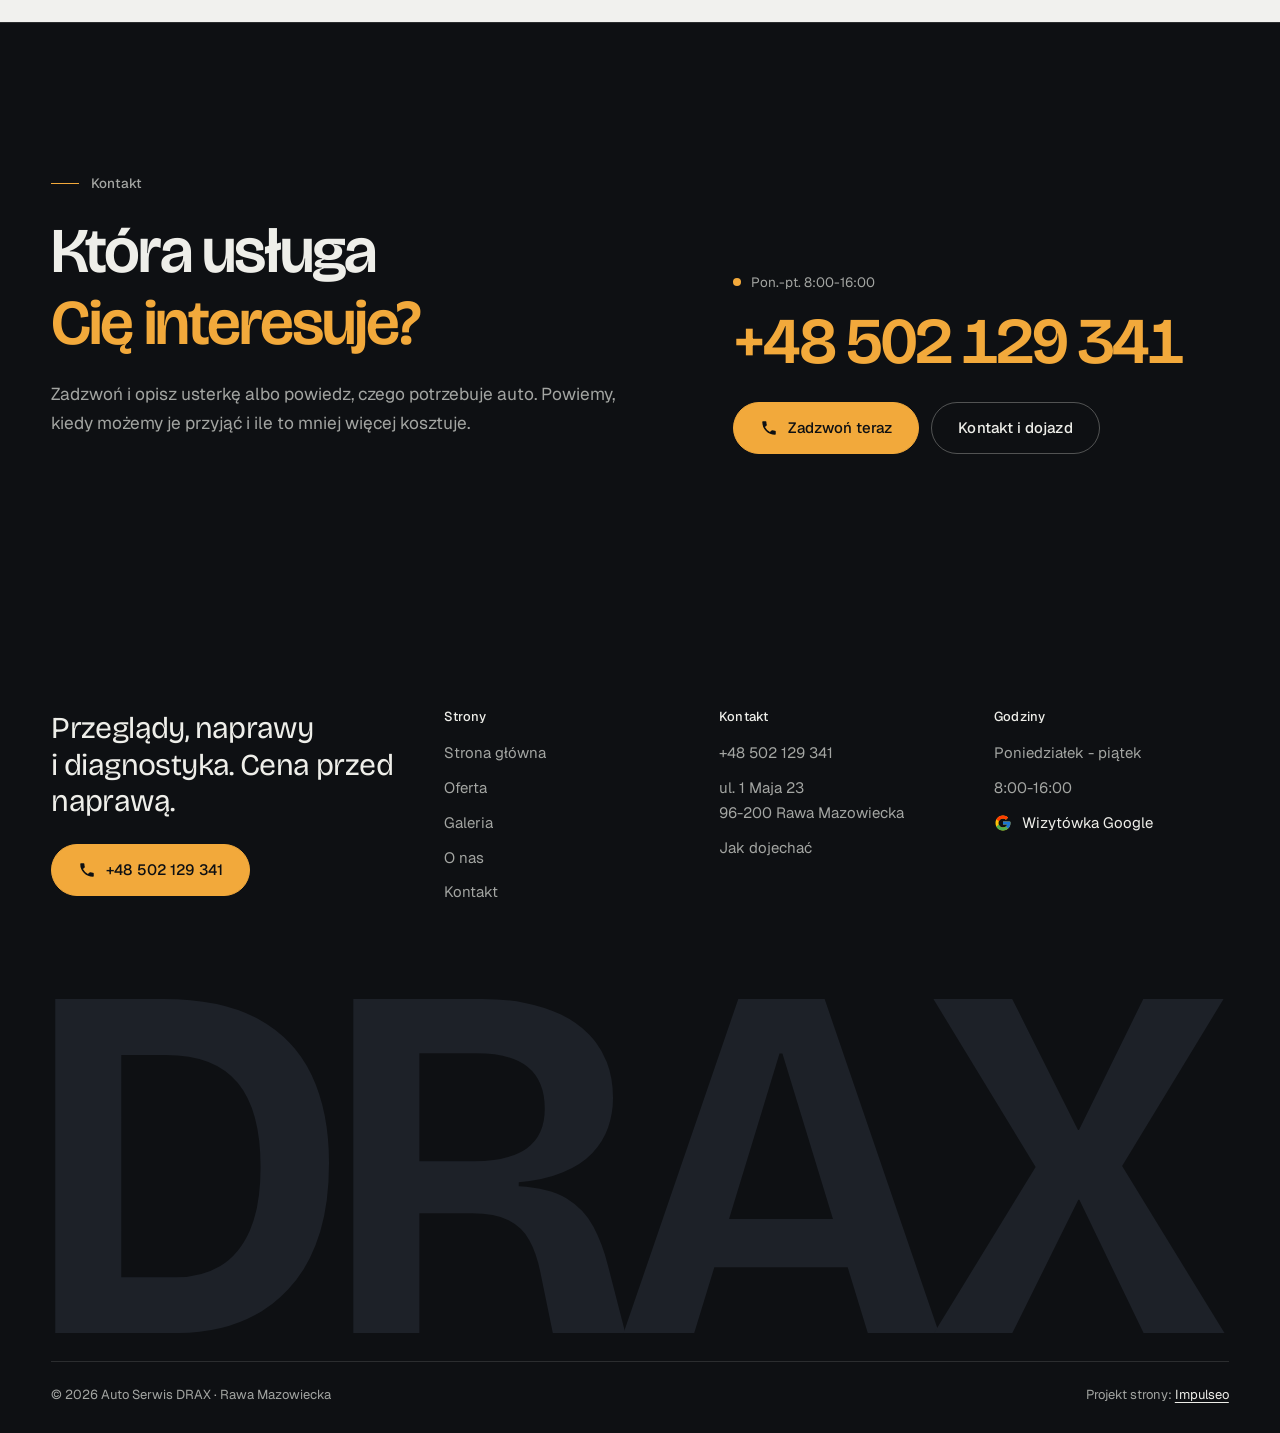
<file: oferta.html>
<!DOCTYPE html>
<html lang="pl">
<head>
<meta charset="UTF-8">
<meta name="viewport" content="width=device-width, initial-scale=1.0">
<title>Oferta - Auto Serwis DRAX, Rawa Mazowiecka</title>
<meta name="description" content="Przeglądy okresowe, naprawy mechaniczne, wymiana oleju i płynów, diagnostyka komputerowa, klimatyzacja, opony i wulkanizacja. Rawa Mazowiecka, ul. 1 Maja 23.">
<link rel="canonical" href="https://impulseo-pl.github.io/f-h-u-drax-katarzyna-dorabiala/oferta.html">
<meta name="robots" content="noindex, nofollow">
<meta name="theme-color" content="#0E1013">
<meta property="og:type" content="website">
<meta property="og:locale" content="pl_PL">
<meta property="og:site_name" content="Auto Serwis DRAX">
<meta property="og:title" content="Oferta - Auto Serwis DRAX, Rawa Mazowiecka">
<meta property="og:description" content="Przeglądy okresowe, naprawy mechaniczne, wymiana oleju i płynów, diagnostyka komputerowa, klimatyzacja, opony i wulkanizacja. Rawa Mazowiecka, ul. 1 Maja 23.">
<meta property="og:url" content="https://impulseo-pl.github.io/f-h-u-drax-katarzyna-dorabiala/oferta.html">
<meta property="og:image" content="https://impulseo-pl.github.io/f-h-u-drax-katarzyna-dorabiala/img/og.jpg">
<meta property="og:image:width" content="1200">
<meta property="og:image:height" content="630">
<meta name="twitter:card" content="summary_large_image">
<script>(function(){var d=document.documentElement;d.classList.add('js');try{if(!window.matchMedia('(prefers-reduced-motion: reduce)').matches)d.classList.add('anim');}catch(e){}setTimeout(function(){if(!d.classList.contains('anim-ok'))d.classList.remove('anim');},3500);})();</script>

<link rel="preload" as="image" href="img/g11.jpg" fetchpriority="high">
<link rel="preconnect" href="https://fonts.googleapis.com">
<link rel="preconnect" href="https://fonts.gstatic.com" crossorigin>
<link href="https://fonts.googleapis.com/css2?family=Bricolage+Grotesque:opsz,wght@12..96,400..700&family=Geist:wght@400..600&display=swap" rel="stylesheet">
<link rel="stylesheet" href="assets/styles.css?v=20261106">
<script src="assets/lenis.min.js?v=1.1.20" defer></script>
<script src="assets/main.js?v=20261106" defer></script>
<meta name="nb-deploy" content="4b18a327428f">
</head>
<body>
<a class="skip" href="#tresc">Przejdź do treści</a>
<header class="site-head">
<div class="head-in">
  <a class="brand" href="index.html" aria-label="Auto Serwis DRAX - strona główna">
    <span class="znak"><svg class="wm" viewBox="37 -668 2327 676" role="img" aria-label="DRAX"><path pathLength="1" style="--i:0" d="M107.4 0V-110.4H285.3Q334.4 -110.4 371.7 -132.7Q409 -155 430 -202.8Q451.1 -250.6 451.1 -328Q451.1 -383.7 439.9 -425.3Q428.8 -466.9 406 -494.5Q383.3 -522.1 348.1 -535.8Q312.9 -549.6 264.1 -549.6H107.4V-660H259.2Q373.2 -660 445.6 -621Q517.9 -582 552.2 -509.5Q586.4 -437 586.4 -336.3Q586.4 -258.3 569.2 -201.3Q552 -144.3 521.8 -105.3Q491.5 -66.3 453.4 -43.3Q415.3 -20.3 372.8 -10.1Q330.3 0 288.8 0ZM45.4 0V-660H175.9V0Z"/><path pathLength="1" style="--i:1" d="M634.4 0V-660H889.5Q934.1 -660 973.5 -652.4Q1012.8 -644.7 1044.7 -629.3Q1076.6 -613.8 1099.7 -590.5Q1122.8 -567.2 1135.2 -535.7Q1147.6 -504.2 1147.6 -464.5Q1147.6 -434.4 1137.9 -406.3Q1128.1 -378.2 1106.4 -355.5Q1084.6 -332.7 1048.7 -317.8Q1012.7 -302.8 961.3 -298V-290Q1021.7 -286.7 1056 -265.8Q1090.2 -244.8 1108.6 -210.7Q1127 -176.6 1137.8 -132.5L1171.9 0H1028.6L1003.6 -122Q996.4 -158.1 982.2 -183.6Q968.1 -209.1 941.3 -222.8Q914.6 -236.6 869.1 -236.6H764.9V0ZM764.9 -339.7H873.6Q941.5 -339.7 977.1 -364.9Q1012.7 -390.1 1012.7 -443Q1012.7 -498.4 979.2 -525.7Q945.8 -553.1 877.9 -553.1H764.9Z"/><path pathLength="1" style="--i:2" d="M1168.4 0 1395.1 -660H1565.8L1791.8 0H1651L1482.3 -552.4H1476.6L1308.1 0ZM1285.6 -129.9V-225.3H1690.1V-129.9Z"/><path pathLength="1" style="--i:3" d="M1781.9 0 1982.7 -328.2 1780.7 -660H1936.4L2066.4 -401H2068.4L2195.4 -660H2354L2153.6 -329.9L2355.9 0H2196L2069.1 -263.5H2067.1L1936.7 0Z"/></svg></span>
    <span class="brand-sub">Auto Serwis<br>Rawa Mazowiecka</span>
  </a>
  <nav class="nav-links" aria-label="Menu główne">
    <a class="nl" href="oferta.html" aria-current="page">Oferta</a><a class="nl" href="realizacje.html">Galeria</a><a class="nl" href="o-nas.html">O&nbsp;nas</a><a class="nl" href="kontakt.html">Kontakt</a>
    <a class="btn btn-copper nav-cta" href="tel:+48502129341"><span class="live" aria-hidden="true"></span>+48 502 129 341</a>
  </nav>
  <button class="burger" type="button" aria-label="Otwórz menu" aria-expanded="false" aria-controls="mnav"><span></span><span></span></button>
</div>
</header>

<div class="mnav" id="mnav">
  <div class="mnav-in">
    <a class="ml" href="index.html">Strona główna</a><a class="ml" href="oferta.html" aria-current="page">Oferta</a><a class="ml" href="realizacje.html">Galeria</a><a class="ml" href="o-nas.html">O&nbsp;nas</a><a class="ml" href="kontakt.html">Kontakt</a>
    <div class="mnav-foot">
      <span>Warsztat czynny od poniedziałku do piątku, 8:00-16:00</span>
      <a class="btn btn-copper" href="tel:+48502129341"><svg class="ico" width="16" height="16" viewBox="0 0 24 24" fill="none" aria-hidden="true"><path d="M6.6 10.8a15.5 15.5 0 0 0 6.6 6.6l2.2-2.2a1 1 0 0 1 1-.24 11.4 11.4 0 0 0 3.6.58 1 1 0 0 1 1 1V20a1 1 0 0 1-1 1A17 17 0 0 1 3 4a1 1 0 0 1 1-1h3.5a1 1 0 0 1 1 1c0 1.25.2 2.46.58 3.6a1 1 0 0 1-.25 1l-2.23 2.2Z" fill="currentColor"/></svg>+48 502 129 341</a>
    </div>
  </div>
</div>
<main id="tresc">
<section class="pagehead">
  <div class="pagehead-media"><img src="img/g11.jpg" alt="Jasna hala warsztatu z autami na stanowiskach i testerem" width="1600" height="1066" decoding="async" fetchpriority="high"></div>
  <div class="ph-in">
    <p class="crumb up" style="--d:0"><a href="index.html">Strona główna</a><span class="sl" aria-hidden="true"></span>Oferta</p>
    <h1><span class="ln"><span class="ln-i" style="--k:0">Przeglądy, naprawy</span></span><span class="ln"><span class="ln-i" style="--k:1"><em>i&nbsp;diagnostyka.</em></span></span></h1>
    <p class="ph-lead up" style="--d:300">Olej i&nbsp;płyny, klimatyzacja, opony. Każde auto zaczynamy od rozmowy i&nbsp;ceny, zanim cokolwiek odkręcimy.</p>
    <nav class="chips up" style="--d:420" aria-label="Usługi na tej stronie"><a class="chip" href="#przeglady">Przeglądy okresowe</a><a class="chip" href="#naprawy">Naprawy mechaniczne</a><a class="chip" href="#olej">Wymiana oleju i&nbsp;płynów</a><a class="chip" href="#diagnostyka">Diagnostyka komputerowa</a><a class="chip" href="#klimatyzacja">Klimatyzacja</a><a class="chip" href="#opony">Opony i&nbsp;wulkanizacja</a></nav>
  </div>
</section>
<section class="svc-block" id="przeglady">
  <div class="wrap svc-row">
    <figure class="fig svc-fig rv-img rv">
      <img src="img/g13.jpg" alt="Auto na podnośniku podczas przeglądu kół i zawieszenia" width="1600" height="1066" decoding="async" data-plx="30" style="height:110%;margin-top:-5%">
    </figure>
    <div class="svc-txt">
      <h2 class="h2 rv rv-h"><span class="ln"><span class="ln-i" style="--k:0">Przeglądy</span></span><span class="ln"><span class="ln-i" style="--k:1"><em>okresowe.</em></span></span></h2>
      <p class="rv" style="--d:100">Przegląd to u&nbsp;nas lista punktów, nie rzut oka spod podnośnika. Sprawdzamy hamulce, zawieszenie, płyny i&nbsp;to, co lubi siadać w&nbsp;Twoim modelu. Na koniec dostajesz krótką rozpiskę: co zrobione, co pilne, co jeszcze poczeka. Bez dopisywania pozycji na siłę.</p>
      <ul class="ticks rv" style="--d:160"><li>Hamulce i&nbsp;zawieszenie</li><li>Płyny, filtry, oświetlenie</li><li>Rozpiska: co pilne, co poczeka</li></ul>
      <a class="btn btn-copper rv" style="--d:220" href="tel:+48502129341"><svg class="ico" width="16" height="16" viewBox="0 0 24 24" fill="none" aria-hidden="true"><path d="M6.6 10.8a15.5 15.5 0 0 0 6.6 6.6l2.2-2.2a1 1 0 0 1 1-.24 11.4 11.4 0 0 0 3.6.58 1 1 0 0 1 1 1V20a1 1 0 0 1-1 1A17 17 0 0 1 3 4a1 1 0 0 1 1-1h3.5a1 1 0 0 1 1 1c0 1.25.2 2.46.58 3.6a1 1 0 0 1-.25 1l-2.23 2.2Z" fill="currentColor"/></svg>Umów przegląd</a>
    </div>
  </div>
</section>
<section class="svc-block flip" id="naprawy">
  <div class="wrap svc-row">
    <figure class="fig svc-fig rv-img rv">
      <img src="img/g4.jpg" alt="Dłonie mechanika z kluczem przy silniku" width="1502" height="1084" decoding="async" data-plx="30" style="height:110%;margin-top:-5%">
    </figure>
    <div class="svc-txt">
      <h2 class="h2 rv rv-h"><span class="ln"><span class="ln-i" style="--k:0">Naprawy</span></span><span class="ln"><span class="ln-i" style="--k:1"><em>mechaniczne.</em></span></span></h2>
      <p class="rv" style="--d:100">Zawieszenie, hamulce, rozrząd, sprzęgło. Wymieniamy to, co faktycznie siadło, a&nbsp;nie wszystko dookoła. Przed naprawą dostajesz wycenę: osobno części, osobno robocizna. Wyjdzie coś nowego w&nbsp;trakcie? Najpierw telefon do Ciebie, potem dalsza praca.</p>
      <ul class="ticks rv" style="--d:160"><li>Zawieszenie i&nbsp;hamulce</li><li>Rozrząd i&nbsp;sprzęgło</li><li>Wycena przed naprawą</li></ul>
      <a class="btn btn-copper rv" style="--d:220" href="tel:+48502129341"><svg class="ico" width="16" height="16" viewBox="0 0 24 24" fill="none" aria-hidden="true"><path d="M6.6 10.8a15.5 15.5 0 0 0 6.6 6.6l2.2-2.2a1 1 0 0 1 1-.24 11.4 11.4 0 0 0 3.6.58 1 1 0 0 1 1 1V20a1 1 0 0 1-1 1A17 17 0 0 1 3 4a1 1 0 0 1 1-1h3.5a1 1 0 0 1 1 1c0 1.25.2 2.46.58 3.6a1 1 0 0 1-.25 1l-2.23 2.2Z" fill="currentColor"/></svg>Opisz usterkę</a>
    </div>
  </div>
</section>
<section class="svc-block" id="olej">
  <div class="wrap svc-row">
    <figure class="fig svc-fig rv-img rv">
      <img src="img/g7.jpg" alt="Wlewanie świeżego oleju do silnika" width="1600" height="1066" loading="lazy" decoding="async" data-plx="30" style="height:110%;margin-top:-5%">
    </figure>
    <div class="svc-txt">
      <h2 class="h2 rv rv-h"><span class="ln"><span class="ln-i" style="--k:0">Wymiana oleju</span></span><span class="ln"><span class="ln-i" style="--k:1"><em>i&nbsp;płynów.</em></span></span></h2>
      <p class="rv" style="--d:100">Płyn hamulcowy i&nbsp;chłodniczy mają swoje terminy, o&nbsp;których łatwo zapomnieć. Stary płyn hamulcowy łapie wodę i&nbsp;wydłuża drogę hamowania. Wymieniamy olej, filtry i&nbsp;płyny, sprawdzamy poziomy i&nbsp;wpisujemy datę oraz przebieg na naklejce. Ty nie musisz pamiętać, auto przypomni.</p>
      <ul class="ticks rv" style="--d:160"><li>Olej i&nbsp;filtry</li><li>Płyn hamulcowy i&nbsp;chłodniczy</li><li>Data i&nbsp;przebieg na naklejce</li></ul>
      <a class="btn btn-copper rv" style="--d:220" href="tel:+48502129341"><svg class="ico" width="16" height="16" viewBox="0 0 24 24" fill="none" aria-hidden="true"><path d="M6.6 10.8a15.5 15.5 0 0 0 6.6 6.6l2.2-2.2a1 1 0 0 1 1-.24 11.4 11.4 0 0 0 3.6.58 1 1 0 0 1 1 1V20a1 1 0 0 1-1 1A17 17 0 0 1 3 4a1 1 0 0 1 1-1h3.5a1 1 0 0 1 1 1c0 1.25.2 2.46.58 3.6a1 1 0 0 1-.25 1l-2.23 2.2Z" fill="currentColor"/></svg>Umów wymianę</a>
    </div>
  </div>
</section>
<section class="svc-block flip" id="diagnostyka">
  <div class="wrap svc-row">
    <figure class="fig svc-fig rv-img rv">
      <img src="img/g2.jpg" alt="Komora silnika z przewodami i osprzętem" width="1600" height="1066" loading="lazy" decoding="async" data-plx="30" style="height:110%;margin-top:-5%">
    </figure>
    <div class="svc-txt">
      <h2 class="h2 rv rv-h"><span class="ln"><span class="ln-i" style="--k:0">Diagnostyka</span></span><span class="ln"><span class="ln-i" style="--k:1"><em>komputerowa.</em></span></span></h2>
      <p class="rv" style="--d:100">Świeci się kontrolka? Podłączamy tester, czytamy błędy i&nbsp;tłumaczymy po ludzku, co znaczą, bez straszenia. Samo skasowanie błędu to zamiatanie pod dywan, więc szukamy przyczyny: czujnik, przewód czy coś poważniejszego. Wyjeżdżasz z&nbsp;diagnozą i&nbsp;wyceną, nie z&nbsp;zagadką.</p>
      <ul class="ticks rv" style="--d:160"><li>Odczyt i&nbsp;opis błędów</li><li>Szukanie przyczyny</li><li>Diagnoza z&nbsp;wyceną</li></ul>
      <a class="btn btn-copper rv" style="--d:220" href="tel:+48502129341"><svg class="ico" width="16" height="16" viewBox="0 0 24 24" fill="none" aria-hidden="true"><path d="M6.6 10.8a15.5 15.5 0 0 0 6.6 6.6l2.2-2.2a1 1 0 0 1 1-.24 11.4 11.4 0 0 0 3.6.58 1 1 0 0 1 1 1V20a1 1 0 0 1-1 1A17 17 0 0 1 3 4a1 1 0 0 1 1-1h3.5a1 1 0 0 1 1 1c0 1.25.2 2.46.58 3.6a1 1 0 0 1-.25 1l-2.23 2.2Z" fill="currentColor"/></svg>Umów diagnostykę</a>
    </div>
  </div>
</section>
<section class="svc-block" id="klimatyzacja">
  <div class="wrap svc-row">
    <figure class="fig svc-fig rv-img rv">
      <img src="img/klima.jpg" alt="Kratka nawiewu klimatyzacji w desce rozdzielczej" width="1600" height="1066" loading="lazy" decoding="async" data-plx="30" style="height:110%;margin-top:-5%">
    </figure>
    <div class="svc-txt">
      <h2 class="h2 rv rv-h"><span class="ln"><span class="ln-i" style="--k:0">Klimatyzacja</span></span><span class="ln"><span class="ln-i" style="--k:1"><em>w&nbsp;aucie.</em></span></span></h2>
      <p class="rv" style="--d:100">Serwis klimatyzacji najlepiej robić przed sezonem, nie w&nbsp;pierwszy upał, kiedy dzwoni pół miasta. Oprócz czynnika sprawdzamy filtr kabinowy. Zapchany potrafi udawać zepsutą klimę, a&nbsp;kosztuje ułamek naprawy. Po serwisie w&nbsp;aucie wieje zimnym, a&nbsp;nie stęchlizną.</p>
      <ul class="ticks rv" style="--d:160"><li>Serwis przed sezonem</li><li>Uzupełnienie czynnika</li><li>Filtr kabinowy</li></ul>
      <a class="btn btn-copper rv" style="--d:220" href="tel:+48502129341"><svg class="ico" width="16" height="16" viewBox="0 0 24 24" fill="none" aria-hidden="true"><path d="M6.6 10.8a15.5 15.5 0 0 0 6.6 6.6l2.2-2.2a1 1 0 0 1 1-.24 11.4 11.4 0 0 0 3.6.58 1 1 0 0 1 1 1V20a1 1 0 0 1-1 1A17 17 0 0 1 3 4a1 1 0 0 1 1-1h3.5a1 1 0 0 1 1 1c0 1.25.2 2.46.58 3.6a1 1 0 0 1-.25 1l-2.23 2.2Z" fill="currentColor"/></svg>Umów serwis klimy</a>
    </div>
  </div>
</section>
<section class="svc-block flip" id="opony">
  <div class="wrap svc-row">
    <figure class="fig svc-fig rv-img rv">
      <img src="img/opony.jpg" alt="Opony ułożone w stosie w warsztacie" width="1600" height="1066" loading="lazy" decoding="async" data-plx="30" style="height:110%;margin-top:-5%">
    </figure>
    <div class="svc-txt">
      <h2 class="h2 rv rv-h"><span class="ln"><span class="ln-i" style="--k:0">Opony</span></span><span class="ln"><span class="ln-i" style="--k:1"><em>i&nbsp;wulkanizacja.</em></span></span></h2>
      <p class="rv" style="--d:100">Wymiana sezonowa, wyważanie, naprawa przebitej opony. W&nbsp;sezonie najlepiej po telefonie, poza sezonem zwykle od ręki. Przy zmianie oglądamy bieżnik i&nbsp;rok produkcji. Jak opony są jeszcze do jazdy, mówimy, że są do jazdy. Nikt tu nie wciska kompletu „bo już czas”.</p>
      <ul class="ticks rv" style="--d:160"><li>Wymiana sezonowa</li><li>Wyważanie kół</li><li>Naprawa przebitej opony</li></ul>
      <a class="btn btn-copper rv" style="--d:220" href="tel:+48502129341"><svg class="ico" width="16" height="16" viewBox="0 0 24 24" fill="none" aria-hidden="true"><path d="M6.6 10.8a15.5 15.5 0 0 0 6.6 6.6l2.2-2.2a1 1 0 0 1 1-.24 11.4 11.4 0 0 0 3.6.58 1 1 0 0 1 1 1V20a1 1 0 0 1-1 1A17 17 0 0 1 3 4a1 1 0 0 1 1-1h3.5a1 1 0 0 1 1 1c0 1.25.2 2.46.58 3.6a1 1 0 0 1-.25 1l-2.23 2.2Z" fill="currentColor"/></svg>Umów wymianę opon</a>
    </div>
  </div>
</section>
<section class="cta-band dark">
  <div class="wrap cta-grid">
    <div>
      <p class="eyebrow rv">Kontakt</p>
      <h2 class="h2 rv rv-h"><span class="ln"><span class="ln-i" style="--k:0">Która usługa</span></span><span class="ln"><span class="ln-i" style="--k:1"><em>Cię interesuje?</em></span></span></h2>
      <p class="lead rv" style="--d:120">Zadzwoń i&nbsp;opisz usterkę albo powiedz, czego potrzebuje auto. Powiemy, kiedy możemy je przyjąć i&nbsp;ile to mniej więcej kosztuje.</p>
    </div>
    <div class="cta-side rv" style="--d:180">
      <span class="lbl"><span class="live" aria-hidden="true"></span>Pon.-pt. 8:00-16:00</span>
      <a class="cta-phone" href="tel:+48502129341">+48 502 129 341</a>
      <div class="cta-row">
        <a class="btn btn-copper" href="tel:+48502129341"><svg class="ico" width="16" height="16" viewBox="0 0 24 24" fill="none" aria-hidden="true"><path d="M6.6 10.8a15.5 15.5 0 0 0 6.6 6.6l2.2-2.2a1 1 0 0 1 1-.24 11.4 11.4 0 0 0 3.6.58 1 1 0 0 1 1 1V20a1 1 0 0 1-1 1A17 17 0 0 1 3 4a1 1 0 0 1 1-1h3.5a1 1 0 0 1 1 1c0 1.25.2 2.46.58 3.6a1 1 0 0 1-.25 1l-2.23 2.2Z" fill="currentColor"/></svg>Zadzwoń teraz</a>
        <a class="btn btn-ghost" href="kontakt.html">Kontakt i&nbsp;dojazd</a>
      </div>
    </div>
  </div>
</section>
</main>
<footer class="site-foot">
  <div class="wrap">
    <div class="foot-top">
      <div>
        <p class="foot-claim">Przeglądy, naprawy i&nbsp;diagnostyka. Cena przed naprawą.</p>
        <a class="btn btn-copper" href="tel:+48502129341"><svg class="ico" width="16" height="16" viewBox="0 0 24 24" fill="none" aria-hidden="true"><path d="M6.6 10.8a15.5 15.5 0 0 0 6.6 6.6l2.2-2.2a1 1 0 0 1 1-.24 11.4 11.4 0 0 0 3.6.58 1 1 0 0 1 1 1V20a1 1 0 0 1-1 1A17 17 0 0 1 3 4a1 1 0 0 1 1-1h3.5a1 1 0 0 1 1 1c0 1.25.2 2.46.58 3.6a1 1 0 0 1-.25 1l-2.23 2.2Z" fill="currentColor"/></svg>+48 502 129 341</a>
      </div>
      <div>
        <h4>Strony</h4>
        <ul><li><a href="index.html">Strona główna</a></li><li><a href="oferta.html">Oferta</a></li><li><a href="realizacje.html">Galeria</a></li><li><a href="o-nas.html">O&nbsp;nas</a></li><li><a href="kontakt.html">Kontakt</a></li></ul>
      </div>
      <div>
        <h4>Kontakt</h4>
        <ul>
          <li><a href="tel:+48502129341">+48 502 129 341</a></li>
          <li>ul. 1 Maja 23<br>96-200 Rawa Mazowiecka</li>
          <li><a href="https://www.google.com/maps/place/F.H.U.+DRAX+KATARZYNA+DORABIA%C5%81A/@51.7636779,20.2411937,17z/data=!4m6!3m5!1s0x4719705bfe88491b:0x3446fc376661b78e!8m2!3d51.7636779!4d20.2411937!16s%2Fg%2F1v26kvxt" target="_blank" rel="noopener">Jak dojechać</a></li>
        </ul>
      </div>
      <div>
        <h4>Godziny</h4>
        <ul>
          <li>Poniedziałek - piątek</li>
          <li>8:00-16:00</li>
          <li><a class="soc" href="https://www.google.com/maps/place/F.H.U.+DRAX+KATARZYNA+DORABIA%C5%81A/@51.7636779,20.2411937,17z/data=!4m6!3m5!1s0x4719705bfe88491b:0x3446fc376661b78e!8m2!3d51.7636779!4d20.2411937!16s%2Fg%2F1v26kvxt" target="_blank" rel="noopener" aria-label="Wizytówka Auto Serwis DRAX w Google"><svg class="g-logo" viewBox="0 0 48 48" aria-hidden="true"><path fill="#FFC107" d="M43.6 20.5H42V20H24v8h11.3C33.7 32.7 29.2 36 24 36c-6.6 0-12-5.4-12-12s5.4-12 12-12c3.1 0 5.8 1.2 7.9 3.1l5.7-5.7C34 6.1 29.3 4 24 4 12.9 4 4 12.9 4 24s8.9 20 20 20 20-8.9 20-20c0-1.3-.1-2.4-.4-3.5z"/><path fill="#FF3D00" d="m6.3 14.7 6.6 4.8C14.7 15.1 19 12 24 12c3.1 0 5.8 1.2 7.9 3.1l5.7-5.7C34 6.1 29.3 4 24 4 16.3 4 9.7 8.3 6.3 14.7z"/><path fill="#4CAF50" d="M24 44c5.2 0 9.9-2 13.4-5.2l-6.2-5.2A11.9 11.9 0 0 1 24 36c-5.2 0-9.6-3.3-11.3-7.9l-6.5 5C9.5 39.6 16.2 44 24 44z"/><path fill="#1976D2" d="M43.6 20.5H42V20H24v8h11.3a12 12 0 0 1-4.1 5.6l6.2 5.2C37 39.2 44 34 44 24c0-1.3-.1-2.4-.4-3.5z"/></svg>Wizytówka Google</a></li>
        </ul>
      </div>
    </div>
    <div class="foot-mark" aria-hidden="true"><svg class="wm-foot" viewBox="37 -668 2327 676" aria-hidden="true" focusable="false"><path style="--i:0" d="M107.4 0V-110.4H285.3Q334.4 -110.4 371.7 -132.7Q409 -155 430 -202.8Q451.1 -250.6 451.1 -328Q451.1 -383.7 439.9 -425.3Q428.8 -466.9 406 -494.5Q383.3 -522.1 348.1 -535.8Q312.9 -549.6 264.1 -549.6H107.4V-660H259.2Q373.2 -660 445.6 -621Q517.9 -582 552.2 -509.5Q586.4 -437 586.4 -336.3Q586.4 -258.3 569.2 -201.3Q552 -144.3 521.8 -105.3Q491.5 -66.3 453.4 -43.3Q415.3 -20.3 372.8 -10.1Q330.3 0 288.8 0ZM45.4 0V-660H175.9V0Z"/><path style="--i:1" d="M634.4 0V-660H889.5Q934.1 -660 973.5 -652.4Q1012.8 -644.7 1044.7 -629.3Q1076.6 -613.8 1099.7 -590.5Q1122.8 -567.2 1135.2 -535.7Q1147.6 -504.2 1147.6 -464.5Q1147.6 -434.4 1137.9 -406.3Q1128.1 -378.2 1106.4 -355.5Q1084.6 -332.7 1048.7 -317.8Q1012.7 -302.8 961.3 -298V-290Q1021.7 -286.7 1056 -265.8Q1090.2 -244.8 1108.6 -210.7Q1127 -176.6 1137.8 -132.5L1171.9 0H1028.6L1003.6 -122Q996.4 -158.1 982.2 -183.6Q968.1 -209.1 941.3 -222.8Q914.6 -236.6 869.1 -236.6H764.9V0ZM764.9 -339.7H873.6Q941.5 -339.7 977.1 -364.9Q1012.7 -390.1 1012.7 -443Q1012.7 -498.4 979.2 -525.7Q945.8 -553.1 877.9 -553.1H764.9Z"/><path style="--i:2" d="M1168.4 0 1395.1 -660H1565.8L1791.8 0H1651L1482.3 -552.4H1476.6L1308.1 0ZM1285.6 -129.9V-225.3H1690.1V-129.9Z"/><path style="--i:3" d="M1781.9 0 1982.7 -328.2 1780.7 -660H1936.4L2066.4 -401H2068.4L2195.4 -660H2354L2153.6 -329.9L2355.9 0H2196L2069.1 -263.5H2067.1L1936.7 0Z"/></svg></div>
    <div class="foot-bottom">
      <span>© 2026 Auto Serwis DRAX · Rawa Mazowiecka</span>
      <span>Projekt strony: <a class="foot-credit" href="https://impulseo.pl" target="_blank" rel="noopener">Impulseo</a></span>
    </div>
  </div>
</footer>
<div class="sticky-call">
  <a class="btn btn-copper" href="tel:+48502129341"><svg class="ico" width="16" height="16" viewBox="0 0 24 24" fill="none" aria-hidden="true"><path d="M6.6 10.8a15.5 15.5 0 0 0 6.6 6.6l2.2-2.2a1 1 0 0 1 1-.24 11.4 11.4 0 0 0 3.6.58 1 1 0 0 1 1 1V20a1 1 0 0 1-1 1A17 17 0 0 1 3 4a1 1 0 0 1 1-1h3.5a1 1 0 0 1 1 1c0 1.25.2 2.46.58 3.6a1 1 0 0 1-.25 1l-2.23 2.2Z" fill="currentColor"/></svg>Zadzwoń</a>
  <a class="btn btn-ghost" href="kontakt.html">Kontakt i&nbsp;dojazd</a>
</div>
<div class="demo-wazne" data-do="2026-11-12" data-cykl="3" hidden><svg class="dw-ico" width="13" height="13" viewBox="0 0 24 24" fill="none" aria-hidden="true"><circle cx="12" cy="12" r="8.6" stroke="currentColor" stroke-width="1.8"/><path d="M12 7.2V12l3.3 2" stroke="currentColor" stroke-width="1.8" stroke-linecap="round"/></svg><span class="dw-txt"></span></div>
</body>
</html>
</file>
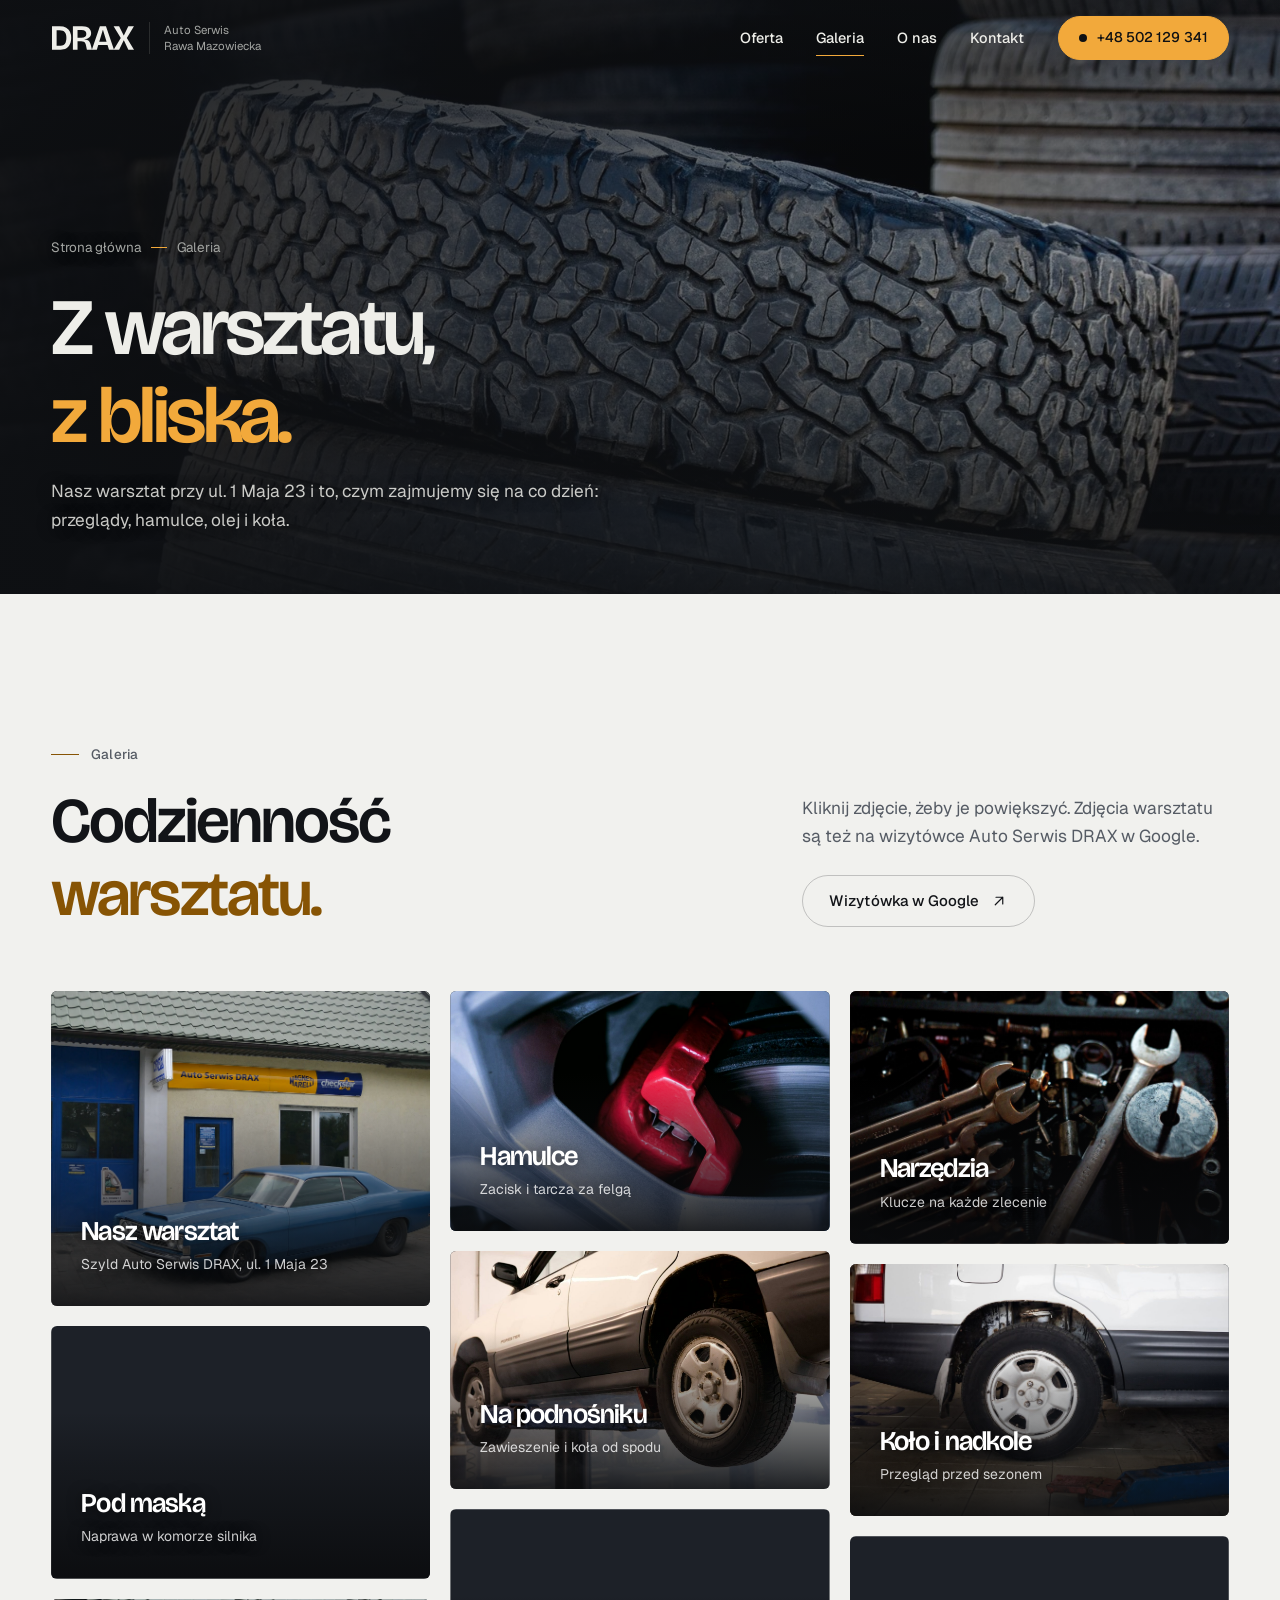
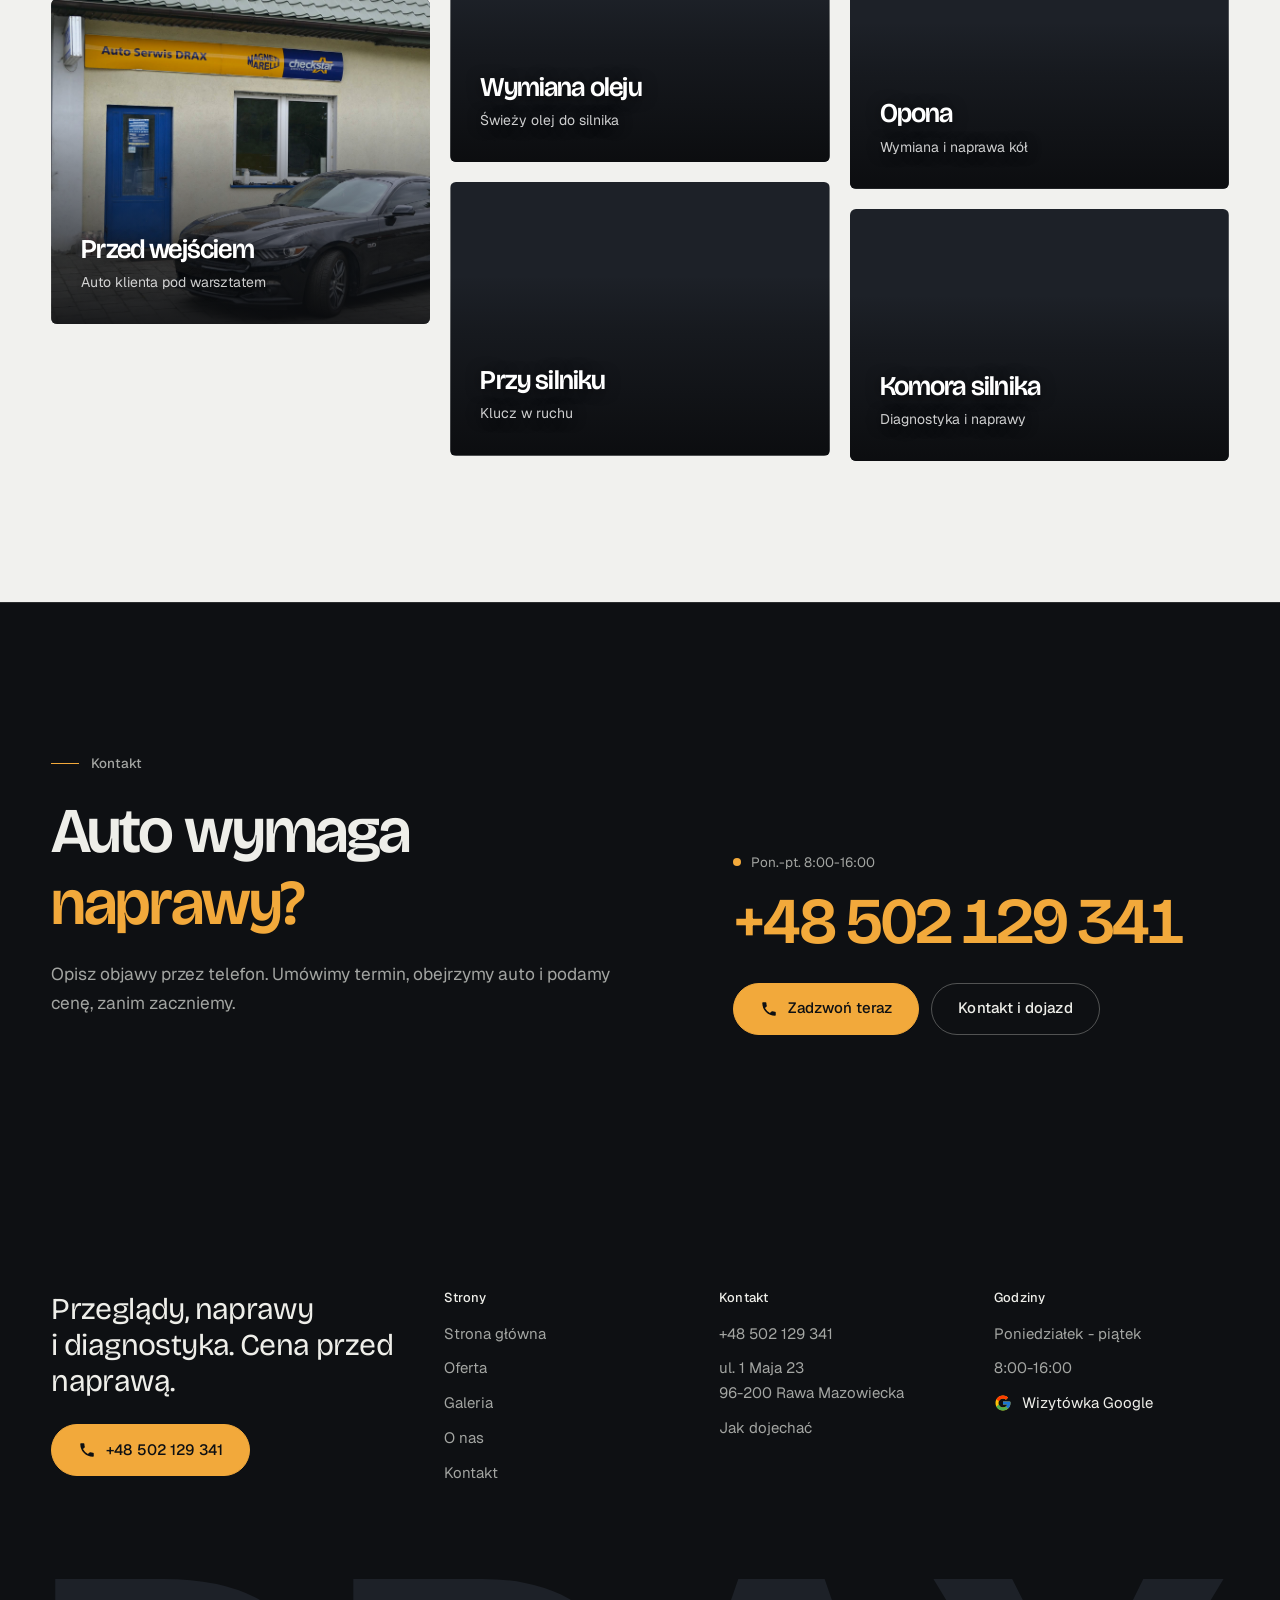
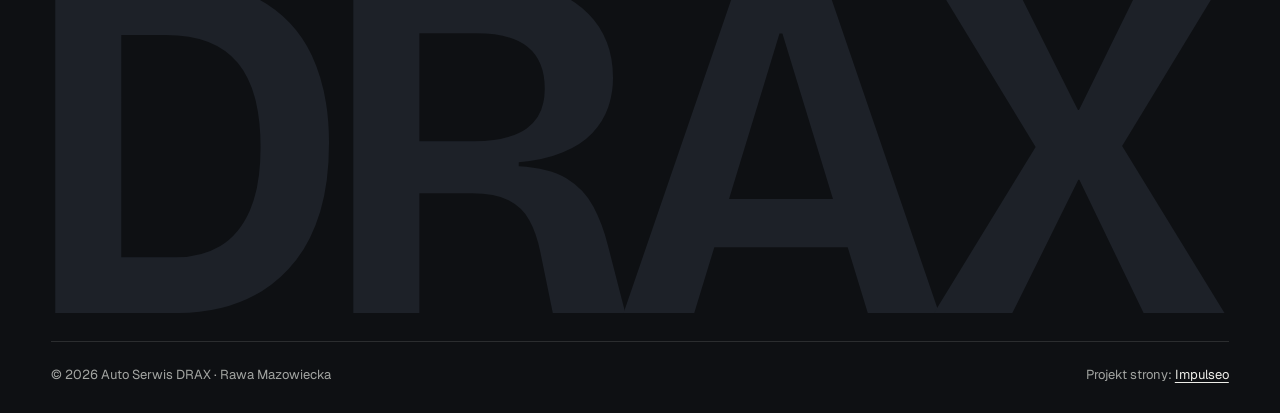
<file: realizacje.html>
<!DOCTYPE html>
<html lang="pl">
<head>
<meta charset="UTF-8">
<meta name="viewport" content="width=device-width, initial-scale=1.0">
<title>Realizacje - Auto Serwis DRAX, Rawa Mazowiecka</title>
<meta name="description" content="Galeria warsztatu Auto Serwis DRAX w Rawie Mazowieckiej: przeglądy, hamulce, olej, koła.">
<link rel="canonical" href="https://impulseo-pl.github.io/f-h-u-drax-katarzyna-dorabiala/realizacje.html">
<meta name="robots" content="noindex, nofollow">
<meta name="theme-color" content="#0E1013">
<meta property="og:type" content="website">
<meta property="og:locale" content="pl_PL">
<meta property="og:site_name" content="Auto Serwis DRAX">
<meta property="og:title" content="Realizacje - Auto Serwis DRAX, Rawa Mazowiecka">
<meta property="og:description" content="Galeria warsztatu Auto Serwis DRAX w Rawie Mazowieckiej: przeglądy, hamulce, olej, koła.">
<meta property="og:url" content="https://impulseo-pl.github.io/f-h-u-drax-katarzyna-dorabiala/realizacje.html">
<meta property="og:image" content="https://impulseo-pl.github.io/f-h-u-drax-katarzyna-dorabiala/img/og.jpg">
<meta property="og:image:width" content="1200">
<meta property="og:image:height" content="630">
<meta name="twitter:card" content="summary_large_image">
<script>(function(){var d=document.documentElement;d.classList.add('js');try{if(!window.matchMedia('(prefers-reduced-motion: reduce)').matches)d.classList.add('anim');}catch(e){}setTimeout(function(){if(!d.classList.contains('anim-ok'))d.classList.remove('anim');},3500);})();</script>

<link rel="preload" as="image" href="img/opony.jpg" fetchpriority="high">
<link rel="preconnect" href="https://fonts.googleapis.com">
<link rel="preconnect" href="https://fonts.gstatic.com" crossorigin>
<link href="https://fonts.googleapis.com/css2?family=Bricolage+Grotesque:opsz,wght@12..96,400..700&family=Geist:wght@400..600&display=swap" rel="stylesheet">
<link rel="stylesheet" href="assets/styles.css?v=20261106">
<script src="assets/lenis.min.js?v=1.1.20" defer></script>
<script src="assets/main.js?v=20261106" defer></script>
<meta name="nb-deploy" content="4b18a327428f">
</head>
<body>
<a class="skip" href="#tresc">Przejdź do treści</a>
<header class="site-head">
<div class="head-in">
  <a class="brand" href="index.html" aria-label="Auto Serwis DRAX - strona główna">
    <span class="znak"><svg class="wm" viewBox="37 -668 2327 676" role="img" aria-label="DRAX"><path pathLength="1" style="--i:0" d="M107.4 0V-110.4H285.3Q334.4 -110.4 371.7 -132.7Q409 -155 430 -202.8Q451.1 -250.6 451.1 -328Q451.1 -383.7 439.9 -425.3Q428.8 -466.9 406 -494.5Q383.3 -522.1 348.1 -535.8Q312.9 -549.6 264.1 -549.6H107.4V-660H259.2Q373.2 -660 445.6 -621Q517.9 -582 552.2 -509.5Q586.4 -437 586.4 -336.3Q586.4 -258.3 569.2 -201.3Q552 -144.3 521.8 -105.3Q491.5 -66.3 453.4 -43.3Q415.3 -20.3 372.8 -10.1Q330.3 0 288.8 0ZM45.4 0V-660H175.9V0Z"/><path pathLength="1" style="--i:1" d="M634.4 0V-660H889.5Q934.1 -660 973.5 -652.4Q1012.8 -644.7 1044.7 -629.3Q1076.6 -613.8 1099.7 -590.5Q1122.8 -567.2 1135.2 -535.7Q1147.6 -504.2 1147.6 -464.5Q1147.6 -434.4 1137.9 -406.3Q1128.1 -378.2 1106.4 -355.5Q1084.6 -332.7 1048.7 -317.8Q1012.7 -302.8 961.3 -298V-290Q1021.7 -286.7 1056 -265.8Q1090.2 -244.8 1108.6 -210.7Q1127 -176.6 1137.8 -132.5L1171.9 0H1028.6L1003.6 -122Q996.4 -158.1 982.2 -183.6Q968.1 -209.1 941.3 -222.8Q914.6 -236.6 869.1 -236.6H764.9V0ZM764.9 -339.7H873.6Q941.5 -339.7 977.1 -364.9Q1012.7 -390.1 1012.7 -443Q1012.7 -498.4 979.2 -525.7Q945.8 -553.1 877.9 -553.1H764.9Z"/><path pathLength="1" style="--i:2" d="M1168.4 0 1395.1 -660H1565.8L1791.8 0H1651L1482.3 -552.4H1476.6L1308.1 0ZM1285.6 -129.9V-225.3H1690.1V-129.9Z"/><path pathLength="1" style="--i:3" d="M1781.9 0 1982.7 -328.2 1780.7 -660H1936.4L2066.4 -401H2068.4L2195.4 -660H2354L2153.6 -329.9L2355.9 0H2196L2069.1 -263.5H2067.1L1936.7 0Z"/></svg></span>
    <span class="brand-sub">Auto Serwis<br>Rawa Mazowiecka</span>
  </a>
  <nav class="nav-links" aria-label="Menu główne">
    <a class="nl" href="oferta.html">Oferta</a><a class="nl" href="realizacje.html" aria-current="page">Galeria</a><a class="nl" href="o-nas.html">O&nbsp;nas</a><a class="nl" href="kontakt.html">Kontakt</a>
    <a class="btn btn-copper nav-cta" href="tel:+48502129341"><span class="live" aria-hidden="true"></span>+48 502 129 341</a>
  </nav>
  <button class="burger" type="button" aria-label="Otwórz menu" aria-expanded="false" aria-controls="mnav"><span></span><span></span></button>
</div>
</header>

<div class="mnav" id="mnav">
  <div class="mnav-in">
    <a class="ml" href="index.html">Strona główna</a><a class="ml" href="oferta.html">Oferta</a><a class="ml" href="realizacje.html" aria-current="page">Galeria</a><a class="ml" href="o-nas.html">O&nbsp;nas</a><a class="ml" href="kontakt.html">Kontakt</a>
    <div class="mnav-foot">
      <span>Warsztat czynny od poniedziałku do piątku, 8:00-16:00</span>
      <a class="btn btn-copper" href="tel:+48502129341"><svg class="ico" width="16" height="16" viewBox="0 0 24 24" fill="none" aria-hidden="true"><path d="M6.6 10.8a15.5 15.5 0 0 0 6.6 6.6l2.2-2.2a1 1 0 0 1 1-.24 11.4 11.4 0 0 0 3.6.58 1 1 0 0 1 1 1V20a1 1 0 0 1-1 1A17 17 0 0 1 3 4a1 1 0 0 1 1-1h3.5a1 1 0 0 1 1 1c0 1.25.2 2.46.58 3.6a1 1 0 0 1-.25 1l-2.23 2.2Z" fill="currentColor"/></svg>+48 502 129 341</a>
    </div>
  </div>
</div>
<main id="tresc">
<section class="pagehead">
  <div class="pagehead-media"><img src="img/opony.jpg" alt="Opony ułożone w stosie w warsztacie" width="1600" height="1066" decoding="async" fetchpriority="high"></div>
  <div class="ph-in">
    <p class="crumb up" style="--d:0"><a href="index.html">Strona główna</a><span class="sl" aria-hidden="true"></span>Galeria</p>
    <h1><span class="ln"><span class="ln-i" style="--k:0">Z&nbsp;warsztatu,</span></span><span class="ln"><span class="ln-i" style="--k:1"><em>z&nbsp;bliska.</em></span></span></h1>
    <p class="ph-lead up" style="--d:300">Nasz warsztat przy ul. 1 Maja 23 i&nbsp;to, czym zajmujemy się na co dzień: przeglądy, hamulce, olej i&nbsp;koła.</p>
  </div>
</section>

<section class="sec">
  <div class="wrap">
    <div class="sec-head">
      <div>
        <p class="eyebrow rv">Galeria</p>
        <h2 class="h2 rv rv-h"><span class="ln"><span class="ln-i" style="--k:0">Codzienność</span></span><span class="ln"><span class="ln-i" style="--k:1"><em>warsztatu.</em></span></span></h2>
      </div>
      <div class="side rv" style="--d:120">
        <p class="lead">Kliknij zdjęcie, żeby je powiększyć. Zdjęcia warsztatu są też na wizytówce Auto Serwis DRAX w&nbsp;Google.</p>
        <a class="btn btn-ghost" href="https://www.google.com/maps/place/F.H.U.+DRAX+KATARZYNA+DORABIA%C5%81A/@51.7636779,20.2411937,17z/data=!4m6!3m5!1s0x4719705bfe88491b:0x3446fc376661b78e!8m2!3d51.7636779!4d20.2411937!16s%2Fg%2F1v26kvxt" target="_blank" rel="noopener">Wizytówka w&nbsp;Google<svg class="ico" width="18" height="18" viewBox="0 0 24 24" fill="none" stroke="currentColor" stroke-width="1.6" stroke-linecap="round" stroke-linejoin="round" aria-hidden="true"><path d="M7 17 17 7M8 7h9v9"/></svg></a>
      </div>
    </div>
    <div class="masonry">
      <a class="tile rv-img rv" style="--d:0" href="img/about.jpg" data-lb="Nasz warsztat - Szyld Auto Serwis DRAX, ul. 1 Maja 23">
        <img src="img/about.jpg" alt="Nasz warsztat - Szyld Auto Serwis DRAX, ul. 1 Maja 23" width="1600" height="1329" decoding="async">
        <span class="tile-cap"><h3>Nasz warsztat</h3><span>Szyld Auto Serwis DRAX, ul. 1 Maja 23</span></span>
      </a><a class="tile rv-img rv" style="--d:110" href="img/g3.jpg" data-lb="Pod maską - Naprawa w komorze silnika">
        <img src="img/g3.jpg" alt="Pod maską - Naprawa w komorze silnika" width="1600" height="1066" decoding="async">
        <span class="tile-cap"><h3>Pod maską</h3><span>Naprawa w&nbsp;komorze silnika</span></span>
      </a><a class="tile rv-img rv" style="--d:220" href="img/g1.jpg" data-lb="Przed wejściem - Auto klienta pod warsztatem">
        <img src="img/g1.jpg" alt="Przed wejściem - Auto klienta pod warsztatem" width="1600" height="1375" decoding="async">
        <span class="tile-cap"><h3>Przed wejściem</h3><span>Auto klienta pod warsztatem</span></span>
      </a><a class="tile rv-img rv" style="--d:0" href="img/g5.jpg" data-lb="Hamulce - Zacisk i tarcza za felgą">
        <img src="img/g5.jpg" alt="Hamulce - Zacisk i tarcza za felgą" width="1516" height="960" decoding="async">
        <span class="tile-cap"><h3>Hamulce</h3><span>Zacisk i&nbsp;tarcza za felgą</span></span>
      </a><a class="tile rv-img rv" style="--d:110" href="img/g12.jpg" data-lb="Na podnośniku - Zawieszenie i koła od spodu">
        <img src="img/g12.jpg" alt="Na podnośniku - Zawieszenie i koła od spodu" width="1506" height="946" decoding="async">
        <span class="tile-cap"><h3>Na podnośniku</h3><span>Zawieszenie i&nbsp;koła od spodu</span></span>
      </a><a class="tile rv-img rv" style="--d:220" href="img/g7.jpg" data-lb="Wymiana oleju - Świeży olej do silnika">
        <img src="img/g7.jpg" alt="Wymiana oleju - Świeży olej do silnika" width="1600" height="1066" decoding="async">
        <span class="tile-cap"><h3>Wymiana oleju</h3><span>Świeży olej do silnika</span></span>
      </a><a class="tile rv-img rv" style="--d:0" href="img/g4.jpg" data-lb="Przy silniku - Klucz w ruchu">
        <img src="img/g4.jpg" alt="Przy silniku - Klucz w ruchu" width="1502" height="1084" loading="lazy" decoding="async">
        <span class="tile-cap"><h3>Przy silniku</h3><span>Klucz w&nbsp;ruchu</span></span>
      </a><a class="tile rv-img rv" style="--d:110" href="img/g8.jpg" data-lb="Narzędzia - Klucze na każde zlecenie">
        <img src="img/g8.jpg" alt="Narzędzia - Klucze na każde zlecenie" width="1600" height="1066" decoding="async">
        <span class="tile-cap"><h3>Narzędzia</h3><span>Klucze na każde zlecenie</span></span>
      </a><a class="tile rv-img rv" style="--d:220" href="img/g13.jpg" data-lb="Koło i nadkole - Przegląd przed sezonem">
        <img src="img/g13.jpg" alt="Koło i nadkole - Przegląd przed sezonem" width="1600" height="1066" decoding="async">
        <span class="tile-cap"><h3>Koło i&nbsp;nadkole</h3><span>Przegląd przed sezonem</span></span>
      </a><a class="tile rv-img rv" style="--d:0" href="img/g14.jpg" data-lb="Opona - Wymiana i naprawa kół">
        <img src="img/g14.jpg" alt="Opona - Wymiana i naprawa kół" width="1600" height="1066" decoding="async">
        <span class="tile-cap"><h3>Opona</h3><span>Wymiana i&nbsp;naprawa kół</span></span>
      </a><a class="tile rv-img rv" style="--d:110" href="img/g2.jpg" data-lb="Komora silnika - Diagnostyka i naprawy">
        <img src="img/g2.jpg" alt="Komora silnika - Diagnostyka i naprawy" width="1600" height="1066" loading="lazy" decoding="async">
        <span class="tile-cap"><h3>Komora silnika</h3><span>Diagnostyka i&nbsp;naprawy</span></span>
      </a>
    </div>
  </div>
</section>
<section class="cta-band dark">
  <div class="wrap cta-grid">
    <div>
      <p class="eyebrow rv">Kontakt</p>
      <h2 class="h2 rv rv-h"><span class="ln"><span class="ln-i" style="--k:0">Auto wymaga</span></span><span class="ln"><span class="ln-i" style="--k:1"><em>naprawy?</em></span></span></h2>
      <p class="lead rv" style="--d:120">Opisz objawy przez telefon. Umówimy termin, obejrzymy auto i&nbsp;podamy cenę, zanim zaczniemy.</p>
    </div>
    <div class="cta-side rv" style="--d:180">
      <span class="lbl"><span class="live" aria-hidden="true"></span>Pon.-pt. 8:00-16:00</span>
      <a class="cta-phone" href="tel:+48502129341">+48 502 129 341</a>
      <div class="cta-row">
        <a class="btn btn-copper" href="tel:+48502129341"><svg class="ico" width="16" height="16" viewBox="0 0 24 24" fill="none" aria-hidden="true"><path d="M6.6 10.8a15.5 15.5 0 0 0 6.6 6.6l2.2-2.2a1 1 0 0 1 1-.24 11.4 11.4 0 0 0 3.6.58 1 1 0 0 1 1 1V20a1 1 0 0 1-1 1A17 17 0 0 1 3 4a1 1 0 0 1 1-1h3.5a1 1 0 0 1 1 1c0 1.25.2 2.46.58 3.6a1 1 0 0 1-.25 1l-2.23 2.2Z" fill="currentColor"/></svg>Zadzwoń teraz</a>
        <a class="btn btn-ghost" href="kontakt.html">Kontakt i&nbsp;dojazd</a>
      </div>
    </div>
  </div>
</section>
</main>
<footer class="site-foot">
  <div class="wrap">
    <div class="foot-top">
      <div>
        <p class="foot-claim">Przeglądy, naprawy i&nbsp;diagnostyka. Cena przed naprawą.</p>
        <a class="btn btn-copper" href="tel:+48502129341"><svg class="ico" width="16" height="16" viewBox="0 0 24 24" fill="none" aria-hidden="true"><path d="M6.6 10.8a15.5 15.5 0 0 0 6.6 6.6l2.2-2.2a1 1 0 0 1 1-.24 11.4 11.4 0 0 0 3.6.58 1 1 0 0 1 1 1V20a1 1 0 0 1-1 1A17 17 0 0 1 3 4a1 1 0 0 1 1-1h3.5a1 1 0 0 1 1 1c0 1.25.2 2.46.58 3.6a1 1 0 0 1-.25 1l-2.23 2.2Z" fill="currentColor"/></svg>+48 502 129 341</a>
      </div>
      <div>
        <h4>Strony</h4>
        <ul><li><a href="index.html">Strona główna</a></li><li><a href="oferta.html">Oferta</a></li><li><a href="realizacje.html">Galeria</a></li><li><a href="o-nas.html">O&nbsp;nas</a></li><li><a href="kontakt.html">Kontakt</a></li></ul>
      </div>
      <div>
        <h4>Kontakt</h4>
        <ul>
          <li><a href="tel:+48502129341">+48 502 129 341</a></li>
          <li>ul. 1 Maja 23<br>96-200 Rawa Mazowiecka</li>
          <li><a href="https://www.google.com/maps/place/F.H.U.+DRAX+KATARZYNA+DORABIA%C5%81A/@51.7636779,20.2411937,17z/data=!4m6!3m5!1s0x4719705bfe88491b:0x3446fc376661b78e!8m2!3d51.7636779!4d20.2411937!16s%2Fg%2F1v26kvxt" target="_blank" rel="noopener">Jak dojechać</a></li>
        </ul>
      </div>
      <div>
        <h4>Godziny</h4>
        <ul>
          <li>Poniedziałek - piątek</li>
          <li>8:00-16:00</li>
          <li><a class="soc" href="https://www.google.com/maps/place/F.H.U.+DRAX+KATARZYNA+DORABIA%C5%81A/@51.7636779,20.2411937,17z/data=!4m6!3m5!1s0x4719705bfe88491b:0x3446fc376661b78e!8m2!3d51.7636779!4d20.2411937!16s%2Fg%2F1v26kvxt" target="_blank" rel="noopener" aria-label="Wizytówka Auto Serwis DRAX w Google"><svg class="g-logo" viewBox="0 0 48 48" aria-hidden="true"><path fill="#FFC107" d="M43.6 20.5H42V20H24v8h11.3C33.7 32.7 29.2 36 24 36c-6.6 0-12-5.4-12-12s5.4-12 12-12c3.1 0 5.8 1.2 7.9 3.1l5.7-5.7C34 6.1 29.3 4 24 4 12.9 4 4 12.9 4 24s8.9 20 20 20 20-8.9 20-20c0-1.3-.1-2.4-.4-3.5z"/><path fill="#FF3D00" d="m6.3 14.7 6.6 4.8C14.7 15.1 19 12 24 12c3.1 0 5.8 1.2 7.9 3.1l5.7-5.7C34 6.1 29.3 4 24 4 16.3 4 9.7 8.3 6.3 14.7z"/><path fill="#4CAF50" d="M24 44c5.2 0 9.9-2 13.4-5.2l-6.2-5.2A11.9 11.9 0 0 1 24 36c-5.2 0-9.6-3.3-11.3-7.9l-6.5 5C9.5 39.6 16.2 44 24 44z"/><path fill="#1976D2" d="M43.6 20.5H42V20H24v8h11.3a12 12 0 0 1-4.1 5.6l6.2 5.2C37 39.2 44 34 44 24c0-1.3-.1-2.4-.4-3.5z"/></svg>Wizytówka Google</a></li>
        </ul>
      </div>
    </div>
    <div class="foot-mark" aria-hidden="true"><svg class="wm-foot" viewBox="37 -668 2327 676" aria-hidden="true" focusable="false"><path style="--i:0" d="M107.4 0V-110.4H285.3Q334.4 -110.4 371.7 -132.7Q409 -155 430 -202.8Q451.1 -250.6 451.1 -328Q451.1 -383.7 439.9 -425.3Q428.8 -466.9 406 -494.5Q383.3 -522.1 348.1 -535.8Q312.9 -549.6 264.1 -549.6H107.4V-660H259.2Q373.2 -660 445.6 -621Q517.9 -582 552.2 -509.5Q586.4 -437 586.4 -336.3Q586.4 -258.3 569.2 -201.3Q552 -144.3 521.8 -105.3Q491.5 -66.3 453.4 -43.3Q415.3 -20.3 372.8 -10.1Q330.3 0 288.8 0ZM45.4 0V-660H175.9V0Z"/><path style="--i:1" d="M634.4 0V-660H889.5Q934.1 -660 973.5 -652.4Q1012.8 -644.7 1044.7 -629.3Q1076.6 -613.8 1099.7 -590.5Q1122.8 -567.2 1135.2 -535.7Q1147.6 -504.2 1147.6 -464.5Q1147.6 -434.4 1137.9 -406.3Q1128.1 -378.2 1106.4 -355.5Q1084.6 -332.7 1048.7 -317.8Q1012.7 -302.8 961.3 -298V-290Q1021.7 -286.7 1056 -265.8Q1090.2 -244.8 1108.6 -210.7Q1127 -176.6 1137.8 -132.5L1171.9 0H1028.6L1003.6 -122Q996.4 -158.1 982.2 -183.6Q968.1 -209.1 941.3 -222.8Q914.6 -236.6 869.1 -236.6H764.9V0ZM764.9 -339.7H873.6Q941.5 -339.7 977.1 -364.9Q1012.7 -390.1 1012.7 -443Q1012.7 -498.4 979.2 -525.7Q945.8 -553.1 877.9 -553.1H764.9Z"/><path style="--i:2" d="M1168.4 0 1395.1 -660H1565.8L1791.8 0H1651L1482.3 -552.4H1476.6L1308.1 0ZM1285.6 -129.9V-225.3H1690.1V-129.9Z"/><path style="--i:3" d="M1781.9 0 1982.7 -328.2 1780.7 -660H1936.4L2066.4 -401H2068.4L2195.4 -660H2354L2153.6 -329.9L2355.9 0H2196L2069.1 -263.5H2067.1L1936.7 0Z"/></svg></div>
    <div class="foot-bottom">
      <span>© 2026 Auto Serwis DRAX · Rawa Mazowiecka</span>
      <span>Projekt strony: <a class="foot-credit" href="https://impulseo.pl" target="_blank" rel="noopener">Impulseo</a></span>
    </div>
  </div>
</footer>
<div class="sticky-call">
  <a class="btn btn-copper" href="tel:+48502129341"><svg class="ico" width="16" height="16" viewBox="0 0 24 24" fill="none" aria-hidden="true"><path d="M6.6 10.8a15.5 15.5 0 0 0 6.6 6.6l2.2-2.2a1 1 0 0 1 1-.24 11.4 11.4 0 0 0 3.6.58 1 1 0 0 1 1 1V20a1 1 0 0 1-1 1A17 17 0 0 1 3 4a1 1 0 0 1 1-1h3.5a1 1 0 0 1 1 1c0 1.25.2 2.46.58 3.6a1 1 0 0 1-.25 1l-2.23 2.2Z" fill="currentColor"/></svg>Zadzwoń</a>
  <a class="btn btn-ghost" href="kontakt.html">Kontakt i&nbsp;dojazd</a>
</div>
<div class="demo-wazne" data-do="2026-11-12" data-cykl="3" hidden><svg class="dw-ico" width="13" height="13" viewBox="0 0 24 24" fill="none" aria-hidden="true"><circle cx="12" cy="12" r="8.6" stroke="currentColor" stroke-width="1.8"/><path d="M12 7.2V12l3.3 2" stroke="currentColor" stroke-width="1.8" stroke-linecap="round"/></svg><span class="dw-txt"></span></div>
</body>
</html>
</file>
<file: assets/styles.css>
/* Auto Serwis DRAX - warsztat samochodowy, Rawa Mazowiecka. Projekt strony: Impulseo, 11.2026.
   Paleta: grafit + bursztyn (kolor szyldu nad warsztatem). Krój: Bricolage Grotesque + Geist. */
:root{
  --ink:#0E1013;--ink-2:#15181D;--ink-3:#1D2128;--ink-line:rgba(238,238,233,.13);
  --paper:#F1F1EE;--paper-2:#E7E8E4;--line:rgba(18,20,24,.12);
  --text:#121418;--muted:#555B64;
  --on-dark:#EEEEE9;--on-dark-2:#A3A5A2;
  --accent:#F2A93B;--accent-d:#875404;--accent-soft:rgba(242,169,59,.16);
  --paper-3:#FFFFFF;
  --f-display:"Bricolage Grotesque","Geist",system-ui,sans-serif;
  --f-body:"Geist",system-ui,-apple-system,"Segoe UI",sans-serif;
  --expo:cubic-bezier(.16,1,.3,1);--ease:cubic-bezier(.16,.84,.44,1);--in:cubic-bezier(.7,0,.84,0);
  --wrap:min(1320px, 100% - clamp(40px, 8vw, 128px));
  --nav-h:76px;
  --img-zoom:1.05;--img-dur:1.4s;--img-rest:brightness(1);--img-hot:brightness(1.08);
}
*,*::before,*::after{box-sizing:border-box}
html{-webkit-text-size-adjust:100%;background:var(--ink)}
html.lenis,html.lenis body{height:auto}
.lenis.lenis-smooth [data-lenis-prevent]{overscroll-behavior:contain}
.lenis.lenis-stopped{overflow:clip}
.lenis.lenis-smooth iframe{pointer-events:none}
body{margin:0;font-family:var(--f-body);font-size:17px;line-height:1.65;color:var(--text);background:var(--paper);-webkit-font-smoothing:antialiased;-moz-osx-font-smoothing:grayscale;overflow-x:clip}
img{display:block;max-width:100%;height:auto}
a{color:inherit;text-decoration:none}
p{margin:0 0 1em;max-width:62ch}
ul,ol{margin:0}
h1,h2,h3{font-family:var(--f-display);font-weight:600;letter-spacing:-.03em;margin:0;font-variation-settings:"opsz" 96;text-wrap:balance}
h2 em,h1 em{font-style:normal;color:var(--accent-d)}
.dark h1 em,.dark h2 em,.hero h1 em,.pagehead h1 em,.stopklatka h2 em{color:var(--accent)}
::selection{background:var(--accent);color:var(--ink)}
:focus-visible{outline:2px solid var(--accent);outline-offset:3px}
.skip{position:absolute;left:12px;top:-60px;z-index:300;background:var(--accent);color:var(--ink);padding:10px 16px;border-radius:8px;font-weight:500}
.skip:focus{top:12px}
.wrap{width:var(--wrap);margin-inline:auto}
.sec{padding:clamp(88px, 11vw, 168px) 0}
.dark{background:var(--ink);color:var(--on-dark)}
.dark-2{background:var(--ink-2);color:var(--on-dark)}
.paper-2{background:var(--paper-2)}
.nw{white-space:nowrap}
.ico{width:18px;height:18px;flex:none}

/* ---------- nagłówki sekcji ---------- */
.eyebrow{display:inline-flex;align-items:center;gap:12px;font-size:13.5px;font-weight:500;letter-spacing:.01em;color:var(--muted);margin:0 0 24px}
.eyebrow::before{content:"";width:28px;height:1px;background:var(--accent-d)}
.dark .eyebrow,.dark-2 .eyebrow,.stopklatka .eyebrow{color:var(--on-dark-2)}
.dark .eyebrow::before,.dark-2 .eyebrow::before,.stopklatka .eyebrow::before{background:var(--accent)}
.h2{font-size:clamp(2.3rem, 1.1rem + 3.6vw, 4.4rem);line-height:1.02}
.ln{display:block;overflow:hidden;padding:.12em 0 .14em;margin:-.12em 0 -.14em}
.ln-i{display:block}
.lead{font-size:1.08rem;color:var(--muted);max-width:52ch}
.dark .lead,.dark-2 .lead{color:var(--on-dark-2)}
.sec-head{display:grid;grid-template-columns:minmax(0,1.25fr) minmax(0,.75fr);gap:40px;align-items:end;margin-bottom:clamp(44px, 5vw, 72px)}
.sec-head .lead{margin:0}
.sec-head .side{display:flex;flex-direction:column;gap:24px;align-items:flex-start}

/* ---------- przyciski (klocki: jedna reakcja na kursor dla wszystkich) ---------- */
.btn{position:relative;isolation:isolate;overflow:hidden;display:inline-flex;align-items:center;justify-content:center;gap:10px;min-height:52px;padding:0 26px;border-radius:999px;border:1px solid transparent;font:500 15px/1.1 var(--f-body);letter-spacing:.005em;cursor:pointer;white-space:nowrap;transition:background-color .72s var(--ease),color .72s var(--ease),border-color .72s var(--ease),box-shadow .72s var(--ease)}
.btn::after,.card::after,.faq-item::after,.op-google::after{content:"";position:absolute;inset:0;z-index:-1;pointer-events:none;background:linear-gradient(105deg,transparent 30%,rgba(255,255,255,.26) 50%,transparent 70%);transform:translateX(-120%);transition:transform .72s var(--ease)}
.btn-copper{background:var(--accent);color:var(--ink);border-color:var(--accent)}
.btn-ghost{background:transparent;color:var(--text);border-color:rgba(18,20,24,.22)}
.dark .btn-ghost,.dark-2 .btn-ghost,.hero .btn-ghost,.stopklatka .btn-ghost,.pagehead .btn-ghost,.site-foot .btn-ghost{color:var(--on-dark);border-color:rgba(238,238,233,.3)}
.btn .arr{transition:transform .72s var(--ease)}
@media (hover:hover){
  .btn:hover,.card:hover,.faq-item:hover,.op-google:hover{background-color:var(--accent-d);color:#fff;border-color:var(--accent-d);box-shadow:0 0 0 4px rgba(242,169,59,.2)}
  .btn:hover::after,.card:hover::after,.faq-item:hover::after,.op-google:hover::after{transform:translateX(120%)}
}

/* ---------- pasek nawigacji ---------- */
.site-head{position:fixed;left:0;right:0;top:0;z-index:100;height:var(--nav-h);color:var(--on-dark);transition:transform .6s var(--expo)}
.site-head::before{content:"";position:absolute;inset:0;z-index:-1;background-color:rgba(14,16,19,0);border-bottom:1px solid transparent;transition:background-color .5s var(--ease),border-color .5s var(--ease)}
.site-head.is-scrolled::before{background-color:rgba(14,16,19,.86);border-bottom-color:var(--ink-line);-webkit-backdrop-filter:blur(14px) saturate(140%);backdrop-filter:blur(14px) saturate(140%)}
.site-head.is-hidden{transform:translateY(-100%)}
.head-in{width:var(--wrap);height:100%;margin-inline:auto;display:flex;align-items:center;justify-content:space-between;gap:24px}
.brand{display:flex;align-items:center;gap:14px;flex:none}
.znak{display:block;width:84px;height:24px}
.wm{display:block;width:100%;height:100%;overflow:visible}
.wm path{fill:currentColor}
.brand-sub{font-size:11.5px;line-height:1.35;color:var(--on-dark-2);padding-left:14px;border-left:1px solid var(--ink-line)}
.nav-links{display:flex;align-items:center;gap:clamp(20px, 2.6vw, 38px)}
.nl{position:relative;font-size:14.5px;font-weight:500;padding:8px 0;color:var(--on-dark)}
.nl::after{content:"";position:absolute;left:0;right:0;bottom:2px;height:1px;background:var(--accent);transform:scaleX(0);transform-origin:right;transition:transform .55s var(--ease)}
.nl:hover::after,.nl[aria-current="page"]::after{transform:scaleX(1);transform-origin:left}
.nav-cta{min-height:44px;padding:0 20px;font-size:14px}
.live{width:8px;height:8px;border-radius:50%;background:var(--accent);flex:none;animation:live 2.4s var(--ease) infinite}
.btn-copper .live{background:var(--ink)}
@keyframes live{0%{box-shadow:0 0 0 0 rgba(242,169,59,.55)}70%{box-shadow:0 0 0 10px rgba(242,169,59,0)}100%{box-shadow:0 0 0 0 rgba(242,169,59,0)}}
.burger{display:none;width:48px;height:48px;border-radius:50%;border:1px solid var(--ink-line);background:transparent;color:var(--on-dark);cursor:pointer;position:relative}
.burger span{position:absolute;left:15px;right:15px;height:1.5px;background:currentColor;transition:transform .5s var(--expo),top .5s var(--expo)}
.burger span:nth-child(1){top:19px}
.burger span:nth-child(2){top:27px}
.menu-open .burger span:nth-child(1){top:23px;transform:rotate(45deg)}
.menu-open .burger span:nth-child(2){top:23px;transform:rotate(-45deg)}
.mnav{position:fixed;inset:0;z-index:99;background:var(--ink);color:var(--on-dark);padding:calc(var(--nav-h) + 32px) 0 32px;display:flex;flex-direction:column;visibility:hidden;clip-path:inset(0 0 100% 0);transition:clip-path .7s var(--expo),visibility 0s .7s}
.menu-open .mnav{visibility:visible;clip-path:inset(0 0 0 0);transition:clip-path .7s var(--expo)}
.mnav-in{width:var(--wrap);margin-inline:auto;display:flex;flex-direction:column;height:100%}
.mnav a.ml{display:block;font-family:var(--f-display);font-size:clamp(2.2rem, 1.2rem + 5vw, 3.2rem);font-weight:600;letter-spacing:-.03em;line-height:1.2;padding:6px 0;border-bottom:1px solid var(--ink-line);transform:translateY(24px);opacity:0;transition:transform .7s var(--expo),opacity .7s var(--expo)}
.menu-open .mnav a.ml{transform:none;opacity:1}
.menu-open .mnav a.ml:nth-child(2){transition-delay:.05s}
.menu-open .mnav a.ml:nth-child(3){transition-delay:.1s}
.menu-open .mnav a.ml:nth-child(4){transition-delay:.15s}
.menu-open .mnav a.ml:nth-child(5){transition-delay:.2s}
.mnav a.ml[aria-current="page"]{color:var(--accent)}
.mnav-foot{margin-top:auto;padding-top:28px;display:flex;flex-direction:column;gap:14px;color:var(--on-dark-2);font-size:14px}
.mnav-foot .btn{align-self:flex-start}

/* ---------- ekran wejścia: nazwa DRAX rysowana światłem ---------- */
.intro{display:none}
.intro-on body{overflow:hidden}
.intro-on .intro{display:block;position:fixed;inset:0;z-index:1;background:var(--ink);transform:translateY(0);transition:transform .74s cubic-bezier(.66,0,.24,1)}
.intro-on .intro::before{content:"";position:absolute;inset:0;background:radial-gradient(60% 50% at 50% 50%,rgba(242,169,59,.08),transparent 70%);opacity:0;transition:opacity .9s var(--ease)}
.intro-on.intro-gra .intro::before{opacity:1}
.intro-on .intro::after{content:"";position:absolute;left:0;right:0;bottom:-1px;height:2px;background:linear-gradient(90deg,transparent,var(--accent) 20%,#FFD68E 50%,var(--accent) 80%,transparent);box-shadow:0 0 22px 2px rgba(242,169,59,.55)}
.intro-on.intro-out .intro{transform:translateY(-101%)}
.intro-line{position:absolute;left:50%;top:50%;width:var(--i-w,320px);height:1px;margin-top:calc(var(--i-h,90px) * .5 + 26px);transform:translateX(-50%);overflow:hidden}
.intro-line i{position:absolute;inset:0;background:linear-gradient(90deg,rgba(242,169,59,0),var(--accent) 30%,#FFD68E 70%,rgba(242,169,59,0));transform:scaleX(0);transform-origin:left}
.intro-on.intro-gra .intro-line i{transform:scaleX(1);transition:transform .62s var(--expo) .42s}
.intro-meta{position:absolute;left:50%;top:50%;margin-top:calc(var(--i-h,90px) * .5 + 44px);transform:translateX(-50%);font-size:12px;letter-spacing:.14em;color:var(--on-dark-2);white-space:nowrap;opacity:0}
.intro-on.intro-gra .intro-meta{opacity:1;transition:opacity .5s var(--ease) .7s}
.intro-on .znak{width:var(--i-baza-w,84px);height:var(--i-baza-h,24px)}
.intro-on .znak .wm{position:fixed;left:50%;top:50%;z-index:3;width:var(--i-w);height:var(--i-h);max-width:none;transform:translate(-50%,-50%) scale(1.04);transition:transform .9s var(--expo)}
.intro-on.intro-gra .znak .wm{transform:translate(-50%,-50%) scale(1)}
.intro-on.intro-out .znak .wm{transform:translate(calc(-50% + var(--i-px)),calc(-50% + var(--i-py))) scale(var(--i-zmniejsz));transition:transform .8s cubic-bezier(.16,.84,.44,1)}
.intro-on .znak .wm path{fill:var(--on-dark);fill-opacity:0;stroke:var(--accent);stroke-width:1.4px;vector-effect:non-scaling-stroke;stroke-dasharray:1;stroke-dashoffset:1;stroke-linejoin:round}
.intro-on.intro-gra .znak .wm path{animation:wm-rysuj .7s cubic-bezier(.65,0,.35,1) forwards,wm-zapal .62s linear forwards;animation-delay:calc(var(--i) * 70ms),calc(.42s + var(--i) * 45ms)}
.intro-on .znak.mierze .wm{position:static;width:100%;height:100%;transform:none;transition:none}
@keyframes wm-rysuj{to{stroke-dashoffset:0}}
@keyframes wm-zapal{0%{fill-opacity:0}18%{fill-opacity:.9}26%{fill-opacity:.15}40%{fill-opacity:1}52%{fill-opacity:.55}64%{fill-opacity:1;stroke-opacity:1}100%{fill-opacity:1;stroke-opacity:0}}

/* ---------- odsłanianie przy przewijaniu ---------- */
.anim .rv{opacity:0;transform:translateY(32px)}
.anim .rv:not(.rv-done){transition:opacity 1s var(--expo),transform 1.1s var(--expo);transition-delay:calc(var(--d, 0) * 1ms)}
.anim .rv.is-in{opacity:1;transform:none}
.anim .rv-h{opacity:1;transform:none}
.anim .rv-h .ln-i{transform:translateY(108%);transition:transform 1.15s var(--expo);transition-delay:calc(var(--k, 0) * 95ms + var(--d, 0) * 1ms)}
.anim .rv-h.is-in .ln-i{transform:none}
.anim .rv-img{opacity:1;transform:none;clip-path:inset(0 0 100% 0)}
.anim .rv-img:not(.rv-done){transition:clip-path 1.3s var(--expo);transition-delay:calc(var(--d, 0) * 1ms)}
.anim .rv-img img{scale:1.14;transition:transform var(--img-dur) var(--ease),filter var(--img-dur) var(--ease),scale 1.7s var(--expo)}
.anim .rv-img.is-in{clip-path:inset(0 0 0 0)}
.anim .rv-img.is-in img{scale:1}

/* ---------- hero ---------- */
.hero{position:relative;display:flex;align-items:flex-end;min-height:100vh;min-height:100svh;color:var(--on-dark);background:var(--ink);overflow:hidden}
.hero-media{position:absolute;inset:0}
.hero-media img{width:100%;height:100%;object-fit:cover;object-position:60% 50%}
.hero-media::after{content:"";position:absolute;inset:0;background:linear-gradient(90deg,rgba(14,16,19,.94) 0%,rgba(14,16,19,.82) 32%,rgba(14,16,19,.34) 64%,rgba(14,16,19,.12) 100%),linear-gradient(0deg,rgba(14,16,19,.9) 0%,rgba(14,16,19,0) 42%),linear-gradient(180deg,rgba(14,16,19,.6) 0%,rgba(14,16,19,0) 24%)}
.hero-in{position:relative;width:var(--wrap);margin-inline:auto;padding:calc(var(--nav-h) + 36px) 0 clamp(24px, 4svh, 44px)}
.hero-tag{display:inline-flex;align-items:center;gap:12px;font-size:13.5px;color:var(--on-dark);padding:8px 16px 8px 14px;border:1px solid var(--ink-line);border-radius:999px;background:rgba(14,16,19,.35);margin-bottom:clamp(20px, 3.4svh, 34px)}
.hero-tag .sep{width:1px;height:12px;background:var(--ink-line)}
.hero-tag .muted{color:var(--on-dark-2)}
.hero h1{font-size:clamp(2.8rem, min(1.1rem + 5.6vw, 10.8svh), 6.7rem);line-height:.95;letter-spacing:-.045em;font-weight:600;max-width:13ch}
.hero-lead{font-size:clamp(1rem, .9rem + .4vw, 1.16rem);color:rgba(238,238,233,.84);max-width:50ch;margin:clamp(18px, 3svh, 30px) 0 clamp(22px, 3.6svh, 36px)}
.hero-ctas{display:flex;flex-wrap:wrap;gap:12px}
.hero-foot{display:flex;align-items:center;justify-content:space-between;gap:24px;margin-top:clamp(24px, 5svh, 56px);padding-top:20px;border-top:1px solid var(--ink-line);font-size:13.5px;color:var(--on-dark-2)}
.hero-foot .rate{display:flex;align-items:center;gap:12px}
.hero-foot .rate b{color:var(--on-dark);font-weight:600}
.g-logo{width:18px;height:18px;flex:none}
.stars{display:inline-flex;gap:2px;color:var(--accent)}
.stars svg{width:14px;height:14px}
.cue{display:flex;align-items:center;gap:14px;color:var(--on-dark-2)}
.cue-line{position:relative;width:1px;height:38px;background:var(--ink-line);overflow:hidden}
.cue-line i{position:absolute;inset:0;background:var(--accent);transform-origin:top;animation:cue 2.2s var(--ease) infinite}
@keyframes cue{0%{transform:scaleY(0);transform-origin:top}45%{transform:scaleY(1);transform-origin:top}55%{transform:scaleY(1);transform-origin:bottom}100%{transform:scaleY(0);transform-origin:bottom}}
.anim .hero .ln-i,.anim .pagehead .ln-i{transform:translateY(108%);transition:transform 1.2s var(--expo);transition-delay:calc(var(--k, 0) * 110ms)}
.anim .hero .up,.anim .pagehead .up{opacity:0;transform:translateY(22px);transition:opacity 1s var(--expo),transform 1.1s var(--expo);transition-delay:calc(var(--d, 0) * 1ms)}
.anim.hero-go .hero .ln-i,.anim.hero-go .pagehead .ln-i{transform:none}
.anim.hero-go .hero .up,.anim.hero-go .pagehead .up{opacity:1;transform:none}

/* ---------- pasek haseł ---------- */
.strip{background:var(--ink-2);color:var(--on-dark);border-top:1px solid var(--ink-line)}
.strip-in{width:min(96%, 1440px);margin-inline:auto;display:grid;grid-template-columns:repeat(5, minmax(0, 1fr))}
.strip-it{position:relative;text-align:center;padding:30px 14px}
.strip-it+.strip-it::before{content:"";position:absolute;left:0;top:30%;bottom:30%;width:1px;background:var(--accent);opacity:.75}
.strip .k{font-family:var(--f-display);font-size:1.2rem;font-weight:600;letter-spacing:-.015em;line-height:1.25}
.strip .v{font-size:13px;color:var(--on-dark-2);margin-top:4px}

/* ---------- kafle ze zdjęciem ---------- */
.tile{position:relative;display:block;overflow:hidden;border-radius:6px;background:var(--ink-3);color:#fff}
.tile img{width:100%;height:100%;object-fit:cover;filter:var(--img-rest);transition:transform var(--img-dur) var(--ease),filter var(--img-dur) var(--ease),scale 1.7s var(--expo)}
.tile::after{content:"";position:absolute;inset:0;background:linear-gradient(0deg,rgba(10,11,13,.82) 0%,rgba(10,11,13,.2) 42%,rgba(10,11,13,0) 62%);pointer-events:none}
.tile-cap{position:absolute;left:0;right:0;bottom:0;z-index:2;padding:clamp(20px, 2.4vw, 30px)}
.tile-cap h3{font-size:clamp(1.3rem, 1rem + .9vw, 1.7rem);color:#fff;line-height:1.15}
.tile-cap span{display:block;margin-top:6px;font-size:14px;color:rgba(255,255,255,.8)}
.tile .go{position:absolute;top:18px;right:18px;z-index:2;width:44px;height:44px;border-radius:50%;border:1px solid rgba(255,255,255,.4);display:grid;place-items:center;color:#fff;background:rgba(14,16,19,.25);transition:background-color .72s var(--ease),border-color .72s var(--ease),color .72s var(--ease)}
@media (hover:hover){
  .tile:hover img{transform:scale(var(--img-zoom));filter:var(--img-hot)}
  .tile:hover .go{background:var(--accent);border-color:var(--accent);color:var(--ink)}
}
.tiles-3{display:grid;grid-template-columns:repeat(3, minmax(0, 1fr));gap:20px;align-items:start}
.tiles-3 .tile{aspect-ratio:3/4}
.tiles-3 .tile:nth-child(2){margin-top:72px}

/* ---------- o mnie (strona główna) ---------- */
.about{display:grid;grid-template-columns:minmax(0, 1fr) minmax(0, 1fr);gap:clamp(40px, 7vw, 120px);align-items:center}
.fig{position:relative;margin:0;overflow:hidden;border-radius:6px;background:var(--ink-3)}
.fig img{width:100%;height:100%;object-fit:cover}
.about .fig{aspect-ratio:4/5}
.about .fig img{object-position:35% 40%}
.fig-tag{position:absolute;left:16px;bottom:16px;z-index:2;background:rgba(14,16,19,.74);color:#fff;font-size:12.5px;padding:8px 14px;border-radius:999px}
.stats{display:grid;grid-template-columns:repeat(3, minmax(0, 1fr));gap:24px;margin:36px 0 40px;padding-top:30px;border-top:1px solid var(--line)}
.stat b{display:block;font-family:var(--f-display);font-size:clamp(2.4rem, 1.6rem + 2.2vw, 3.6rem);font-weight:600;letter-spacing:-.045em;line-height:1;font-variant-numeric:tabular-nums}
.stat b small{font-size:.5em;letter-spacing:-.02em;margin-left:4px;color:var(--accent-d)}
.stat > span{display:block;margin-top:10px;font-size:13.5px;line-height:1.45;color:var(--muted)}

/* ---------- proces: linia, która się zapala ---------- */
.proces{background:var(--ink);color:var(--on-dark)}
.proc-grid{display:grid;grid-template-columns:minmax(0, .9fr) minmax(0, 1.1fr);gap:clamp(40px, 7vw, 120px)}
.proc-side{position:sticky;top:calc(var(--nav-h) + 56px);align-self:start}
.proc-count{display:flex;align-items:baseline;gap:12px;margin-top:clamp(36px, 5vw, 64px);font-family:var(--f-display)}
.proc-count b{font-size:clamp(4rem, 2.6rem + 4vw, 6.6rem);font-weight:500;line-height:.9;letter-spacing:-.06em;color:var(--accent);font-variant-numeric:tabular-nums}
.proc-count span{font-size:1.1rem;color:var(--on-dark-2)}
.proc-now{margin-top:16px;padding-top:16px;border-top:1px solid var(--ink-line);max-width:260px;font-size:15px;color:var(--on-dark)}
.proc-steps{position:relative;padding-left:64px}
.proc-ol{list-style:none;padding:0;margin:0}
.wire{position:absolute;left:11px;top:16px;bottom:56px;width:2px;background:var(--ink-line);border-radius:2px}
.wire i{position:absolute;inset:0;border-radius:2px;background:linear-gradient(180deg,var(--accent),#FFD68E);transform-origin:top;transform:scaleY(var(--p, 0));box-shadow:0 0 16px rgba(242,169,59,.55)}
.step{position:relative;padding:6px 0 clamp(56px, 7vw, 96px)}
.step:last-child{padding-bottom:12px}
.step::before{content:"";position:absolute;left:-60px;top:12px;width:18px;height:18px;border-radius:50%;background:var(--ink);border:2px solid rgba(238,238,233,.22);transition:background-color .6s var(--ease),border-color .6s var(--ease),box-shadow .6s var(--ease)}
.step.is-live::before{background:var(--accent);border-color:var(--accent);box-shadow:0 0 0 7px rgba(242,169,59,.16)}
.step .no{font-size:13px;color:var(--on-dark-2);font-variant-numeric:tabular-nums}
.step h3{font-size:clamp(1.7rem, 1.2rem + 1.4vw, 2.4rem);margin:8px 0 14px;color:rgba(238,238,233,.55);transition:color .6s var(--ease)}
.step.is-live h3{color:var(--on-dark)}
.step p{color:var(--on-dark-2);margin:0}

/* ---------- galeria na stronie głównej ---------- */
.gal-3{display:grid;grid-template-columns:minmax(0, 1.3fr) minmax(0, 1fr);gap:20px}
.gal-3 .tile:nth-child(1),.gal-3 .tile:nth-child(3){aspect-ratio:16/10}
.gal-3 .tile:nth-child(2){grid-column:2;grid-row:1 / span 2}

/* ---------- lista usług ---------- */
.svc-list{display:grid;gap:12px}
.card{position:relative;isolation:isolate;overflow:hidden;display:grid;grid-template-columns:56px minmax(0, 1fr) minmax(0, 1.25fr) 44px;gap:28px;align-items:center;padding:26px 28px;border:1px solid var(--ink-line);border-radius:14px;color:var(--on-dark);background-color:rgba(255,255,255,0);transition:background-color .72s var(--ease),color .72s var(--ease),border-color .72s var(--ease),box-shadow .72s var(--ease)}
.card .ic{width:56px;height:56px;border-radius:50%;border:1px solid var(--ink-line);display:grid;place-items:center;color:var(--accent);transition:color .72s var(--ease),border-color .72s var(--ease)}
.card .ic svg{width:24px;height:24px}
.card h3{font-size:clamp(1.25rem, 1rem + .7vw, 1.55rem);line-height:1.2}
.card p{margin:0;color:var(--on-dark-2);font-size:15.5px;line-height:1.55;transition:color .72s var(--ease)}
.card .go{width:44px;height:44px;border-radius:50%;display:grid;place-items:center;border:1px solid var(--ink-line);transition:border-color .72s var(--ease)}
@media (hover:hover){
  .card:hover .ic{color:#fff;border-color:rgba(255,255,255,.4)}
  .card:hover p{color:rgba(255,255,255,.88)}
  .card:hover .go{border-color:rgba(255,255,255,.4)}
}

/* ---------- opinie ---------- */
.op-meta{display:flex;align-items:center;gap:18px}
.op-meta .big{font-family:var(--f-display);font-size:clamp(3.4rem, 2.4rem + 2.6vw, 4.6rem);font-weight:600;letter-spacing:-.05em;line-height:1}
.op-meta .stars svg{width:18px;height:18px}
.op-meta small{display:block;font-size:13.5px;color:var(--muted);margin-top:6px}
.op-google{position:relative;isolation:isolate;overflow:hidden;display:inline-flex;align-items:center;gap:10px;min-height:52px;padding:0 24px;border-radius:999px;border:1px solid rgba(18,20,24,.22);background-color:var(--paper-3);color:var(--text);font-size:15px;font-weight:500;transition:background-color .72s var(--ease),color .72s var(--ease),border-color .72s var(--ease),box-shadow .72s var(--ease)}
.opinie-grid{display:grid;grid-template-columns:minmax(0, 1.25fr) minmax(0, 1fr);gap:20px}
.op-card{margin:0;display:flex;flex-direction:column;justify-content:space-between;gap:28px;padding:clamp(28px, 3vw, 44px);background:var(--paper-3);border:1px solid var(--line);border-radius:14px}
.op-card blockquote{margin:0}
.op-card blockquote p{margin:0;max-width:none}
.op-card.feat{grid-row:span 2;background:var(--ink);border-color:var(--ink);color:var(--on-dark)}
.op-card.feat blockquote p{font-family:var(--f-display);font-size:clamp(1.5rem, 1.1rem + 1.2vw, 2.2rem);line-height:1.22;letter-spacing:-.02em;font-weight:500}
.op-card .q{font-family:var(--f-display);font-size:3.4rem;line-height:.6;color:var(--accent);height:24px}
.op-card figcaption{display:flex;align-items:center;gap:12px;font-size:14px;color:var(--muted)}
.op-card.feat figcaption{color:var(--on-dark-2)}
.op-card figcaption b{display:block;color:var(--text);font-weight:600;font-size:15px}
.op-card.feat figcaption b{color:var(--on-dark)}
.av{width:42px;height:42px;border-radius:50%;display:grid;place-items:center;background:var(--accent-soft);color:var(--accent-d);font-weight:600;flex:none}
.op-card.feat .av{color:var(--accent)}
.badges{display:flex;align-items:center;gap:clamp(20px, 3vw, 44px);margin-top:20px;padding:24px clamp(24px, 3vw, 40px);background:var(--ink);color:var(--on-dark);border-radius:14px}
.odz-list{list-style:none;padding:0;display:flex;align-items:center;gap:24px;flex:none}
.odz img{height:84px;width:auto}
.badges p{margin:0;color:var(--on-dark-2);font-size:15px}
.badges p b{display:block;color:var(--on-dark);font-family:var(--f-display);font-size:1.3rem;font-weight:600;letter-spacing:-.02em;margin-bottom:4px}

/* ---------- obszar działania ---------- */
.area{display:grid;grid-template-columns:minmax(0, 1fr) minmax(0, 1.15fr);gap:clamp(40px, 6vw, 100px);align-items:center}
.cities{list-style:none;padding:0;margin:32px 0 0;display:flex;flex-wrap:wrap;gap:10px}
.cities li{display:flex;align-items:center;gap:10px;padding:10px 18px;border:1px solid var(--line);border-radius:999px;font-size:15px;background:var(--paper-3)}
.cities li::before{content:"";width:7px;height:7px;border-radius:50%;background:var(--accent-d)}
.cities li.base{background:var(--ink);border-color:var(--ink);color:var(--on-dark)}
.cities li.base::before{background:var(--accent)}
.cities li.more{background:transparent;border-style:dashed;color:var(--muted)}
.map{position:relative;overflow:hidden;border-radius:14px;border:1px solid var(--line);background:var(--paper-2);aspect-ratio:4/3}
.map iframe{position:absolute;inset:0;width:100%;height:100%;border:0;filter:grayscale(1) contrast(1.06)}

/* ---------- pytania ---------- */
.faq-wrap{display:grid;grid-template-columns:minmax(0, .8fr) minmax(0, 1.2fr);gap:clamp(40px, 6vw, 100px);align-items:start}
.faq-side{position:sticky;top:calc(var(--nav-h) + 40px)}
.faq-item{position:relative;isolation:isolate;overflow:hidden;border:1px solid var(--line);border-radius:14px;background-color:var(--paper-3);color:var(--text);margin-bottom:12px;transition:background-color .72s var(--ease),color .72s var(--ease),border-color .72s var(--ease),box-shadow .72s var(--ease)}
.faq-item summary{list-style:none;cursor:pointer;position:relative;padding:24px 72px 24px 28px;font-family:var(--f-display);font-size:clamp(1.08rem, 1rem + .3vw, 1.24rem);font-weight:600;letter-spacing:-.015em;line-height:1.35}
.faq-item summary::-webkit-details-marker{display:none}
.faq-item summary::after{content:"";position:absolute;right:24px;top:50%;width:32px;height:32px;margin-top:-16px;border-radius:50%;border:1px solid currentColor;opacity:.4}
.faq-item summary i{position:absolute;right:35px;top:50%;width:10px;height:1.5px;background:currentColor;transition:transform .5s var(--expo)}
.faq-item summary i:last-child{transform:rotate(90deg)}
.faq-item[open] summary i:last-child{transform:rotate(0)}
.faq-a{padding:0 28px 26px;color:var(--muted);transition:color .72s var(--ease)}
.faq-a p{margin:0}
@media (hover:hover){.faq-item:hover .faq-a{color:rgba(255,255,255,.88)}}

/* ---------- stopklatka: okno na nieruchome zdjęcie ---------- */
.stopklatka{position:relative;clip-path:inset(0 0 0 0);min-height:620px;display:flex;align-items:center;color:var(--on-dark);background:var(--ink)}
.stk-bg{position:fixed;inset:0;z-index:0;background-size:cover;background-position:center 60%}
.stk-bg::after{content:"";position:absolute;inset:0;background:linear-gradient(90deg,rgba(14,16,19,.92) 0%,rgba(14,16,19,.74) 45%,rgba(14,16,19,.42) 100%)}
.stk-in{position:relative;z-index:1;width:var(--wrap);margin-inline:auto;padding:clamp(110px, 12vw, 180px) 0}
.stk-in .lead{color:rgba(238,238,233,.82)}
.cta-phone{position:relative;display:inline-block;margin:clamp(24px, 3vw, 36px) 0;font-family:var(--f-display);font-size:clamp(2.5rem, 1rem + 5.4vw, 6.4rem);font-weight:600;letter-spacing:-.045em;line-height:1;color:var(--accent);font-variant-numeric:tabular-nums}
.cta-phone::after{content:"";position:absolute;left:0;right:0;bottom:-8px;height:2px;background:var(--accent);transform:scaleX(0);transform-origin:right;transition:transform .7s var(--ease)}
.cta-phone:hover::after{transform:scaleX(1);transform-origin:left}
.cta-row{display:flex;flex-wrap:wrap;gap:12px}

/* ---------- pas kontaktu na końcu podstron ---------- */
.cta-band{padding:clamp(96px, 11vw, 168px) 0;border-top:1px solid var(--ink-line)}
.cta-grid{display:grid;grid-template-columns:minmax(0, 1.1fr) minmax(0, .9fr);gap:clamp(40px, 6vw, 96px);align-items:end}
.cta-band .lead{margin-top:24px}
.cta-side .lbl,.k-card .lbl{display:flex;align-items:center;gap:10px;font-size:13.5px;color:var(--on-dark-2)}
.cta-side .cta-phone{font-size:clamp(2.4rem, 1.2rem + 3.6vw, 4.6rem);margin:16px 0 28px}

/* ---------- stopka ---------- */
.site-foot{position:relative;overflow:hidden;background:var(--ink);color:var(--on-dark-2);padding:clamp(80px, 9vw, 120px) 0 28px;font-size:15px}
.foot-top{display:grid;grid-template-columns:minmax(0, 1.5fr) repeat(3, minmax(0, 1fr));gap:40px}
.foot-top h4{margin:0 0 18px;font:500 13px/1 var(--f-body);letter-spacing:.02em;color:var(--on-dark)}
.foot-top ul{list-style:none;padding:0;display:grid;gap:10px}
.foot-top a:not(.btn){transition:color .4s var(--ease)}
.foot-top a:not(.btn):hover{color:var(--accent)}
.foot-claim{font-family:var(--f-display);font-size:clamp(1.5rem, 1.1rem + 1vw, 2rem);line-height:1.2;letter-spacing:-.02em;color:var(--on-dark);max-width:18ch;margin:0 0 24px}
.soc{display:inline-flex;align-items:center;gap:10px;color:var(--on-dark)}
.soc svg{width:18px;height:18px}
.foot-mark{margin-top:clamp(56px, 7vw, 96px);color:var(--ink-3)}
.foot-mark svg{display:block;width:100%;height:auto}
.foot-mark path{fill:currentColor}
.foot-bottom{display:flex;justify-content:space-between;flex-wrap:wrap;gap:12px 24px;margin-top:24px;padding-top:22px;border-top:1px solid var(--ink-line);font-size:13px}
.foot-credit{color:var(--on-dark);text-decoration:underline;text-underline-offset:3px}

/* ---------- przyklejony pasek kontaktu (telefon) ---------- */
.sticky-call{display:none}

/* ---------- nagłówek podstrony ---------- */
.pagehead{position:relative;display:flex;align-items:flex-end;min-height:66vh;min-height:66svh;color:var(--on-dark);background:var(--ink);overflow:hidden}
.pagehead-media{position:absolute;inset:0}
.pagehead-media img{width:100%;height:100%;object-fit:cover}
.pagehead-media::after{content:"";position:absolute;inset:0;background:linear-gradient(90deg,rgba(14,16,19,.92) 0%,rgba(14,16,19,.7) 45%,rgba(14,16,19,.3) 100%),linear-gradient(0deg,rgba(14,16,19,.85) 0%,rgba(14,16,19,0) 50%),linear-gradient(180deg,rgba(14,16,19,.6) 0%,rgba(14,16,19,0) 26%)}
.ph-in{position:relative;width:var(--wrap);margin-inline:auto;padding:calc(var(--nav-h) + 56px) 0 clamp(36px, 5vw, 60px)}
.crumb{display:flex;align-items:center;gap:10px;font-size:13.5px;color:var(--on-dark-2);margin-bottom:22px}
.crumb a{display:inline-block;padding:8px 0}
.crumb a:hover{color:var(--accent)}
.crumb .sl{width:16px;height:1px;background:var(--accent)}
.pagehead h1{font-size:clamp(2.6rem, 1rem + 5vw, 5.8rem);line-height:.98;letter-spacing:-.045em;max-width:15ch}
.ph-lead{max-width:52ch;margin:22px 0 0;font-size:1.08rem;color:rgba(238,238,233,.84)}
.chips{display:flex;flex-wrap:wrap;gap:8px;margin-top:30px}
.chip{font-size:13.5px;padding:9px 16px;border:1px solid rgba(238,238,233,.24);border-radius:999px;color:var(--on-dark);transition:border-color .5s var(--ease),color .5s var(--ease),background-color .5s var(--ease)}
.chip:hover{border-color:var(--accent);color:var(--accent);background-color:rgba(14,16,19,.4)}

/* ---------- oferta: usługi naprzemiennie ---------- */
.svc-block{padding:clamp(72px, 9vw, 136px) 0;scroll-margin-top:calc(var(--nav-h) - 1px)}
.svc-block+.svc-block{border-top:1px solid var(--line)}
.svc-row{display:grid;grid-template-columns:minmax(0, 1fr) minmax(0, 1fr);gap:clamp(40px, 7vw, 120px);align-items:center}
.svc-block.flip .svc-fig{order:2}
.svc-fig{aspect-ratio:4/3}
.svc-fig.pion{aspect-ratio:4/5}
.svc-txt h2{font-size:clamp(2rem, 1.2rem + 2.4vw, 3.4rem);line-height:1.04;margin-bottom:22px}
.svc-txt p{color:var(--muted)}
.ticks{list-style:none;padding:0;margin:26px 0 34px;display:grid;gap:12px}
.ticks li{display:flex;align-items:center;gap:14px;font-weight:500}
.ticks li::before{content:"";flex:none;width:22px;height:22px;border-radius:50%;background:var(--accent-soft);box-shadow:inset 0 0 0 1px rgba(135,84,4,.35)}
.ticks li{position:relative}
.ticks li::after{content:"";position:absolute;left:8px;top:50%;width:5px;height:9px;margin-top:-6px;border-right:1.6px solid var(--accent-d);border-bottom:1.6px solid var(--accent-d);transform:rotate(45deg)}
.extra-grid{display:grid;grid-template-columns:repeat(4, minmax(0, 1fr));gap:1px;background:var(--ink-line);border:1px solid var(--ink-line);border-radius:14px;overflow:hidden}
.extra{background:var(--ink-2);padding:32px 28px}
.extra .ic{color:var(--accent);margin-bottom:22px}
.extra .ic svg{width:28px;height:28px}
.extra h3{font-size:1.3rem;margin-bottom:8px}
.extra p{margin:0;color:var(--on-dark-2);font-size:15px}

/* ---------- realizacje: murowana galeria + podgląd ---------- */
.masonry{columns:3 300px;column-gap:20px}
.masonry .tile{break-inside:avoid;margin-bottom:20px;cursor:zoom-in}
.masonry .tile img{height:auto}
.lb{position:fixed;inset:0;z-index:300;display:grid;place-items:center;padding:64px 24px;background:rgba(10,11,13,.94);opacity:0;visibility:hidden;transition:opacity .5s var(--expo),visibility 0s .5s}
.lb.is-open{opacity:1;visibility:visible;transition:opacity .5s var(--expo)}
.lb figure{margin:0;display:flex;flex-direction:column;align-items:center;transform:scale(.96);transition:transform .7s var(--expo)}
.lb.is-open figure{transform:none}
.lb img{max-height:78vh;max-height:78svh;width:auto;max-width:min(92vw, 1400px);border-radius:4px}
.lb figcaption{margin-top:16px;color:var(--on-dark-2);font-size:14px;text-align:center}
.lb-btn{position:absolute;width:52px;height:52px;border-radius:50%;border:1px solid rgba(238,238,233,.3);background:rgba(14,16,19,.6);color:var(--on-dark);display:grid;place-items:center;cursor:pointer;transition:border-color .4s var(--ease),color .4s var(--ease)}
.lb-btn:hover{border-color:var(--accent);color:var(--accent)}
.lb-x{top:18px;right:18px}
.lb-prev{left:18px;top:50%;margin-top:-26px}
.lb-next{right:18px;top:50%;margin-top:-26px}

/* ---------- o nas ---------- */
.story{display:grid;grid-template-columns:minmax(0, .95fr) minmax(0, 1.05fr);gap:clamp(40px, 7vw, 120px);align-items:start}
.story .fig{aspect-ratio:3/2;position:sticky;top:calc(var(--nav-h) + 40px)}
.story-txt p{color:var(--muted)}
.story-txt p:first-of-type{font-size:1.2rem;color:var(--text)}
.numbers{display:grid;grid-template-columns:repeat(4, minmax(0, 1fr));gap:1px;background:var(--ink-line);border:1px solid var(--ink-line);border-radius:14px;overflow:hidden}
.numbers .stat{background:var(--ink);padding:32px 28px}
.numbers .stat > span{color:var(--on-dark-2)}
.vals{display:grid;grid-template-columns:repeat(3, minmax(0, 1fr));gap:clamp(24px, 3vw, 48px);margin-top:clamp(56px, 7vw, 96px)}
.val{padding-top:24px;border-top:1px solid var(--ink-line)}
.val h3{font-size:1.45rem;margin-bottom:10px}
.val p{margin:0;color:var(--on-dark-2)}

/* ---------- kontakt ---------- */
.k-grid{display:grid;grid-template-columns:minmax(0, 1.1fr) minmax(0, .9fr);gap:20px}
.k-card{border-radius:14px;padding:clamp(28px, 3.6vw, 52px);background:var(--paper-3);border:1px solid var(--line)}
.k-card.dark{background:var(--ink);border-color:var(--ink)}
.k-card .lbl{display:flex;align-items:center;gap:10px;font-size:13.5px;color:var(--on-dark-2);margin-bottom:18px}
.k-phone{display:inline-block;font-family:var(--f-display);font-size:clamp(2.2rem, 1.2rem + 3vw, 3.8rem);font-weight:600;letter-spacing:-.045em;line-height:1;color:var(--accent);margin-bottom:24px;font-variant-numeric:tabular-nums}
.k-card.dark p{color:var(--on-dark-2)}
.k-list{list-style:none;padding:0;display:grid;gap:22px}
.k-list li{display:grid;grid-template-columns:24px 1fr;gap:14px}
.k-list svg{width:22px;height:22px;color:var(--accent-d);margin-top:2px}
.k-list b{display:block;font-weight:600}
.k-list span,.k-list a{color:var(--muted)}
.k-list a.u{color:var(--accent-d);text-decoration:underline;text-underline-offset:3px}
.hours{list-style:none;padding:0;margin-top:8px}
.hours li{display:flex;justify-content:space-between;gap:20px;padding:11px 0;border-bottom:1px solid var(--line);font-size:15px}
.hours li span:last-child{color:var(--muted)}
.map-lg{aspect-ratio:21/9;margin-top:20px}

/* ---------- przejście między podstronami ---------- */
@view-transition{navigation:auto}
::view-transition-old(root){animation:vt-wyjdz .42s cubic-bezier(.7,0,.84,0) both}
::view-transition-new(root){animation:vt-wejdz .8s cubic-bezier(.16,1,.3,1) both}
@keyframes vt-wyjdz{to{opacity:0;transform:translateY(-16px)}}
@keyframes vt-wejdz{from{opacity:0;transform:translateY(26px)}}
html:not(.intro-on) .site-head{view-transition-name:naglowek}
::view-transition-group(naglowek){animation-duration:0s}
.pt-leave main,.pt-leave .site-foot{opacity:0;transform:translateY(-14px);transition:opacity .32s var(--in),transform .32s var(--in)}

/* ---------- responsywność ---------- */
@media (max-width:1100px){
  .card{grid-template-columns:56px minmax(0, 1fr) 44px}
  .card p{grid-column:2 / 3}
  .card .go{grid-row:1;grid-column:3}
  .foot-top{grid-template-columns:repeat(2, minmax(0, 1fr))}
  .extra-grid{grid-template-columns:repeat(2, minmax(0, 1fr))}
  .numbers{grid-template-columns:repeat(2, minmax(0, 1fr))}
}
@media (max-width:960px){
  :root{--nav-h:68px}
  .nav-links,.brand-sub{display:none}
  .burger{display:block}
  .sec-head,.about,.proc-grid,.area,.faq-wrap,.story,.svc-row,.k-grid,.cta-grid{grid-template-columns:minmax(0, 1fr)}
  .proc-side,.faq-side,.story .fig{position:static}
  .svc-block.flip .svc-fig{order:0}
  .opinie-grid{grid-template-columns:minmax(0, 1fr)}
  .op-card.feat{grid-row:auto}
  .tiles-3{grid-template-columns:repeat(3, minmax(0, 1fr));gap:12px}
  .tiles-3 .tile:nth-child(2){margin-top:40px}
  .vals{grid-template-columns:minmax(0, 1fr)}
  .map-lg{aspect-ratio:4/3}
}
@media (max-width:760px){
  body{font-size:16px}
  .strip-in{display:flex;overflow-x:auto;scroll-snap-type:x mandatory;-webkit-overflow-scrolling:touch;scrollbar-width:none;width:100%}
  .strip-in::-webkit-scrollbar{display:none}
  .strip-it{flex:0 0 auto;min-width:46%;scroll-snap-align:start;padding:24px 18px}
  .tiles-3{display:flex;overflow-x:auto;scroll-snap-type:x mandatory;gap:12px;margin-right:calc((100vw - 100%) / -2);padding-right:20px;scrollbar-width:none}
  .tiles-3::-webkit-scrollbar{display:none}
  .tiles-3 .tile{flex:0 0 78%;scroll-snap-align:start}
  .tiles-3 .tile:nth-child(2){margin-top:0}
  .gal-3{grid-template-columns:minmax(0, 1fr)}
  .gal-3 .tile:nth-child(2){grid-column:auto;grid-row:auto;aspect-ratio:4/5}
  .stats{grid-template-columns:repeat(3, minmax(0, 1fr));gap:14px}
  .card{grid-template-columns:48px minmax(0, 1fr);gap:16px 18px;padding:22px 20px}
  .card .ic{width:48px;height:48px}
  .card p{grid-column:1 / -1}
  .card .go{display:none}
  .hero-foot{flex-wrap:wrap}
  .hero-foot .cue{display:none}
  .badges{flex-direction:column;align-items:flex-start}
  .odz img{height:70px}
  .foot-top{grid-template-columns:minmax(0, 1fr)}
  .extra-grid,.numbers{grid-template-columns:minmax(0, 1fr)}
  .hero-tag .muted,.hero-tag .sep{display:none}
  .chips{display:none}
  .pagehead{min-height:auto}
  .sticky-call{position:fixed;left:12px;right:12px;bottom:12px;z-index:90;display:grid;grid-template-columns:minmax(0, 1fr) minmax(0, 1fr);gap:8px;padding:8px;border-radius:999px;background:rgba(14,16,19,.94);border:1px solid var(--ink-line);transform:translateY(150%);transition:transform .6s var(--expo)}
  .sticky-call.is-on{transform:none}
  .sticky-call .btn{min-height:48px;padding:0 14px;font-size:14px}
  .site-foot{padding-bottom:96px}
  .lb-prev,.lb-next{top:auto;bottom:18px;margin-top:0}
}
@media (max-width:420px){
  .stats{grid-template-columns:minmax(0, 1fr)}
}
@media (prefers-reduced-motion:reduce){
  @view-transition{navigation:none}
  *,*::before,*::after{animation-duration:.01ms !important;animation-iteration-count:1 !important;transition-duration:.01ms !important}
}

/* ---------- DRAX: dodatki do wzoru ---------- */
/* gwiazdki z ułamkiem (ocena 4,2) */
.stars-r{position:relative;display:inline-flex;gap:2px;color:rgba(238,238,233,.22)}
.op-meta .stars-r{color:rgba(18,20,24,.16)}
.stars-r svg{width:14px;height:14px;flex:none}
.op-meta .stars-r svg{width:18px;height:18px}
.stars-r .on{position:absolute;left:0;top:0;bottom:0;display:inline-flex;gap:2px;overflow:hidden;white-space:nowrap;color:var(--accent);width:var(--ocena,84%)}
.op-meta .stars-r .on{color:var(--accent-d)}
/* numer zamiast ikony w karcie usługi */
.card .ic{font-family:var(--f-display);font-size:15px;font-weight:600;letter-spacing:-.01em;font-variant-numeric:tabular-nums}
/* punkt zamiast ikony na liście kontaktowej */
.k-list .kd{width:10px;height:10px;margin:8px 0 0 6px;border-radius:50%;background:var(--accent-d);box-shadow:0 0 0 5px var(--accent-soft)}
.cities li.base{font-weight:500}

/* --- licznik ważności DEMA (pomysł K. 09.08) - tylko wersje pokazowe --- */
.demo-wazne{position:fixed;top:calc(var(--nav-h, 64px) + 14px);right:14px;z-index:95;display:inline-flex;align-items:center;gap:.45em;background:rgba(14,16,19,.86);color:#fff;font-size:.72rem;font-weight:600;letter-spacing:.01em;padding:.42em .8em .42em .62em;border-radius:999px;-webkit-backdrop-filter:saturate(140%) blur(8px);backdrop-filter:saturate(140%) blur(8px);border:1px solid rgba(255,255,255,.14);box-shadow:0 10px 24px -14px rgba(0,0,0,.6);pointer-events:none;opacity:0;transform:translateY(-10px);transition:opacity .7s var(--ease),transform .7s var(--ease)}
.demo-wazne.is-on{opacity:1;transform:none}
.demo-wazne .dw-ico{flex:none;opacity:.85}
.demo-wazne b{font-weight:700;font-variant-numeric:tabular-nums;color:#FFD68E}
.demo-wazne .dw-zeg{font-variant-numeric:tabular-nums;font-feature-settings:"tnum";opacity:.72;margin-left:.15em;letter-spacing:.01em}
.demo-wazne.is-pilne{background:rgba(150,32,28,.9);border-color:rgba(255,255,255,.2)}
.demo-wazne .dw-pilne{color:#FFE0DE}
@media(max-width:820px){.demo-wazne{top:auto;bottom:84px;right:10px}}

/* poprawki z bramek 06.11: kontrast w ciemnych sekcjach, napisy na zdjęciach, długość wierszy */
.dark-2 h2 em,.proces h2 em,.cta-band h2 em{color:var(--accent)}
.proces .eyebrow{color:var(--on-dark-2)}
.proces .eyebrow::before{background:var(--accent)}
.sticky-call .btn-ghost{color:var(--on-dark);border-color:rgba(238,238,233,.3)}
.hero h1{max-width:20ch}
.card p{max-width:min(100%,54ch)}
.faq-a p{max-width:min(100%,54ch)}
.tile::after{background:linear-gradient(0deg,rgba(10,11,13,.9) 0%,rgba(10,11,13,.34) 46%,rgba(10,11,13,0) 66%)}
.tile-cap,.crumb,.ph-lead,.hero-foot,.fig-tag{text-shadow:0 1px 14px rgba(0,0,0,.55)}
</file>
